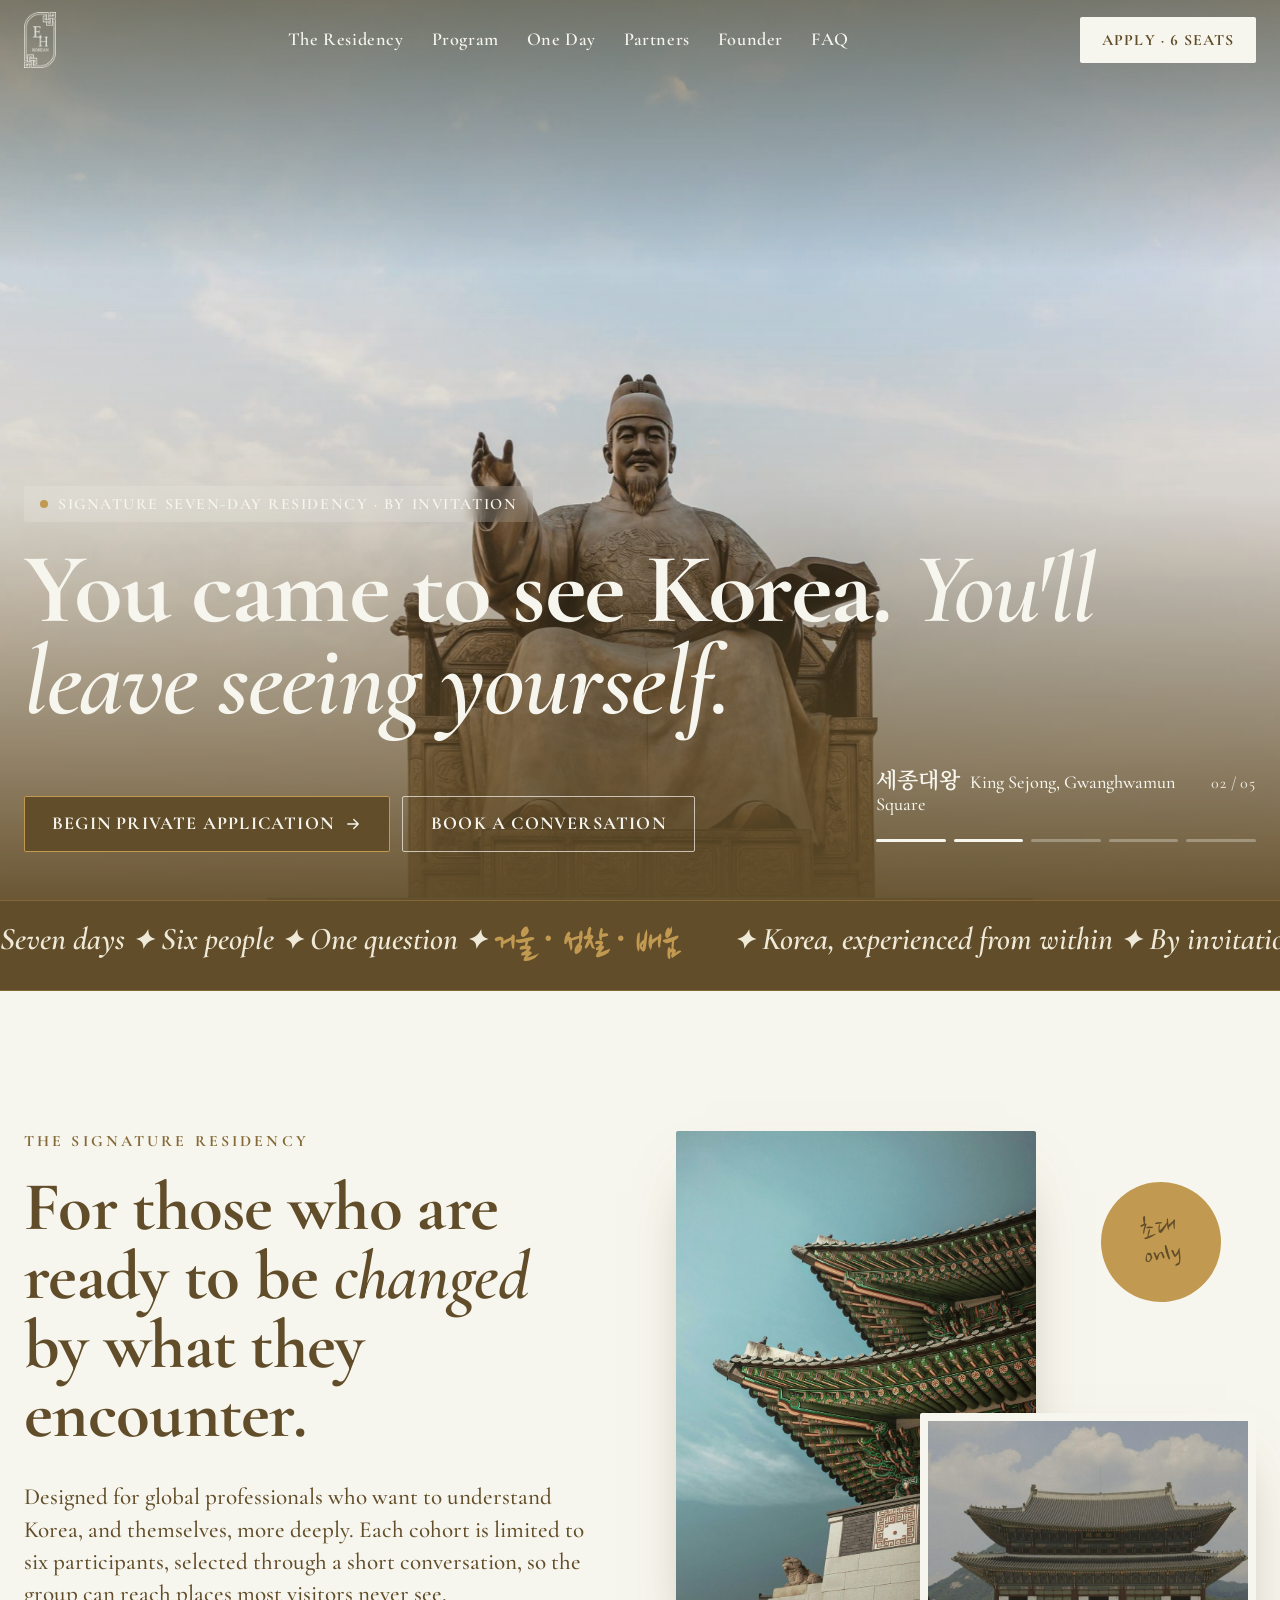
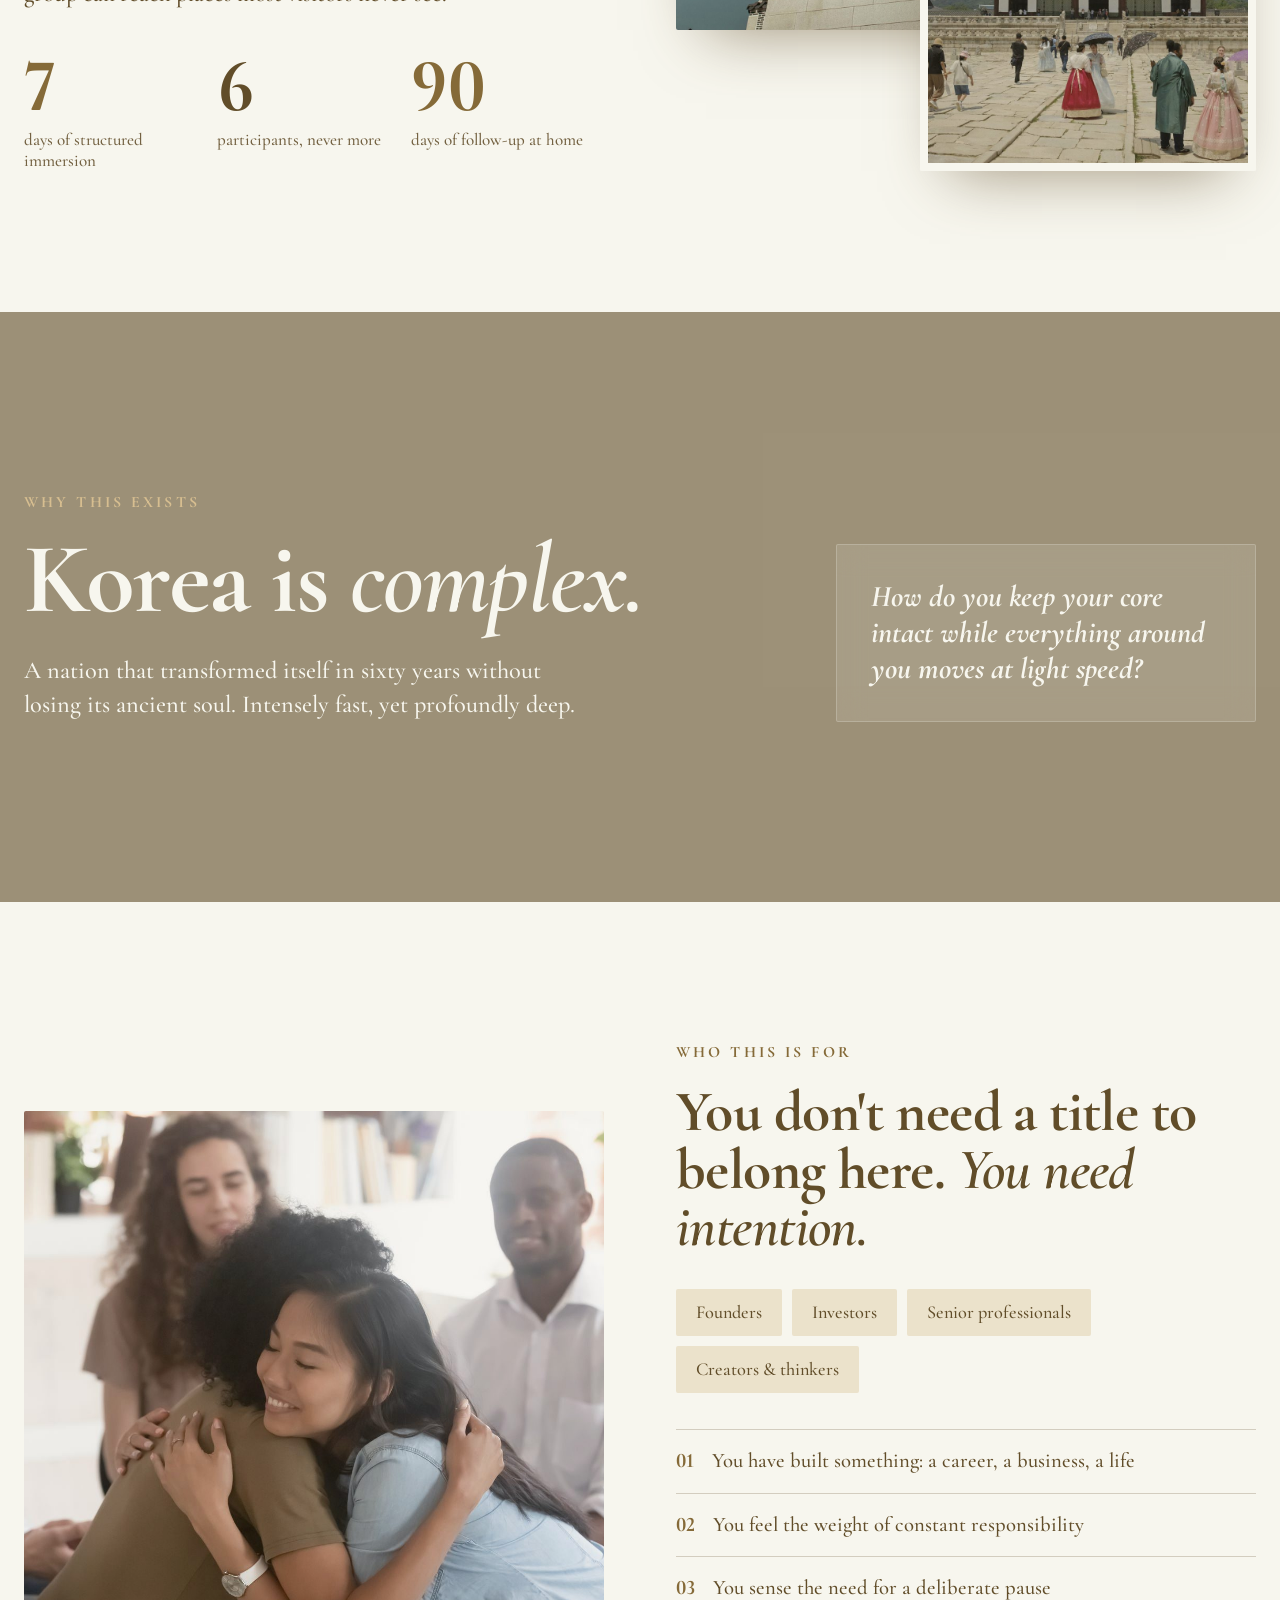
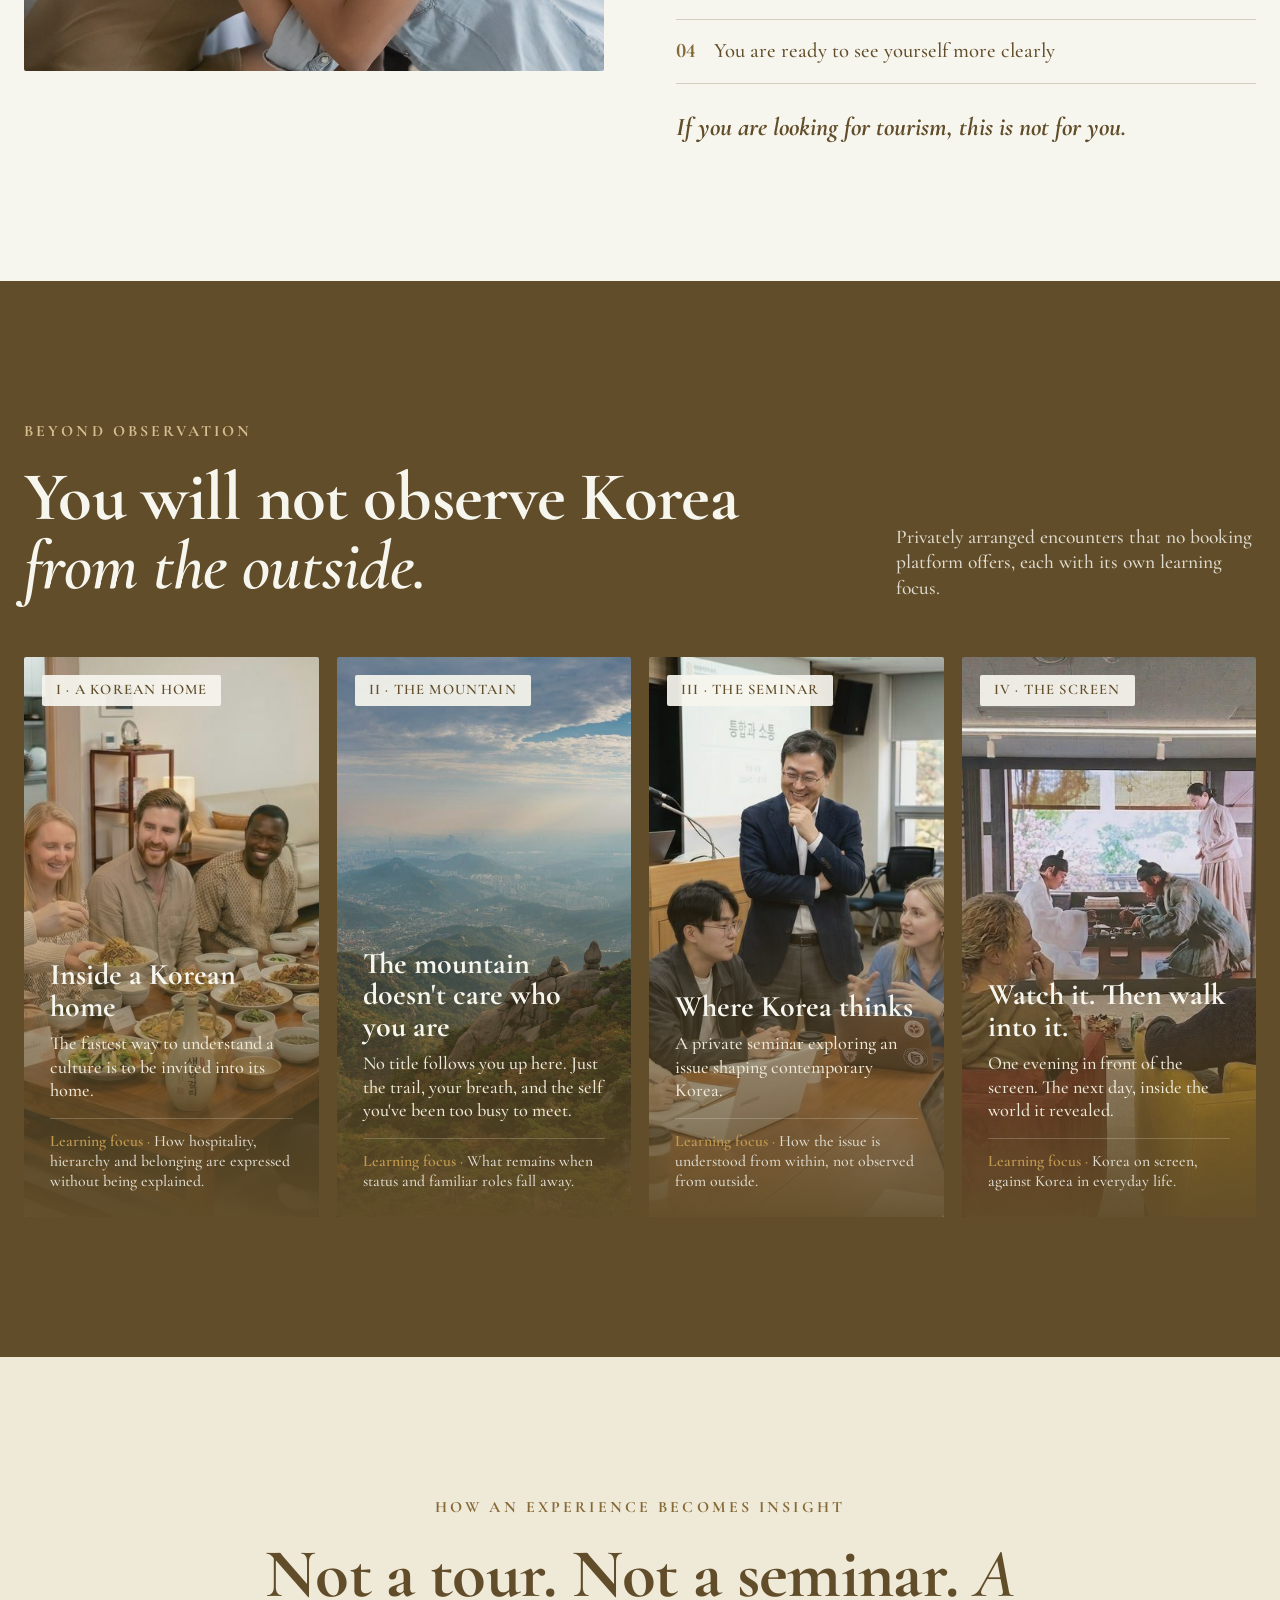
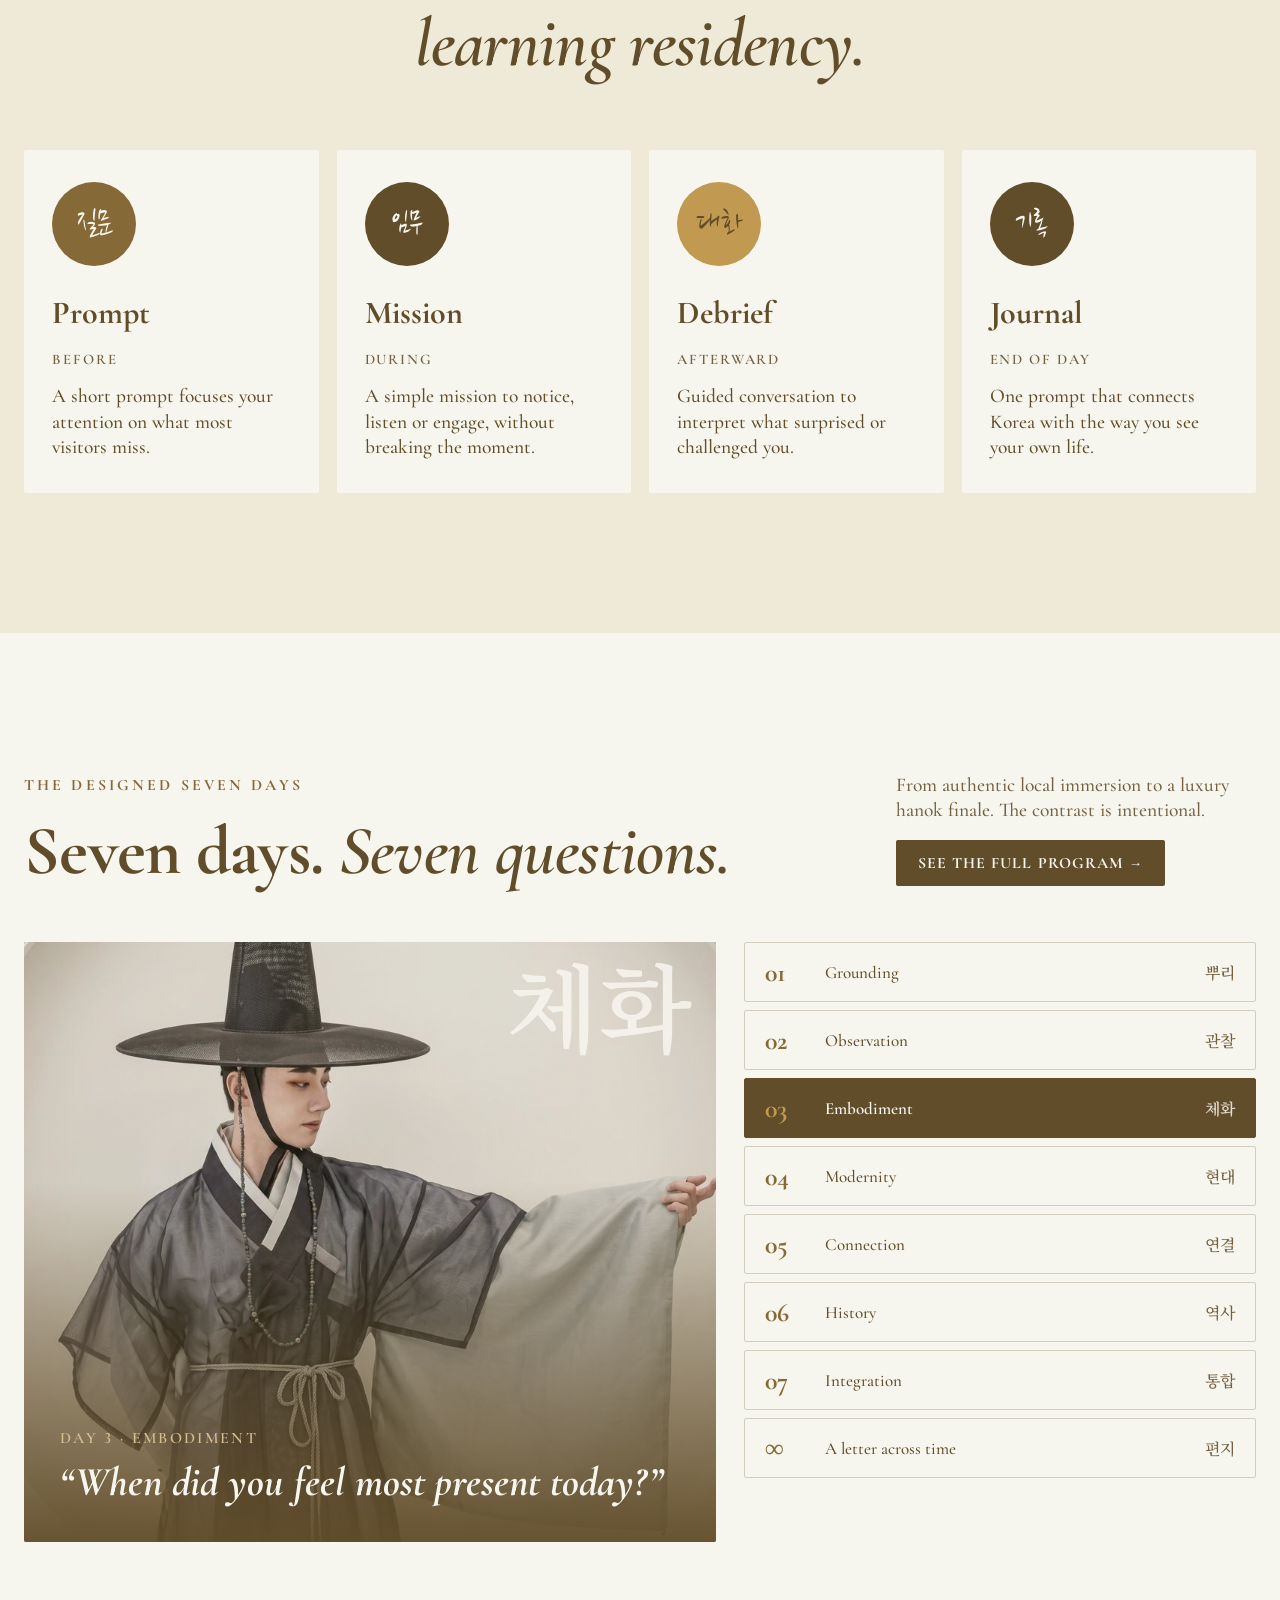
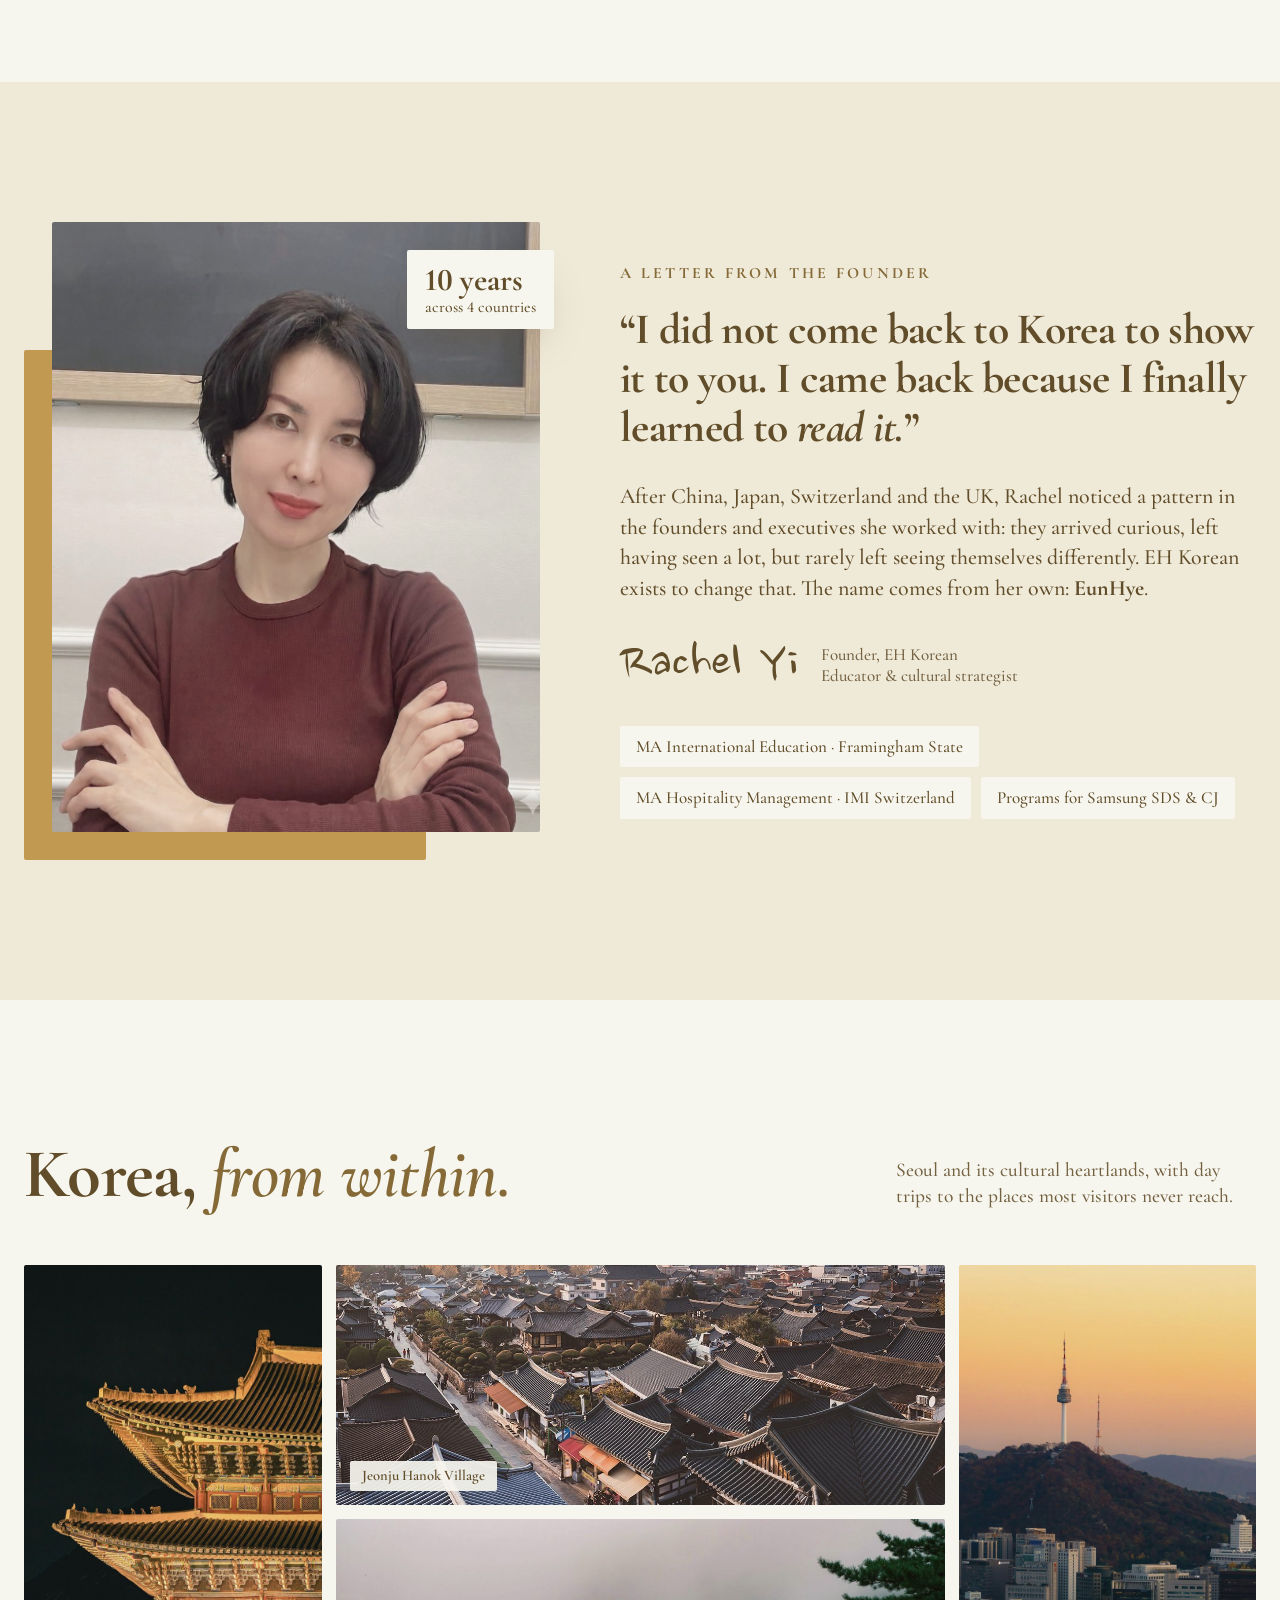
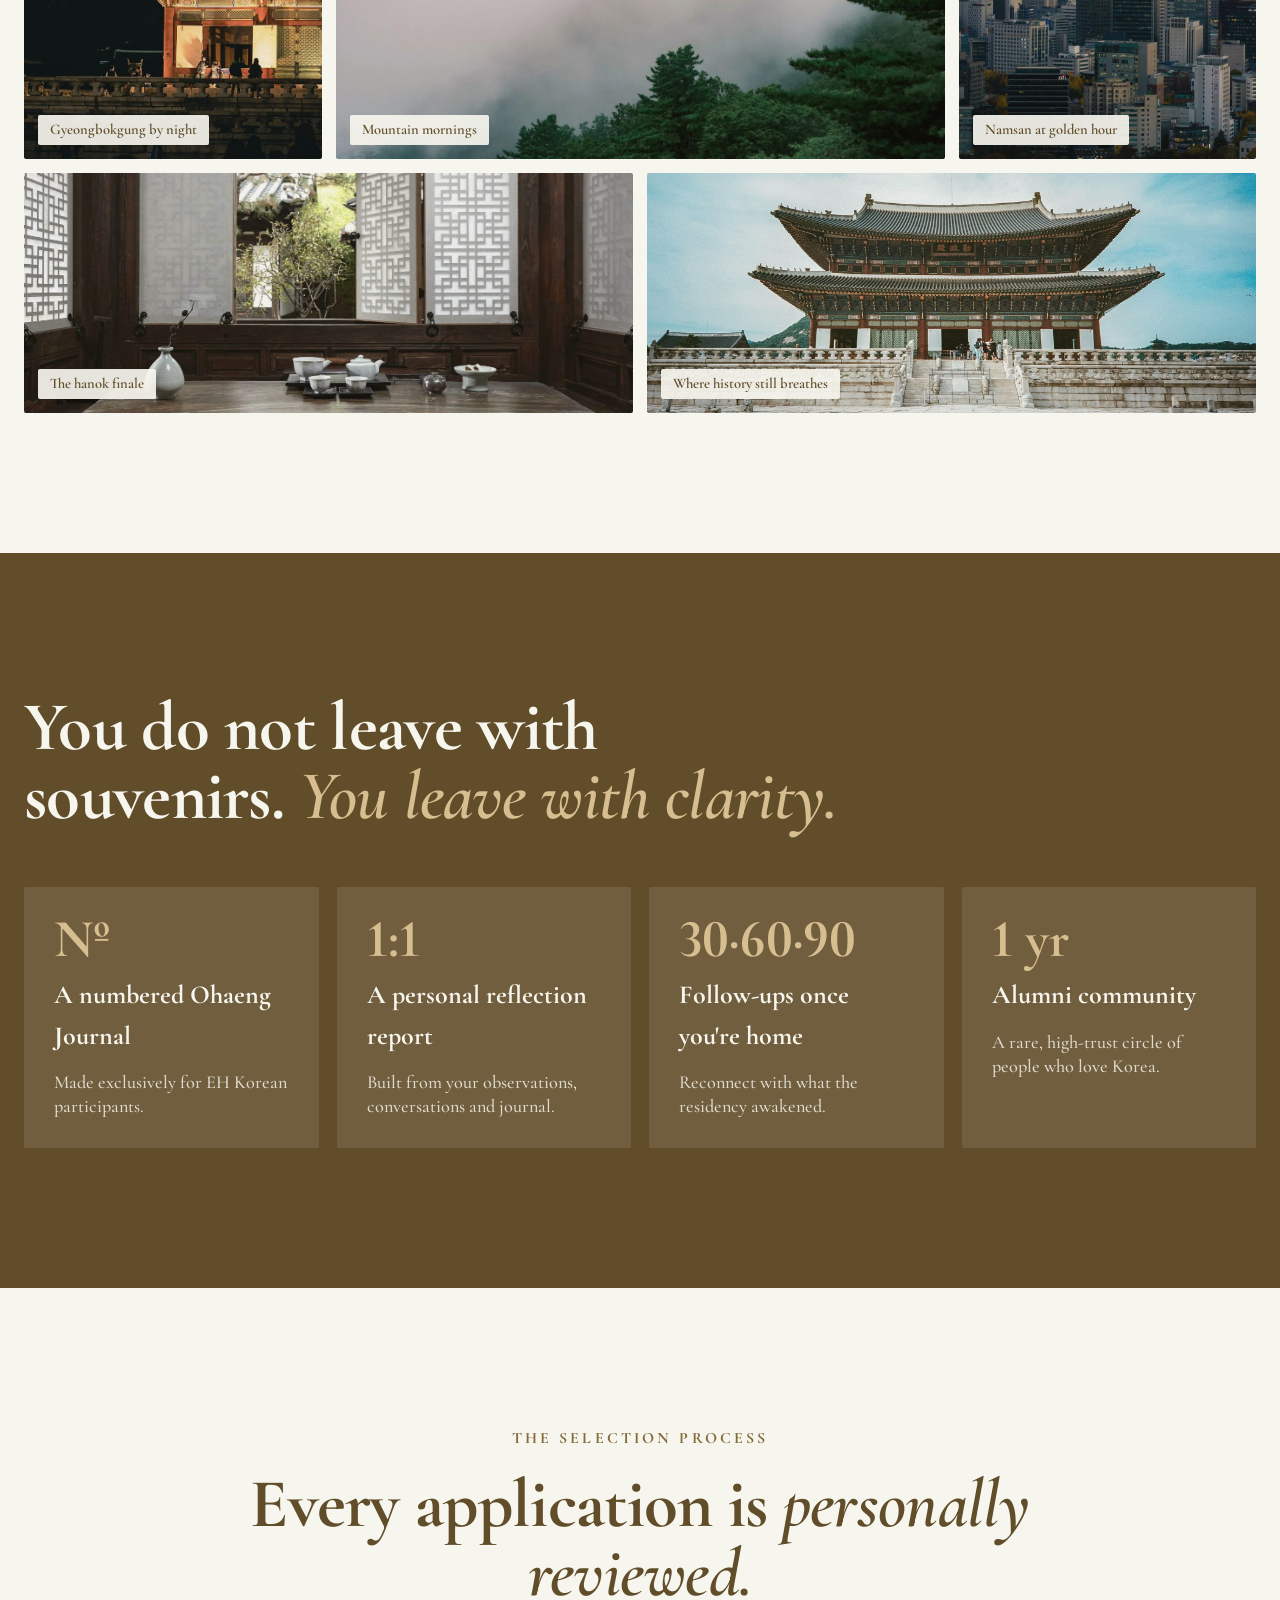
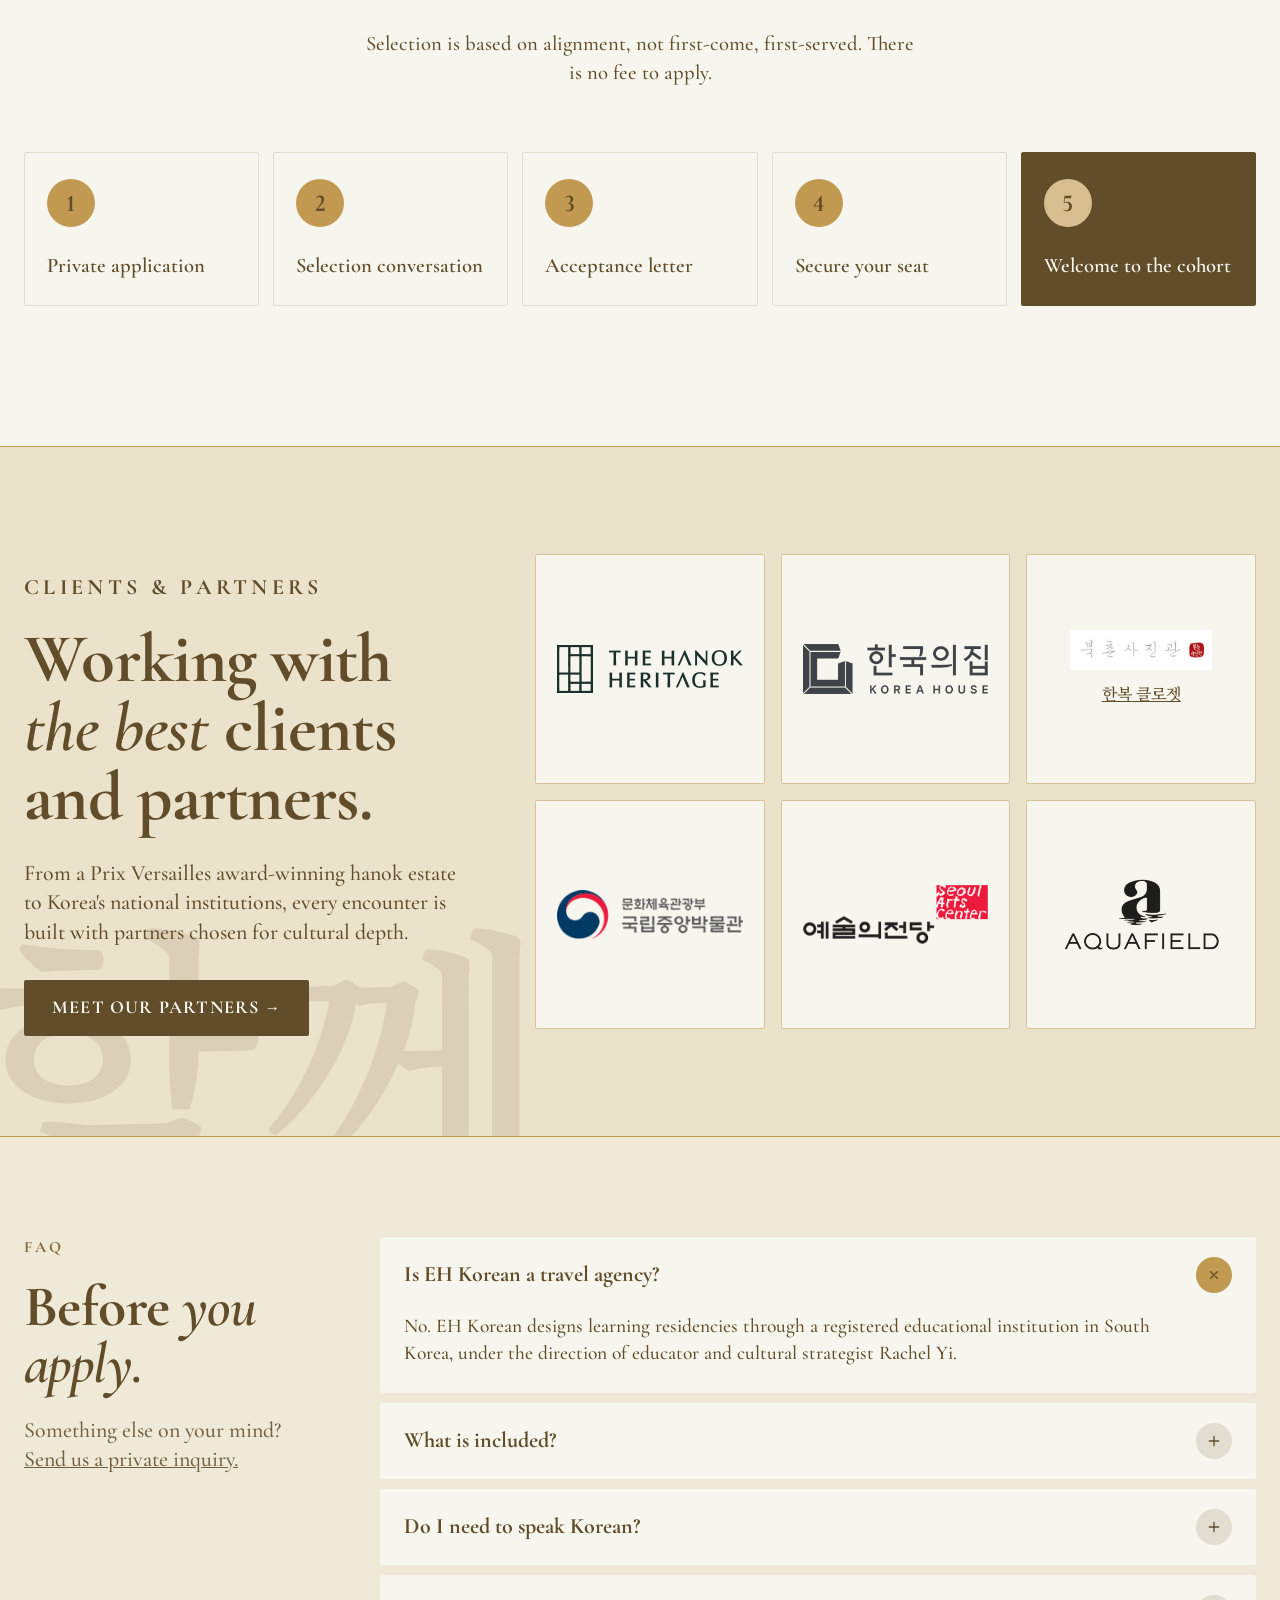
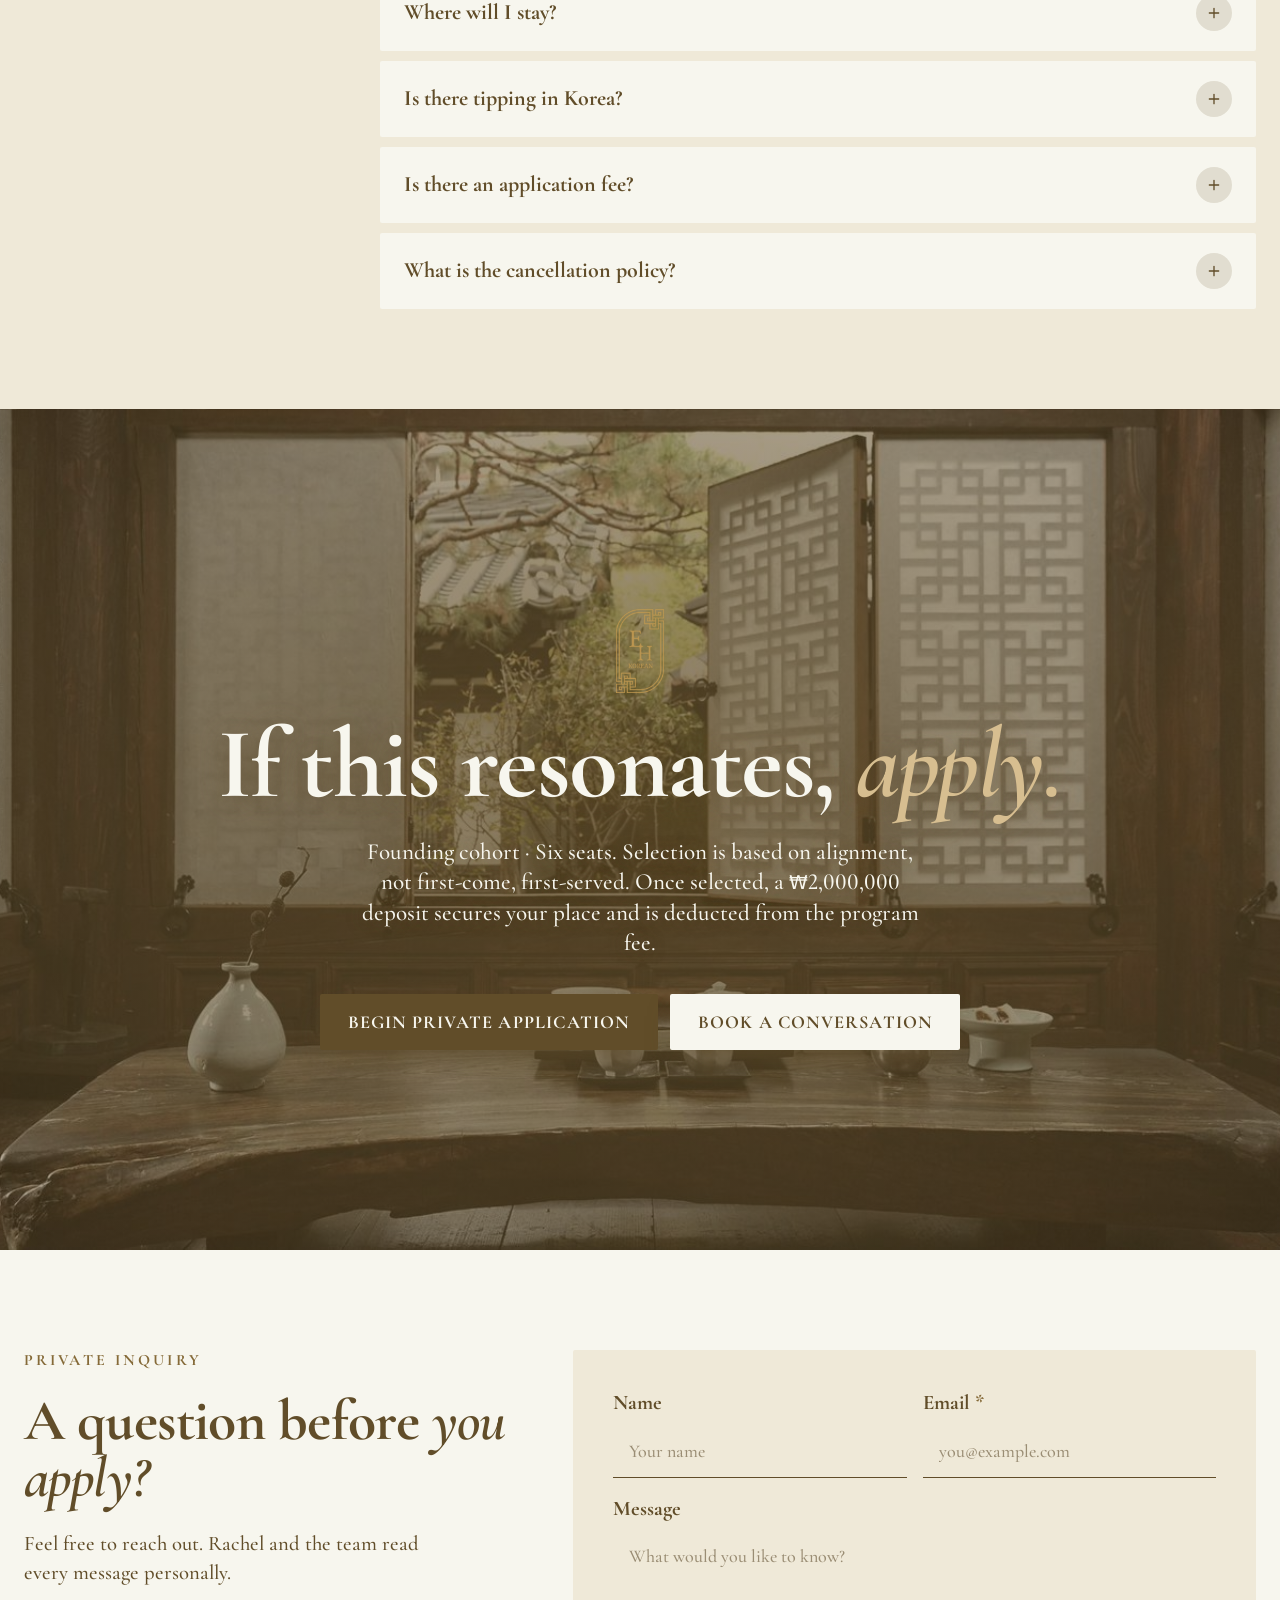
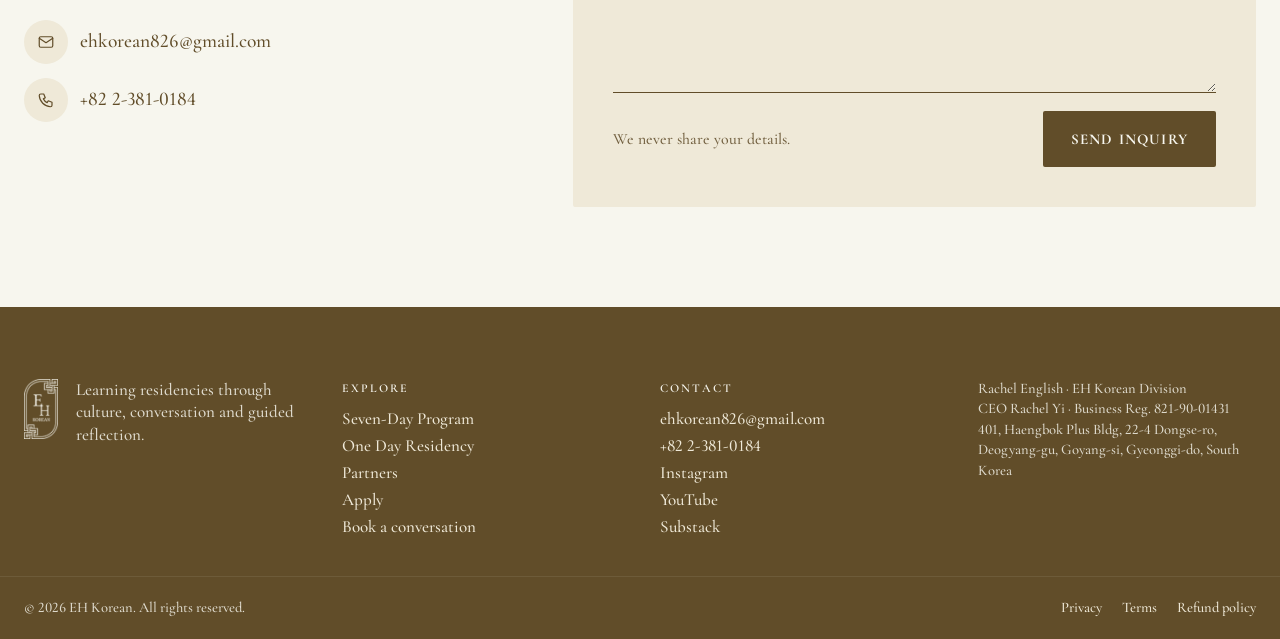
<file: index.html>
<!doctype html>
<html lang="en">
<head>
<meta charset="utf-8">
<meta name="viewport" content="width=device-width, initial-scale=1">
<title>EH Korean | Signature Seven-Day Residency in Korea</title>
<meta name="description" content="A seven-day learning residency in Korea for founders, investors and senior professionals. Six participants, by invitation. You came to see Korea. You'll leave seeing yourself.">
<meta property="og:type" content="website">
<meta property="og:site_name" content="EH Korean">
<meta property="og:title" content="EH Korean: You came to see Korea. You'll leave seeing yourself.">
<meta property="og:description" content="A seven-day learning residency in Korea. Six participants, by invitation.">
<meta property="og:image" content="/images/og-image.jpg?v=2">
<meta name="twitter:card" content="summary_large_image">
<meta name="theme-color" content="#F7F6EE">
<link rel="icon" type="image/png" href="/images/favicon.png?v=2">
<link rel="apple-touch-icon" href="/images/apple-touch-icon.png?v=2">
<link rel="preconnect" href="https://fonts.googleapis.com">
<link rel="preconnect" href="https://fonts.gstatic.com" crossorigin>
<link href="https://fonts.googleapis.com/css2?family=Nanum+Brush+Script&family=Noto+Serif+KR:wght@400;600&display=swap" rel="stylesheet">
<link rel="preload" href="/assets/fonts/cormorant-garamond-latin-700-normal.woff2" as="font" type="font/woff2" crossorigin>
<link rel="stylesheet" href="/assets/css/fonts.css?v=3">
<link rel="stylesheet" href="/assets/css/main.css?v=3">
<link rel="stylesheet" href="/assets/css/home.css?v=3">
</head>
<body>
<a class="skip-link" href="#main">Skip to content</a>

<header class="site-header site-header--overlay">
  <div class="site-header__inner">
    <a class="site-header__logo" href="/" aria-label="EH Korean home">
      <img class="logo-light" src="/images/logo-light.png?v=2" alt="EH Korean">
      <img class="logo-dark" src="/images/logo-dark.png?v=2" alt="EH Korean">
    </a>
    <nav class="site-nav" aria-label="Main">
      <a href="#residency">The Residency</a>
      <a href="/program">Program</a>
      <a href="/one-day">One Day</a>
      <a href="/partners">Partners</a>
      <a href="#founder">Founder</a>
      <a href="#faq">FAQ</a>
    </nav>
    <a class="btn btn--sm site-header__cta" href="/apply">Apply · 6 seats</a>
    <button class="nav-toggle" type="button" aria-label="Menu" aria-expanded="false"><svg width="20" height="20" viewBox="0 0 24 24" fill="none" stroke="currentColor" stroke-width="1.8" stroke-linecap="round" aria-hidden="true"><path d="M4 7h16M4 12h16M4 17h16"/></svg></button>
  </div>
</header>

<main id="main">

<!-- HERO -->
<section class="hero" id="top" aria-label="EH Korean">
  <div class="hero__slide is-on"><img src="/images/hero-hyangwonjeong.jpg?v=2" alt="Hyangwonjeong Pavilion at Gyeongbokgung in autumn" fetchpriority="high"></div>
  <div class="hero__slide"><img src="/images/hero-sejong.jpg?v=2" alt="Statue of King Sejong, Gwanghwamun Square" loading="lazy"></div>
  <div class="hero__slide"><img src="/images/hero-geunjeongjeon.jpg?v=2" alt="Geunjeongjeon Throne Hall, Gyeongbokgung" loading="lazy"></div>
  <div class="hero__slide"><img src="/images/hero-bukhansan.jpg?v=2" alt="Bukhansan at golden hour" loading="lazy"></div>
  <div class="hero__slide"><img src="/images/hero-seoul-night.jpg?v=2" alt="Seoul skyline after dark" loading="lazy"></div>

  <div class="hero__content">
    <div class="wrap">
      <p class="pill in-1"><span class="pill__dot"></span>Signature seven-day residency · By invitation</p>
      <h1 class="display display--xl in-2" style="margin-top:22px">You came to see Korea. <em>You'll leave seeing yourself.</em></h1>
      <div class="hero__bottom in-3">
        <div class="btn-row">
          <a class="btn btn--accent" href="/apply">Begin private application <svg width="18" height="18" viewBox="0 0 24 24" fill="none" stroke="currentColor" stroke-width="1.8" stroke-linecap="round" stroke-linejoin="round" aria-hidden="true"><path d="M5 12h14M13 6l6 6-6 6"/></svg></a>
          <a class="btn btn--ghost-light" href="/book">Book a conversation</a>
        </div>
        <div class="hero__caption-wrap">
          <div class="hero__caption" aria-live="polite">
            <p><span class="kr" data-hero-ko>향원정</span><span data-hero-en>Hyangwonjeong Pavilion, Gyeongbokgung</span></p>
            <p class="hero__count"><span data-hero-n>01</span> / 05</p>
          </div>
          <div class="hero__bars">
            <button class="hero__bar is-on" type="button" aria-label="Slide 1"><span><i></i></span></button>
            <button class="hero__bar" type="button" aria-label="Slide 2"><span><i></i></span></button>
            <button class="hero__bar" type="button" aria-label="Slide 3"><span><i></i></span></button>
            <button class="hero__bar" type="button" aria-label="Slide 4"><span><i></i></span></button>
            <button class="hero__bar" type="button" aria-label="Slide 5"><span><i></i></span></button>
          </div>
        </div>
      </div>
    </div>
  </div>
</section>

<!-- MARQUEE -->
<div class="marquee" aria-hidden="true">
  <div class="marquee__track">
    <span>Seven days ✦ Six people ✦ One question ✦ <span class="brush">거울 · 성찰 · 배움</span> ✦ Korea, experienced from within ✦ By invitation only ✦</span>
    <span>Seven days ✦ Six people ✦ One question ✦ <span class="brush">거울 · 성찰 · 배움</span> ✦ Korea, experienced from within ✦ By invitation only ✦</span>
  </div>
</div>

<!-- INTRO -->
<section class="section" id="residency">
  <div class="wrap split">
    <div class="reveal">
      <p class="eyebrow">The Signature Residency</p>
      <h2 class="display">For those who are ready to be <em class="em-celadon">changed</em> by what they encounter.</h2>
      <p class="lead" style="margin-top:32px;max-width:560px">Designed for global professionals who want to understand Korea, and themselves, more deeply. Each cohort is limited to six participants, selected through a short conversation, so the group can reach places most visitors never see.</p>
      <div class="stats">
        <div><strong style="color:var(--accent)">7</strong><span>days of structured immersion</span></div>
        <div><strong style="color:var(--celadon)">6</strong><span>participants, never more</span></div>
        <div><strong style="color:var(--accent)">90</strong><span>days of follow-up at home</span></div>
      </div>
    </div>
    <div class="collage reveal">
      <div class="collage__a zoom"><img class="cover" src="/images/g-eaves.jpg?v=2" alt="Painted eaves of a palace pavilion" loading="lazy"></div>
      <div class="collage__b zoom"><img class="cover" src="/images/g-hanbok.jpg?v=2" alt="Visitors in hanbok at Gyeongbokgung" loading="lazy"></div>
      <div class="collage__seal" aria-hidden="true">초대<br>only</div>
    </div>
  </div>
</section>

<!-- WHY -->
<section class="parallax">
  <div class="wrap parallax__inner">
    <div class="reveal">
      <p class="eyebrow eyebrow--light">Why this exists</p>
      <h2 class="display display--xl">Korea is <em>complex.</em></h2>
      <p class="lead">A nation that transformed itself in sixty years without losing its ancient soul. Intensely fast, yet profoundly deep.</p>
    </div>
    <p class="glass reveal">How do you keep your core intact while everything around you moves at light speed?</p>
  </div>
</section>

<!-- WHO -->
<section class="section">
  <div class="wrap split">
    <div class="who__img zoom reveal"><img class="cover" src="/images/cohort.jpg?v=2" alt="Participants embracing after a reflection session" loading="lazy"></div>
    <div class="reveal">
      <p class="eyebrow">Who this is for</p>
      <h2 class="display display--md" style="margin-bottom:32px">You don't need a title to belong here. <em class="em-celadon">You need intention.</em></h2>
      <div class="tags">
        <span>Founders</span>
        <span>Investors</span>
        <span>Senior professionals</span>
        <span>Creators &amp; thinkers</span>
      </div>
      <ul class="numlist">
        <li><span>01</span>You have built something: a career, a business, a life</li>
        <li><span>02</span>You feel the weight of constant responsibility</li>
        <li><span>03</span>You sense the need for a deliberate pause</li>
        <li><span>04</span>You are ready to see yourself more clearly</li>
      </ul>
      <p class="quote-line">If you are looking for tourism, this is not for you.</p>
    </div>
  </div>
</section>

<!-- EXPERIENCES -->
<section class="section bg-ink" id="experiences">
  <div class="wrap">
    <div class="section-head reveal">
      <div>
        <p class="eyebrow" style="color:var(--gold-on-dark)">Beyond observation</p>
        <h2 class="display" style="max-width:820px">You will not observe Korea <em>from the outside.</em></h2>
      </div>
      <p class="section-head__aside">Privately arranged encounters that no booking platform offers, each with its own learning focus.</p>
    </div>
    <div class="cards-4">
      <article class="exp-card zoom shade-bottom reveal">
        <img class="cover" src="/images/exp-home.jpg?v=2" alt="Guests sharing a meal on the floor of a Korean home" loading="lazy">
        <span class="exp-card__tag">I · A KOREAN HOME</span>
        <div class="exp-card__body">
          <h3>Inside a Korean home</h3>
          <p>The fastest way to understand a culture is to be invited into its home.</p>
          <p class="focus"><strong>Learning focus ·</strong> How hospitality, hierarchy and belonging are expressed without being explained.</p>
        </div>
      </article>
      <article class="exp-card zoom shade-bottom reveal">
        <img class="cover" src="/images/exp-mountain.jpg?v=2" alt="View over Korean mountain ridges" loading="lazy">
        <span class="exp-card__tag">II · THE MOUNTAIN</span>
        <div class="exp-card__body">
          <h3>The mountain doesn't care who you are</h3>
          <p>No title follows you up here. Just the trail, your breath, and the self you've been too busy to meet.</p>
          <p class="focus"><strong>Learning focus ·</strong> What remains when status and familiar roles fall away.</p>
        </div>
      </article>
      <article class="exp-card zoom shade-bottom reveal">
        <img class="cover" src="/images/exp-think.jpg?v=2" alt="Private seminar around a table" loading="lazy">
        <span class="exp-card__tag">III · THE SEMINAR</span>
        <div class="exp-card__body">
          <h3>Where Korea thinks</h3>
          <p>A private seminar exploring an issue shaping contemporary Korea.</p>
          <p class="focus"><strong>Learning focus ·</strong> How the issue is understood from within, not observed from outside.</p>
        </div>
      </article>
      <article class="exp-card zoom shade-bottom reveal">
        <img class="cover" src="/images/exp-screen.jpg?v=2" alt="Participants watching a Korean drama on a large screen" loading="lazy">
        <span class="exp-card__tag">IV · THE SCREEN</span>
        <div class="exp-card__body">
          <h3>Watch it. Then walk into it.</h3>
          <p>One evening in front of the screen. The next day, inside the world it revealed.</p>
          <p class="focus"><strong>Learning focus ·</strong> Korea on screen, against Korea in everyday life.</p>
        </div>
      </article>
    </div>
  </div>
</section>

<!-- METHOD -->
<section class="section bg-sand">
  <div class="wrap">
    <div class="center-block reveal">
      <p class="eyebrow">How an experience becomes insight</p>
      <h2 class="display">Not a tour. Not a seminar. <em class="em-celadon">A learning residency.</em></h2>
    </div>
    <div class="cards-4 cards-4--tight">
      <div class="method-card reveal"><span class="method-card__seal" style="background:var(--accent);color:var(--bg)">질문</span><h3>Prompt</h3><p class="when">Before</p><p>A short prompt focuses your attention on what most visitors miss.</p></div>
      <div class="method-card reveal"><span class="method-card__seal" style="background:var(--ink);color:var(--bg)">임무</span><h3>Mission</h3><p class="when">During</p><p>A simple mission to notice, listen or engage, without breaking the moment.</p></div>
      <div class="method-card reveal"><span class="method-card__seal" style="background:var(--brand-gold);color:var(--on-gold)">대화</span><h3>Debrief</h3><p class="when">Afterward</p><p>Guided conversation to interpret what surprised or challenged you.</p></div>
      <div class="method-card reveal"><span class="method-card__seal" style="background:var(--deep);color:var(--bg)">기록</span><h3>Journal</h3><p class="when">End of day</p><p>One prompt that connects Korea with the way you see your own life.</p></div>
    </div>
  </div>
</section>

<!-- SEVEN DAYS -->
<section class="section" id="days">
  <div class="wrap">
    <div class="section-head reveal">
      <div>
        <p class="eyebrow">The designed seven days</p>
        <h2 class="display">Seven days. <em class="em-celadon">Seven questions.</em></h2>
      </div>
      <div class="section-head__aside" style="display:flex;flex-direction:column;align-items:flex-start;gap:16px">
        <p>From authentic local immersion to a luxury hanok finale. The contrast is intentional.</p>
        <a class="btn btn--ink btn--sm" href="/program">See the full program →</a>
      </div>
    </div>
    <div class="days">
      <div class="days__visual" data-days-visual>
        <span class="days__kr" aria-hidden="true" data-days-ko></span>
        <div class="days__text">
          <p class="days__meta" data-days-meta></p>
          <p class="days__q" data-days-q></p>
        </div>
      </div>
      <div class="days__list" role="tablist" aria-label="Residency days" data-days-list></div>
    </div>
  </div>
</section>

<!-- FOUNDER -->
<section class="section bg-sand" id="founder">
  <div class="wrap split" style="gap:80px">
    <div class="founder__photo reveal" style="flex:1 1 400px">
      <div class="founder__frame zoom"><img class="cover" src="/images/rachel.jpg?v=2" alt="Rachel Yi, founder of EH Korean" loading="lazy"></div>
      <span class="founder__badge"><strong>10 years</strong>across 4 countries</span>
    </div>
    <div class="reveal" style="flex:1 1 520px">
      <p class="eyebrow">A letter from the founder</p>
      <p class="founder__quote">“I did not come back to Korea to show it to you. I came back because I finally learned to <em class="em-celadon">read it.</em>”</p>
      <p class="lead" style="margin-top:30px;font-size:18px">After China, Japan, Switzerland and the UK, Rachel noticed a pattern in the founders and executives she worked with: they arrived curious, left having seen a lot, but rarely left seeing themselves differently. EH Korean exists to change that. The name comes from her own: <strong>EunHye</strong>.</p>
      <div class="founder__sign">
        <span class="brush">Rachel Yi</span>
        <span class="muted" style="font-size:14px;line-height:1.5">Founder, EH Korean<br>Educator &amp; cultural strategist</span>
      </div>
      <div class="chips">
        <span>MA International Education · Framingham State</span>
        <span>MA Hospitality Management · IMI Switzerland</span>
        <span>Programs for Samsung SDS &amp; CJ</span>
      </div>
    </div>
  </div>
</section>

<!-- GALLERY -->
<section class="section">
  <div class="wrap">
    <div class="section-head reveal">
      <h2 class="display">Korea, <em class="em-accent">from within.</em></h2>
      <p class="section-head__aside">Seoul and its cultural heartlands, with day trips to the places most visitors never reach.</p>
    </div>
    <div class="mosaic">
      <figure class="m1 zoom reveal"><img class="cover" src="/images/g-palace-night.jpg?v=2" alt="Gyeongbokgung Palace at night" loading="lazy"><figcaption>Gyeongbokgung by night</figcaption></figure>
      <figure class="m2 zoom reveal"><img class="cover" src="/images/g-jeonju.jpg?v=2" alt="Rooftops of Jeonju Hanok Village" loading="lazy"><figcaption>Jeonju Hanok Village</figcaption></figure>
      <figure class="m3 zoom reveal"><img class="cover" src="/images/g-namsan.jpg?v=2" alt="Namsan Tower over Seoul at sunset" loading="lazy"><figcaption>Namsan at golden hour</figcaption></figure>
      <figure class="m4 zoom reveal"><img class="cover" src="/images/g-fog.jpg?v=2" alt="Pine forest in mountain fog" loading="lazy"><figcaption>Mountain mornings</figcaption></figure>
      <figure class="m5 zoom reveal"><img class="cover" src="/images/g-hanok-interior.jpg?v=2" alt="Tea table in a hanok facing a garden" loading="lazy"><figcaption>The hanok finale</figcaption></figure>
      <figure class="m6 zoom reveal"><img class="cover" src="/images/hero-geunjeongjeon.jpg?v=2" alt="Geunjeongjeon Hall at Gyeongbokgung" loading="lazy"><figcaption>Where history still breathes</figcaption></figure>
    </div>
  </div>
</section>

<!-- TAKEAWAYS -->
<section class="section bg-celadon">
  <div class="wrap">
    <div class="section-head reveal">
      <h2 class="display" style="max-width:820px">You do not leave with souvenirs. <em class="em-gold">You leave with clarity.</em></h2>
    </div>
    <div class="cards-4 cards-4--tight">
      <div class="take-card reveal"><strong>Nº</strong><h3>A numbered Ohaeng Journal</h3><p>Made exclusively for EH Korean participants.</p></div>
      <div class="take-card reveal"><strong>1:1</strong><h3>A personal reflection report</h3><p>Built from your observations, conversations and journal.</p></div>
      <div class="take-card reveal"><strong>30·60·90</strong><h3>Follow-ups once you're home</h3><p>Reconnect with what the residency awakened.</p></div>
      <div class="take-card reveal"><strong>1 yr</strong><h3>Alumni community</h3><p>A rare, high-trust circle of people who love Korea.</p></div>
    </div>
  </div>
</section>

<!-- SELECTION -->
<section class="section">
  <div class="wrap">
    <div class="center-block reveal" style="margin-bottom:64px">
      <p class="eyebrow">The selection process</p>
      <h2 class="display">Every application is <em class="em-celadon">personally reviewed.</em></h2>
      <p class="lead" style="margin:22px auto 0;font-size:17px;max-width:560px">Selection is based on alignment, not first-come, first-served. There is no fee to apply.</p>
    </div>
    <ol class="steps5">
      <li class="reveal"><b>1</b>Private application</li>
      <li class="reveal"><b>2</b>Selection conversation</li>
      <li class="reveal"><b>3</b>Acceptance letter</li>
      <li class="reveal"><b>4</b>Secure your seat</li>
      <li class="reveal is-last"><b>5</b>Welcome to the cohort</li>
    </ol>
  </div>
</section>

<!-- PARTNERS -->
<section class="section--tight section bg-olive partners-band" id="partners">
  <span class="partners-band__kr" aria-hidden="true">함께</span>
  <div class="wrap">
    <div class="partners-band__text reveal">
      <p class="eyebrow" style="color:var(--on-gold)">Clients &amp; partners</p>
      <h2 class="display">Working with <em>the best</em> clients and partners.</h2>
      <p>From a Prix Versailles award-winning hanok estate to Korea's national institutions, every encounter is built with partners chosen for cultural depth.</p>
      <a class="btn btn--ink" href="/partners" style="margin-top:32px">Meet our partners →</a>
    </div>
    <div class="logo-grid">
      <a class="logo-tile" href="/partners#hanok-heritage"><img src="/images/partner-hanok-heritage.png?v=2" alt="The Hanok Heritage" loading="lazy"></a>
      <a class="logo-tile" href="/partners#korea-house"><img src="/images/partner-korea-house.png?v=2" alt="Korea House" loading="lazy"></a>
      <a class="logo-tile" href="/partners#bukchon"><img src="/images/partner-bukchon.jpg?v=2" alt="Bukchon Photo Studio" style="max-height:40px" loading="lazy"><span>한복 클로젯</span></a>
      <a class="logo-tile" href="/partners#national-museum"><img src="/images/partner-national-museum.png?v=2" alt="National Museum of Korea" style="max-height:56px" loading="lazy"></a>
      <a class="logo-tile" href="/partners#seoul-arts-center"><img src="/images/partner-seoul-arts-center.png?v=2" alt="Seoul Arts Center" loading="lazy"></a>
      <a class="logo-tile" href="/partners#aquafield"><img src="/images/partner-aquafield.png?v=2" alt="Aquafield" style="max-height:72px" loading="lazy"></a>
    </div>
  </div>
</section>

<!-- FAQ -->
<section class="section--tight section bg-sand" id="faq">
  <div class="wrap faq">
    <div class="faq__head reveal">
      <p class="eyebrow">FAQ</p>
      <h2 class="display display--md">Before <em>you apply.</em></h2>
      <p class="muted" style="margin-top:22px;max-width:320px;line-height:1.6">Something else on your mind? <a href="#inquiry">Send us a private inquiry.</a></p>
    </div>
    <div class="faq__list" data-faq>
      <div class="faq-item">
        <button type="button" aria-expanded="true" aria-controls="faq-1"><span>Is EH Korean a travel agency?</span><span class="faq-item__icon" aria-hidden="true"><svg width="16" height="16" viewBox="0 0 24 24" fill="none" stroke="currentColor" stroke-width="2" stroke-linecap="round"><path d="M12 5v14M5 12h14"/></svg></span></button>
        <div class="faq-item__panel" id="faq-1">No. EH Korean designs learning residencies through a registered educational institution in South Korea, under the direction of educator and cultural strategist Rachel Yi.</div>
      </div>
      <div class="faq-item">
        <button type="button" aria-expanded="false" aria-controls="faq-2"><span>What is included?</span><span class="faq-item__icon" aria-hidden="true"><svg width="16" height="16" viewBox="0 0 24 24" fill="none" stroke="currentColor" stroke-width="2" stroke-linecap="round"><path d="M12 5v14M5 12h14"/></svg></span></button>
        <div class="faq-item__panel" id="faq-2" hidden>Privately arranged encounters, the Prompt–Mission–Debrief–Journal process, a dedicated team for six participants, a numbered Ohaeng Journal, a personal reflection report and follow-ups at 30, 60 and 90 days. Accommodation, scheduled meals, private transport, seminars and materials are included.</div>
      </div>
      <div class="faq-item">
        <button type="button" aria-expanded="false" aria-controls="faq-3"><span>Do I need to speak Korean?</span><span class="faq-item__icon" aria-hidden="true"><svg width="16" height="16" viewBox="0 0 24 24" fill="none" stroke="currentColor" stroke-width="2" stroke-linecap="round"><path d="M12 5v14M5 12h14"/></svg></span></button>
        <div class="faq-item__panel" id="faq-3" hidden>No. The program runs in English, so conversational English is required. Knowing some Korean is a lovely plus.</div>
      </div>
      <div class="faq-item">
        <button type="button" aria-expanded="false" aria-controls="faq-4"><span>Where will I stay?</span><span class="faq-item__icon" aria-hidden="true"><svg width="16" height="16" viewBox="0 0 24 24" fill="none" stroke="currentColor" stroke-width="2" stroke-linecap="round"><path d="M12 5v14M5 12h14"/></svg></span></button>
        <div class="faq-item__panel" id="faq-4" hidden>A quiet, comfortable base in Seoul, because the residency is where you actually live. On the final night, a carefully selected luxury hanok estate in the mountains.</div>
      </div>
      <div class="faq-item">
        <button type="button" aria-expanded="false" aria-controls="faq-5"><span>Is there tipping in Korea?</span><span class="faq-item__icon" aria-hidden="true"><svg width="16" height="16" viewBox="0 0 24 24" fill="none" stroke="currentColor" stroke-width="2" stroke-linecap="round"><path d="M12 5v14M5 12h14"/></svg></span></button>
        <div class="faq-item__panel" id="faq-5" hidden>Tipping isn't expected in Korea. Warm words mean the world to our team, and on the final day a guest satisfaction survey lets the most appreciated staff be formally rewarded by EH Korean.</div>
      </div>
      <div class="faq-item">
        <button type="button" aria-expanded="false" aria-controls="faq-6"><span>Is there an application fee?</span><span class="faq-item__icon" aria-hidden="true"><svg width="16" height="16" viewBox="0 0 24 24" fill="none" stroke="currentColor" stroke-width="2" stroke-linecap="round"><path d="M12 5v14M5 12h14"/></svg></span></button>
        <div class="faq-item__panel" id="faq-6" hidden>No. Once selected, a non-refundable deposit of ₩2,000,000 (about USD 1,400) secures your seat and is deducted from the total program fee.</div>
      </div>
      <div class="faq-item">
        <button type="button" aria-expanded="false" aria-controls="faq-7"><span>What is the cancellation policy?</span><span class="faq-item__icon" aria-hidden="true"><svg width="16" height="16" viewBox="0 0 24 24" fill="none" stroke="currentColor" stroke-width="2" stroke-linecap="round"><path d="M12 5v14M5 12h14"/></svg></span></button>
        <div class="faq-item__panel" id="faq-7" hidden>60 days or more before the start: full refund minus the deposit. 45 to 59 days: 50%. Less than 45 days: no refund. Verified emergencies are reviewed individually.</div>
      </div>
    </div>
  </div>
</section>

<!-- FINAL CTA -->
<section class="final-cta" id="apply">
  <div class="final-cta__inner">
    <img src="/images/logo-gold.png?v=2" alt="" loading="lazy">
    <h2 class="display display--xl">If this resonates, <em class="em-peach">apply.</em></h2>
    <p>Founding cohort · Six seats. Selection is based on alignment, not first-come, first-served. Once selected, a ₩2,000,000 deposit secures your place and is deducted from the program fee.</p>
    <div class="btn-row" style="justify-content:center;margin-top:10px">
      <a class="btn btn--accent" href="/apply">Begin private application</a>
      <a class="btn btn--white" href="/book">Book a conversation</a>
    </div>
  </div>
</section>

<!-- PRIVATE INQUIRY -->
<section class="section--tight section" id="inquiry">
  <div class="wrap inquiry">
    <div class="inquiry__text reveal">
      <p class="eyebrow">Private inquiry</p>
      <h2 class="display display--md">A question before <em class="em-celadon">you apply?</em></h2>
      <p class="lead">Feel free to reach out. Rachel and the team read every message personally.</p>
      <div class="contact-links">
        <a href="mailto:ehkorean826@gmail.com"><span aria-hidden="true"><svg width="18" height="18" viewBox="0 0 24 24" fill="none" stroke="currentColor" stroke-width="1.6" stroke-linecap="round" stroke-linejoin="round"><rect x="3" y="5" width="18" height="14" rx="2"/><path d="M3 7l9 6 9-6"/></svg></span>ehkorean826@gmail.com</a>
        <a href="tel:+8223810184"><span aria-hidden="true"><svg width="18" height="18" viewBox="0 0 24 24" fill="none" stroke="currentColor" stroke-width="1.6" stroke-linecap="round" stroke-linejoin="round"><path d="M5 4h4l2 5-2.5 1.5a11 11 0 0 0 5 5L15 13l5 2v4a2 2 0 0 1-2 2A16 16 0 0 1 3 6a2 2 0 0 1 2-2"/></svg></span>+82 2-381-0184</a>
      </div>
    </div>
    <div class="inquiry__card reveal">
      <form data-inquiry novalidate>
        <div class="grid-2">
          <div class="field"><label for="iq-name">Name</label><input class="input" id="iq-name" name="name" type="text" autocomplete="name" placeholder="Your name"></div>
          <div class="field"><label for="iq-email">Email <span class="req">*</span></label><input class="input" id="iq-email" name="email" type="email" autocomplete="email" placeholder="you@example.com" required></div>
        </div>
        <div class="field"><label for="iq-msg">Message</label><textarea class="input" id="iq-msg" name="message" rows="6" placeholder="What would you like to know?"></textarea></div>
        <div class="inquiry__foot">
          <p class="muted" style="font-size:13px" data-form-note>We never share your details.</p>
          <button class="btn btn--ink" type="submit">Send inquiry</button>
        </div>
      </form>
      <div class="success" data-inquiry-success hidden>
        <span class="success__icon"><svg width="30" height="30" viewBox="0 0 24 24" fill="none" stroke="currentColor" stroke-width="2" stroke-linecap="round" stroke-linejoin="round" aria-hidden="true"><path d="M5 12l5 5L19 7"/></svg></span>
        <h2>Thank you.</h2>
        <p class="muted">Your message has been sent. We usually reply within two days.</p>
      </div>
    </div>
  </div>
</section>

</main>

<footer class="site-footer">
  <div class="wrap site-footer__grid">
    <div class="site-footer__brand"><img src="/images/logo-light.png?v=2" alt="EH Korean" loading="lazy"><p>Learning residencies through culture, conversation and guided reflection.</p></div>
    <div>
      <h3>Explore</h3>
      <ul><li><a href="/program">Seven-Day Program</a></li><li><a href="/one-day">One Day Residency</a></li><li><a href="/partners">Partners</a></li><li><a href="/apply">Apply</a></li><li><a href="/book">Book a conversation</a></li></ul>
    </div>
    <div>
      <h3>Contact</h3>
      <ul><li><a href="mailto:ehkorean826@gmail.com">ehkorean826@gmail.com</a></li><li><a href="tel:+8223810184">+82 2-381-0184</a></li><li><a href="https://www.instagram.com/ehkorean826/" rel="noopener">Instagram</a></li><li><a href="https://www.youtube.com/@EunhyeYi-y2c" rel="noopener">YouTube</a></li><li><a href="https://substack.com/@ehkorean" rel="noopener">Substack</a></li></ul>
    </div>
    <p class="site-footer__legal">Rachel English · EH Korean Division<br>CEO Rachel Yi · Business Reg. 821-90-01431<br>401, Haengbok Plus Bldg, 22-4 Dongse-ro, Deogyang-gu, Goyang-si, Gyeonggi-do, South Korea</p>
  </div>
  <div class="wrap site-footer__bottom">
    <span>© <span data-year>2026</span> EH Korean. All rights reserved.</span>
    <nav aria-label="Legal"><a href="#">Privacy</a><a href="#">Terms</a><a href="#">Refund policy</a></nav>
  </div>
</footer>

<script src="/assets/js/config.js?v=3"></script>
<script src="/assets/js/main.js?v=3"></script>
<script src="/assets/js/home.js?v=3"></script>
</body>
</html>
</file>
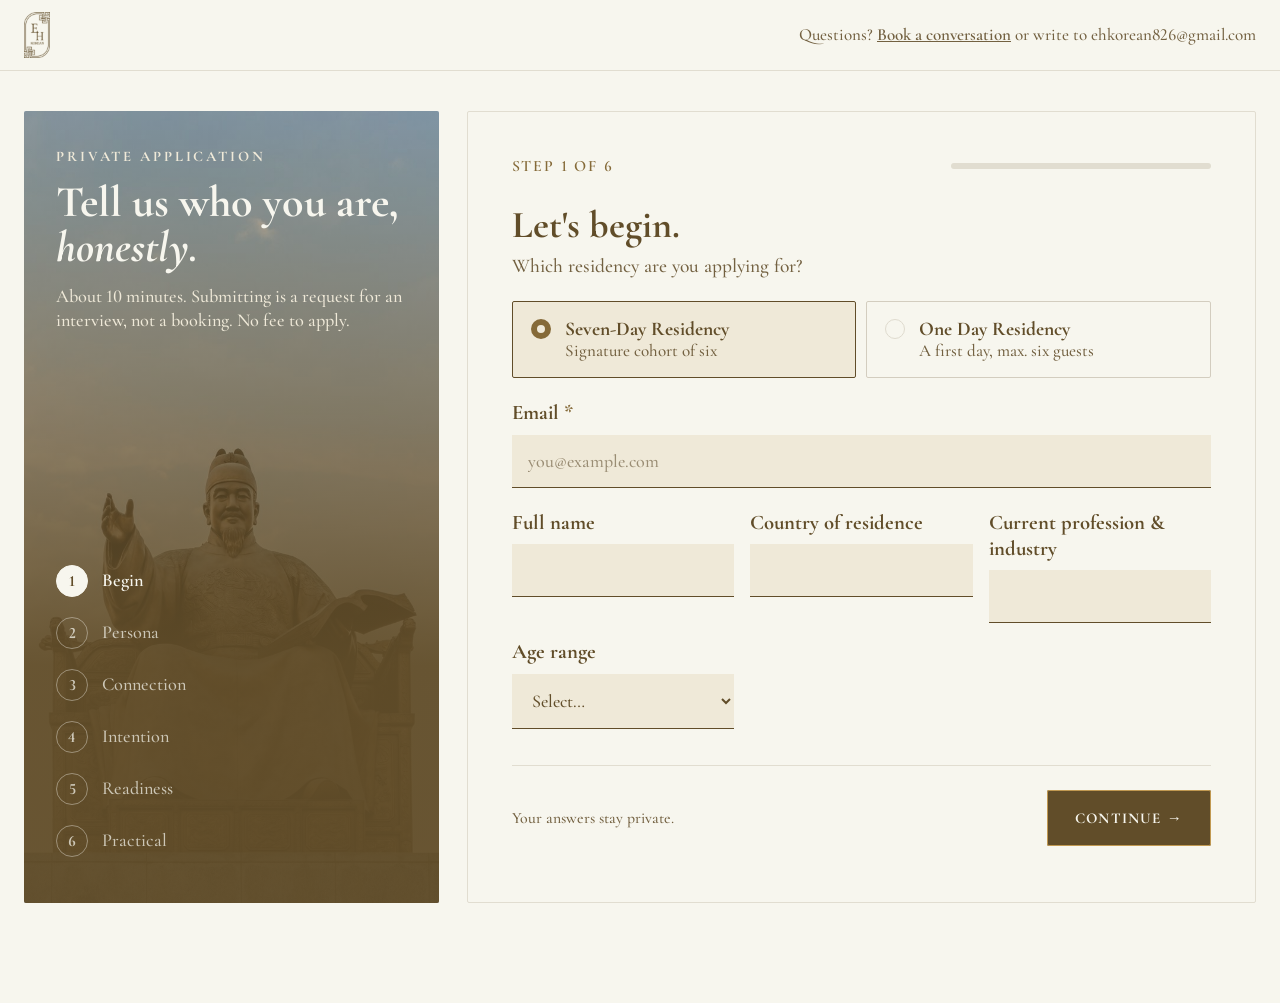
<file: apply.html>
<!doctype html>
<html lang="en">
<head>
<meta charset="utf-8">
<meta name="viewport" content="width=device-width, initial-scale=1">
<title>Private Application | EH Korean</title>
<meta name="description" content="Apply for the EH Korean Seven-Day Residency or One Day Residency. Every application is personally reviewed. No fee to apply.">
<meta property="og:title" content="Private Application | EH Korean">
<meta property="og:image" content="/images/og-image.jpg?v=2">
<meta name="robots" content="noindex">
<meta name="theme-color" content="#F7F6EE">
<link rel="icon" type="image/png" href="/images/favicon.png?v=2">
<link rel="apple-touch-icon" href="/images/apple-touch-icon.png?v=2">
<link rel="preconnect" href="https://fonts.googleapis.com">
<link rel="preconnect" href="https://fonts.gstatic.com" crossorigin>
<link href="https://fonts.googleapis.com/css2?family=Nanum+Brush+Script&family=Noto+Serif+KR:wght@400;600&display=swap" rel="stylesheet">
<link rel="preload" href="/assets/fonts/cormorant-garamond-latin-700-normal.woff2" as="font" type="font/woff2" crossorigin>
<link rel="stylesheet" href="/assets/css/fonts.css?v=3">
<link rel="stylesheet" href="/assets/css/main.css?v=3">
<link rel="stylesheet" href="/assets/css/pages.css?v=3">
</head>
<body>
<a class="skip-link" href="#main">Skip to content</a>

<header class="site-header">
  <div class="site-header__inner">
    <a class="site-header__logo" href="/" aria-label="EH Korean home"><img class="logo-dark" src="/images/logo-dark.png?v=2" alt="EH Korean"></a>
    <p class="muted" style="font-size:14px">Questions? <a href="/book" style="font-weight:600">Book a conversation</a><span class="hide-sm"> or write to ehkorean826@gmail.com</span></p>
  </div>
</header>

<main id="main" class="wrap flow">

  <aside class="flow__aside">
    <img class="cover" src="/images/hero-sejong.jpg?v=2" alt="Statue of King Sejong, Gwanghwamun" style="object-position:center 30%">
    <div class="flow__aside-inner">
      <div>
        <p class="eyebrow eyebrow--light" style="margin-bottom:14px;font-size:12px">Private application</p>
        <h1>Tell us who you are, <em>honestly.</em></h1>
        <p style="margin-top:14px">About 10 minutes. Submitting is a request for an interview, not a booking. No fee to apply.</p>
      </div>
      <ol class="steps-nav" aria-label="Application steps" data-steps-nav>
        <li><b>1</b>Begin</li>
        <li><b>2</b>Persona</li>
        <li><b>3</b>Connection</li>
        <li><b>4</b>Intention</li>
        <li><b>5</b>Readiness</li>
        <li><b>6</b>Practical</li>
      </ol>
    </div>
  </aside>

  <div class="flow__main">
    <div class="progress-head" data-progress-head>
      <p data-progress-label>Step 1 of 6</p>
      <div class="progress" role="progressbar" aria-valuemin="0" aria-valuemax="100" aria-valuenow="0" data-progress><i></i></div>
    </div>

    <form data-apply novalidate>

      <!-- Step 1 -->
      <section class="pane" data-step>
        <h2>Let's begin.</h2>
        <p>Which residency are you applying for?</p>
        <div class="options options--2">
          <label class="option"><input type="radio" name="program" value="Seven-Day Residency" checked><span><span><strong>Seven-Day Residency</strong><small>Signature cohort of six</small></span></span></label>
          <label class="option"><input type="radio" name="program" value="One Day Residency"><span><span><strong>One Day Residency</strong><small>A first day, max. six guests</small></span></span></label>
        </div>
        <div class="field"><label for="a-email">Email <span class="req">*</span></label><input class="input" id="a-email" name="email" type="email" autocomplete="email" placeholder="you@example.com" required></div>
        <div class="grid-2">
          <div class="field"><label for="a-name">Full name</label><input class="input" id="a-name" name="full_name" type="text" autocomplete="name"></div>
          <div class="field"><label for="a-country">Country of residence</label><input class="input" id="a-country" name="country" type="text" autocomplete="country-name"></div>
          <div class="field"><label for="a-job">Current profession &amp; industry</label><input class="input" id="a-job" name="profession" type="text" autocomplete="organization-title"></div>
          <div class="field"><label for="a-age">Age range</label><select class="input" id="a-age" name="age_range"><option value="">Select…</option><option>28–35</option><option>36–45</option><option>46–55</option><option>56–65</option><option>66–75+</option></select></div>
        </div>
      </section>

      <!-- Step 2 -->
      <section class="pane" data-step hidden>
        <h2>Persona &amp; communication</h2>
        <p>This helps us shape a cohesive environment for all six participants.</p>
        <fieldset class="field">
          <legend class="q-label" style="margin-bottom:10px">English proficiency</legend>
          <div class="options">
            <label class="option"><input type="radio" name="english" value="Comfortable in deep conversations and group discussions"><span>I am comfortable in deep conversations and group discussions in English</span></label>
            <label class="option"><input type="radio" name="english" value="Effective, may need occasional support"><span>I communicate effectively, though I may need occasional support</span></label>
            <label class="option"><input type="radio" name="english" value="Spontaneous speaking may be challenging"><span>Spontaneous speaking in English may be challenging for me</span></label>
          </div>
        </fieldset>
        <fieldset class="field">
          <legend class="q-label">Korean proficiency</legend>
          <p class="muted" style="font-size:14px;line-height:1.5;margin-bottom:6px">Korea Decoded sessions are practical and experience-driven, not level-based classes. Every level is welcome.</p>
          <div class="options">
            <label class="option"><input type="radio" name="korean" value="No prior experience"><span>No prior experience with Korean</span></label>
            <label class="option"><input type="radio" name="korean" value="Basic words"><span>Basic words and simple expressions</span></label>
            <label class="option"><input type="radio" name="korean" value="Simple sentences"><span>Simple sentences in daily situations</span></label>
            <label class="option"><input type="radio" name="korean" value="Basic conversations"><span>Basic conversations in Korean</span></label>
            <label class="option"><input type="radio" name="korean" value="Comfortable"><span>Comfortable communicating in Korean</span></label>
          </div>
        </fieldset>
      </section>

      <!-- Step 3 -->
      <section class="pane" data-step hidden>
        <h2>Connection &amp; style</h2>
        <p>The quality of the journey depends on the alignment of our values.</p>
        <div class="field"><label class="q-label" for="a-draw">What draws you to Korea at this stage of your life?</label><textarea class="input" id="a-draw" name="why_korea" rows="4" placeholder="The specific pull or curiosity calling you to Korea right now…"></textarea></div>
        <fieldset class="field">
          <legend class="q-label" style="margin-bottom:10px">Have you visited Korea before?</legend>
          <div class="options options--3">
            <label class="option"><input type="radio" name="visited" value="Yes"><span>Yes</span></label>
            <label class="option"><input type="radio" name="visited" value="No"><span>No</span></label>
            <label class="option"><input type="radio" name="visited" value="Other"><span>Other</span></label>
          </div>
        </fieldset>
        <fieldset class="field">
          <legend class="q-label" style="margin-bottom:10px">When experiencing a new culture, you naturally prefer…</legend>
          <div class="options">
            <label class="option"><input type="radio" name="style" value="A: Fully guided & group-oriented"><span><span><strong>Fully guided &amp; group-oriented</strong><small>A designed program and shared group reflection</small></span></span></label>
            <label class="option"><input type="radio" name="style" value="B: Independent exploration"><span><span><strong>Independent exploration</strong><small>Free exploration at my own pace, minimal structure</small></span></span></label>
            <label class="option"><input type="radio" name="style" value="C: Structured with personal flexibility"><span><span><strong>Structured with personal flexibility</strong><small>A well-designed program with some personal time</small></span></span></label>
          </div>
        </fieldset>
      </section>

      <!-- Step 4 -->
      <section class="pane" data-step hidden>
        <h2>Intention &amp; depth</h2>
        <p>We value authenticity over a polished answer.</p>
        <div class="field"><label class="q-label" for="a-change">What change or realization are you currently seeking in your life or work?</label><textarea class="input" id="a-change" name="seeking" rows="4"></textarea></div>
        <div class="field"><label class="q-label" for="a-fit">Why are you a strong fit for a cohort of six?</label><textarea class="input" id="a-fit" name="fit" rows="4" placeholder="What perspective or energy would you bring to the group?"></textarea></div>
        <div class="field"><label class="q-label" for="a-remember">How would you like this chapter of your life to be remembered?</label><textarea class="input" id="a-remember" name="remembered" rows="3" placeholder="The one sentence you'd want it to represent…"></textarea></div>
      </section>

      <!-- Step 5 -->
      <section class="pane" data-step hidden>
        <h2>Readiness &amp; commitment</h2>
        <p>The final step to ensure a seamless experience.</p>
        <div class="info-box">The Seven-Day Residency investment is approximately <strong>₩15,000,000–₩20,000,000</strong> (VAT included), about USD 10,000–14,000.</div>
        <fieldset class="field">
          <legend class="q-label" style="margin-bottom:10px">Financial readiness</legend>
          <div class="options">
            <label class="option"><input type="radio" name="financial" value="Ready to commit"><span>I understand the nature of this experience and I am ready to commit</span></label>
            <label class="option"><input type="radio" name="financial" value="Interested, needs consideration"><span>I am interested but would need further consideration</span></label>
            <label class="option"><input type="radio" name="financial" value="Not within current plans"><span>This is not within my current plans</span></label>
          </div>
        </fieldset>
        <fieldset class="field">
          <legend class="q-label" style="margin-bottom:10px">If selected, when could you realistically participate?</legend>
          <div class="options options--3">
            <label class="option"><input type="radio" name="timing" value="Within 1–2 months"><span>Within 1–2 months</span></label>
            <label class="option"><input type="radio" name="timing" value="Within 3–6 months"><span>Within 3–6 months</span></label>
            <label class="option"><input type="radio" name="timing" value="Not sure yet"><span>Not sure yet</span></label>
          </div>
        </fieldset>
        <fieldset class="field">
          <legend class="q-label" style="margin-bottom:10px">If selected, could you confirm and register within 7 days?</legend>
          <div class="options options--3">
            <label class="option"><input type="radio" name="decision_7_days" value="Yes"><span>Yes</span></label>
            <label class="option"><input type="radio" name="decision_7_days" value="No"><span>No</span></label>
          </div>
        </fieldset>
      </section>

      <!-- Step 6 -->
      <section class="pane" data-step hidden>
        <h2>Practical details</h2>
        <p>So everyone is comfortable from the first hour.</p>
        <fieldset class="field">
          <legend class="q-label" style="margin-bottom:10px">Will you be attending alone?</legend>
          <div class="options options--2">
            <label class="option"><input type="radio" name="attending" value="Alone"><span>Yes, I will attend alone</span></label>
            <label class="option"><input type="radio" name="attending" value="With a partner or friend"><span>With a partner or friend</span></label>
          </div>
        </fieldset>
        <div class="field"><label class="q-label" for="a-health">Health, dietary or physical considerations</label><textarea class="input" id="a-health" name="health_dietary" rows="3" placeholder="The more details, the better we can prepare."></textarea></div>
        <div class="field"><label class="q-label" for="a-final">Any final thoughts or questions for our team?</label><textarea class="input" id="a-final" name="final_thoughts" rows="3"></textarea></div>
      </section>

      <div class="flow-nav" data-nav>
        <button class="btn btn--ghost" type="button" data-back hidden>← Back</button>
        <span class="muted" style="font-size:13px" data-hint>Your answers stay private.</span>
        <button class="btn btn--accent" type="button" data-next>Continue →</button>
      </div>
      <p class="form-error" data-error role="alert" style="margin-top:12px"></p>
    </form>

    <div class="success" data-done hidden style="min-height:520px">
      <span class="brush" style="font-size:72px;line-height:1;color:var(--accent)">감사합니다</span>
      <h2>Your application is in.</h2>
      <p class="lead" style="max-width:480px;font-size:17px">Every application is personally reviewed. If there is strong alignment, we'll invite you to a short selection conversation.</p>
      <div class="btn-row" style="justify-content:center;margin-top:10px">
        <a class="btn btn--ink" href="/book">Book your conversation now</a>
        <a class="btn btn--ghost" href="/">Back to home</a>
      </div>
    </div>
  </div>
</main>

<script src="/assets/js/config.js?v=3"></script>
<script src="/assets/js/main.js?v=3"></script>
<script src="/assets/js/apply.js?v=3"></script>
</body>
</html>
</file>
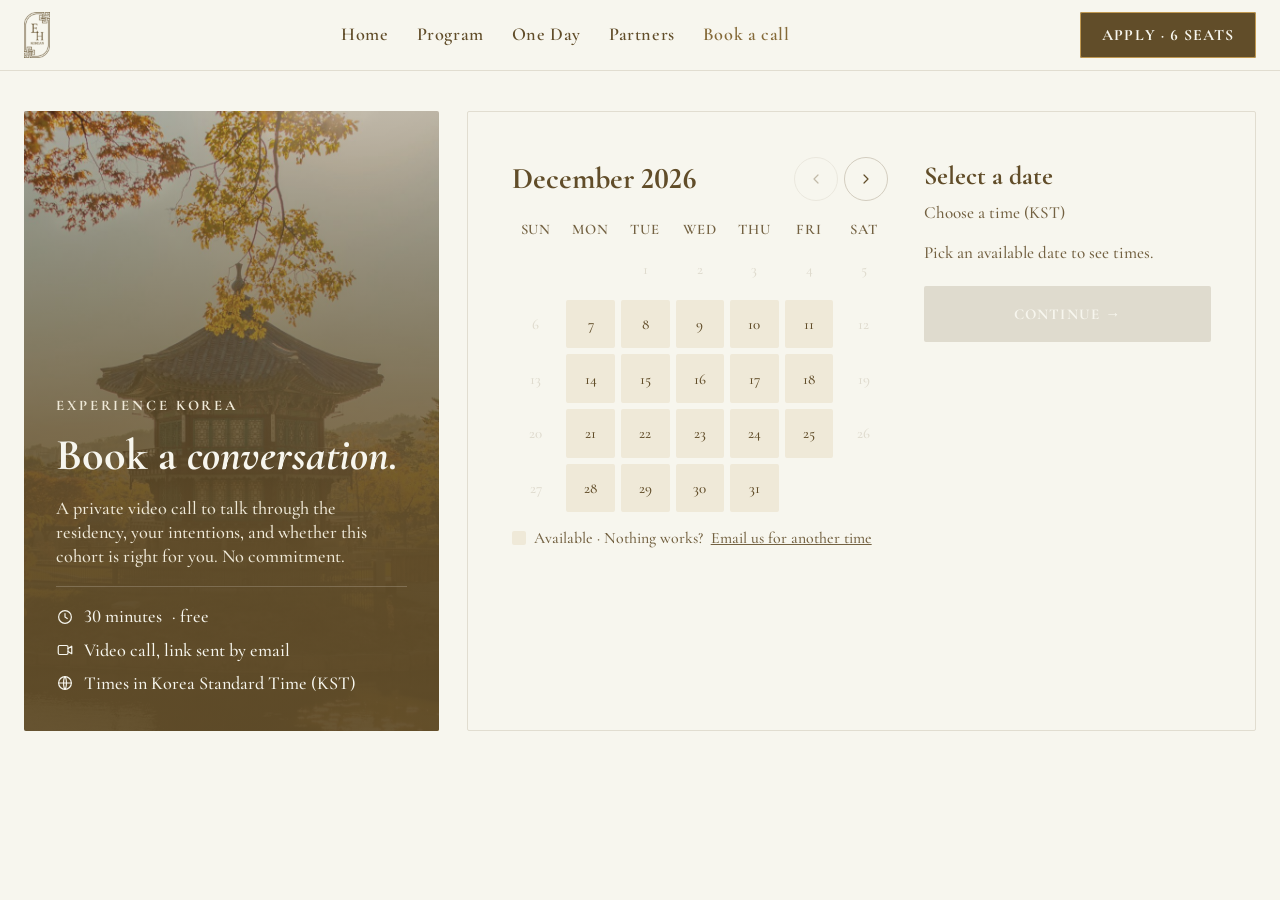
<file: book.html>
<!doctype html>
<html lang="en">
<head>
<meta charset="utf-8">
<meta name="viewport" content="width=device-width, initial-scale=1">
<title>Book a Conversation | EH Korean</title>
<meta name="description" content="Book a private video conversation with EH Korean to talk through the residency, your intentions, and whether this cohort is right for you.">
<meta property="og:title" content="Book a Conversation | EH Korean">
<meta property="og:image" content="/images/og-image.jpg?v=2">
<meta name="theme-color" content="#F7F6EE">
<link rel="icon" type="image/png" href="/images/favicon.png?v=2">
<link rel="apple-touch-icon" href="/images/apple-touch-icon.png?v=2">
<link rel="preconnect" href="https://fonts.googleapis.com">
<link rel="preconnect" href="https://fonts.gstatic.com" crossorigin>
<link href="https://fonts.googleapis.com/css2?family=Nanum+Brush+Script&family=Noto+Serif+KR:wght@400;600&display=swap" rel="stylesheet">
<link rel="preload" href="/assets/fonts/cormorant-garamond-latin-700-normal.woff2" as="font" type="font/woff2" crossorigin>
<link rel="stylesheet" href="/assets/css/fonts.css?v=3">
<link rel="stylesheet" href="/assets/css/main.css?v=3">
<link rel="stylesheet" href="/assets/css/pages.css?v=3">
</head>
<body>
<a class="skip-link" href="#main">Skip to content</a>

<header class="site-header">
  <div class="site-header__inner">
    <a class="site-header__logo" href="/" aria-label="EH Korean home"><img class="logo-dark" src="/images/logo-dark.png?v=2" alt="EH Korean"></a>
    <nav class="site-nav" aria-label="Main">
      <a href="/">Home</a>
      <a href="/program">Program</a>
      <a href="/one-day">One Day</a>
      <a href="/partners">Partners</a>
      <a href="/book" aria-current="page">Book a call</a>
    </nav>
    <a class="btn btn--sm btn--accent site-header__cta" href="/apply">Apply · 6 seats</a>
    <button class="nav-toggle" type="button" aria-label="Menu" aria-expanded="false"><svg width="20" height="20" viewBox="0 0 24 24" fill="none" stroke="currentColor" stroke-width="1.8" stroke-linecap="round" aria-hidden="true"><path d="M4 7h16M4 12h16M4 17h16"/></svg></button>
  </div>
</header>

<main id="main" class="wrap flow">

  <aside class="flow__aside">
    <img class="cover" src="/images/hero-hyangwonjeong.jpg?v=2" alt="Hyangwonjeong Pavilion in autumn">
    <div class="flow__aside-inner" style="justify-content:flex-end;gap:18px">
      <p class="eyebrow eyebrow--light" style="margin:0;font-size:12px">Experience Korea</p>
      <h1>Book a <em>conversation.</em></h1>
      <p>A private video call to talk through the residency, your intentions, and whether this cohort is right for you. No commitment.</p>
      <div class="aside-facts">
        <span><svg width="18" height="18" viewBox="0 0 24 24" fill="none" stroke="currentColor" stroke-width="1.6" stroke-linecap="round" stroke-linejoin="round" aria-hidden="true"><circle cx="12" cy="12" r="8.5"/><path d="M12 7.5V12l3 2"/></svg><span data-duration>30 minutes</span> · free</span>
        <span><svg width="18" height="18" viewBox="0 0 24 24" fill="none" stroke="currentColor" stroke-width="1.6" stroke-linecap="round" stroke-linejoin="round" aria-hidden="true"><rect x="3" y="6" width="13" height="12" rx="2"/><path d="M16 10l5-3v10l-5-3"/></svg>Video call, link sent by email</span>
        <span><svg width="18" height="18" viewBox="0 0 24 24" fill="none" stroke="currentColor" stroke-width="1.6" stroke-linecap="round" stroke-linejoin="round" aria-hidden="true"><circle cx="12" cy="12" r="8.5"/><path d="M3.5 12h17M12 3.5c2.5 2.6 2.5 14.4 0 17M12 3.5c-2.5 2.6-2.5 14.4 0 17"/></svg>Times in Korea Standard Time (KST)</span>
      </div>
    </div>
  </aside>

  <div class="flow__main">

    <!-- Pick date & time -->
    <div class="book-grid" data-pick>
      <div>
        <div class="cal-head">
          <h2 data-month-label></h2>
          <div class="cal-nav">
            <button type="button" aria-label="Previous month" data-prev><svg width="16" height="16" viewBox="0 0 24 24" fill="none" stroke="currentColor" stroke-width="1.8" stroke-linecap="round" stroke-linejoin="round" aria-hidden="true"><path d="M15 6l-6 6 6 6"/></svg></button>
            <button type="button" aria-label="Next month" data-nextm><svg width="16" height="16" viewBox="0 0 24 24" fill="none" stroke="currentColor" stroke-width="1.8" stroke-linecap="round" stroke-linejoin="round" aria-hidden="true"><path d="M9 6l6 6-6 6"/></svg></button>
          </div>
        </div>
        <div class="cal-dow" aria-hidden="true"><span>SUN</span><span>MON</span><span>TUE</span><span>WED</span><span>THU</span><span>FRI</span><span>SAT</span></div>
        <div class="cal-grid" data-cal></div>
        <p class="cal-legend"><i></i>Available · Nothing works? <a href="mailto:ehkorean826@gmail.com?subject=Conversation%20request">Email us for another time</a></p>
      </div>
      <div>
        <h3 style="font-family:var(--font-display);font-weight:700;font-size:26px" data-date-label>Select a date</h3>
        <p class="muted" style="font-size:14px;margin:6px 0 18px">Choose a time (KST)</p>
        <div class="slots" data-slots><p class="slots-empty">Pick an available date to see times.</p></div>
        <button class="btn btn--ink" type="button" style="width:100%;margin-top:22px" data-continue disabled>Continue →</button>
      </div>
    </div>

    <!-- Details -->
    <form class="pane" data-details hidden novalidate>
      <div class="booking-summary">
        <span style="font-size:15px" data-summary></span>
        <button class="btn btn--ghost btn--sm" type="button" style="min-height:40px" data-change>Change</button>
      </div>
      <h2>Almost there.</h2>
      <div class="grid-2">
        <div class="field"><label for="b-name">Name</label><input class="input" id="b-name" name="name" type="text" autocomplete="name"></div>
        <div class="field"><label for="b-email">Email <span class="req">*</span></label><input class="input" id="b-email" name="email" type="email" autocomplete="email" required></div>
      </div>
      <div class="field"><label for="b-msg">Anything you'd like us to know beforehand?</label><textarea class="input" id="b-msg" name="message" rows="5"></textarea></div>
      <input type="hidden" name="slot" data-slot-input>
      <p class="form-error" data-error role="alert"></p>
      <button class="btn btn--accent" type="submit" style="align-self:flex-end">Confirm booking</button>
    </form>

    <!-- Done -->
    <div class="success" data-booked hidden style="min-height:520px">
      <span class="success__icon"><svg width="34" height="34" viewBox="0 0 24 24" fill="none" stroke="currentColor" stroke-width="2" stroke-linecap="round" stroke-linejoin="round" aria-hidden="true"><path d="M5 12l5 5L19 7"/></svg></span>
      <h2>See you soon.</h2>
      <p class="lead" style="font-size:17px" data-booked-text></p>
      <a class="btn btn--ink" href="/apply" style="margin-top:10px">Start your application in the meantime</a>
    </div>
  </div>
</main>

<script src="/assets/js/config.js?v=3"></script>
<script src="/assets/js/main.js?v=3"></script>
<script src="/assets/js/book.js?v=3"></script>
</body>
</html>
</file>
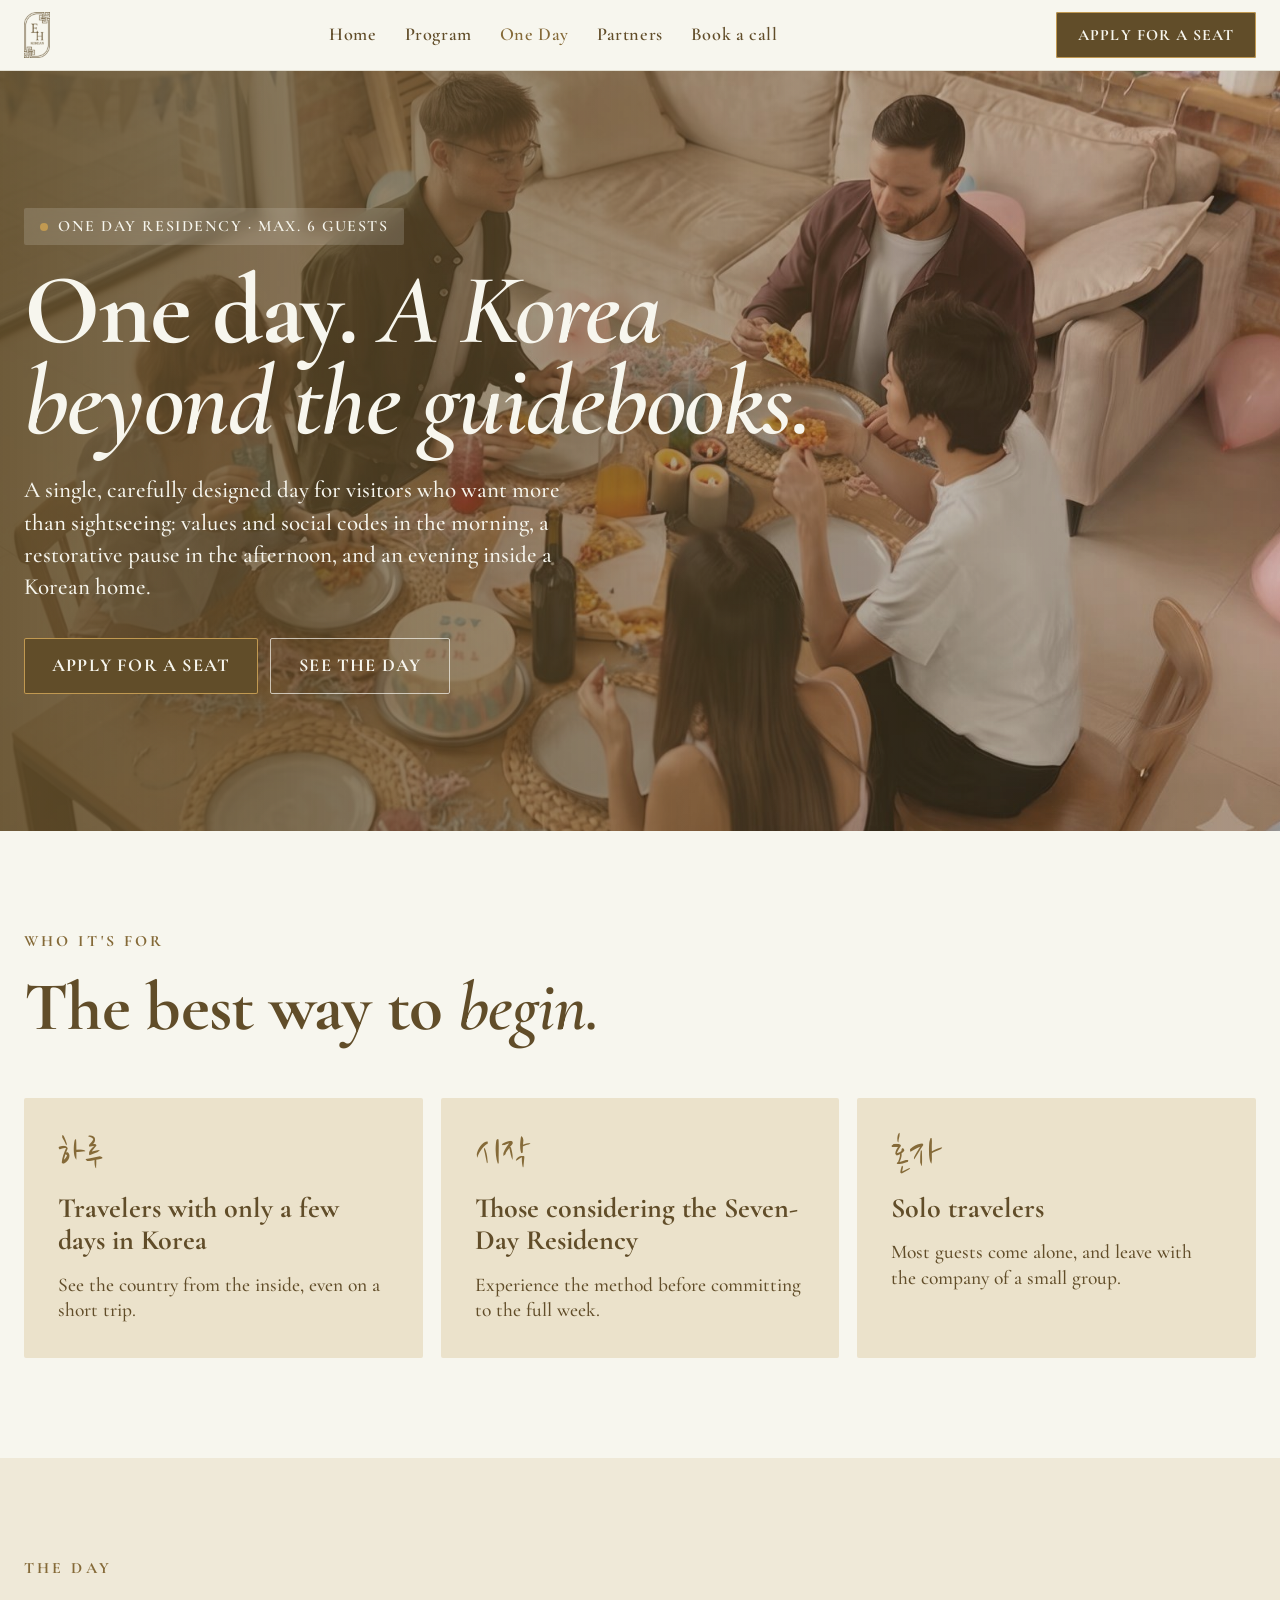
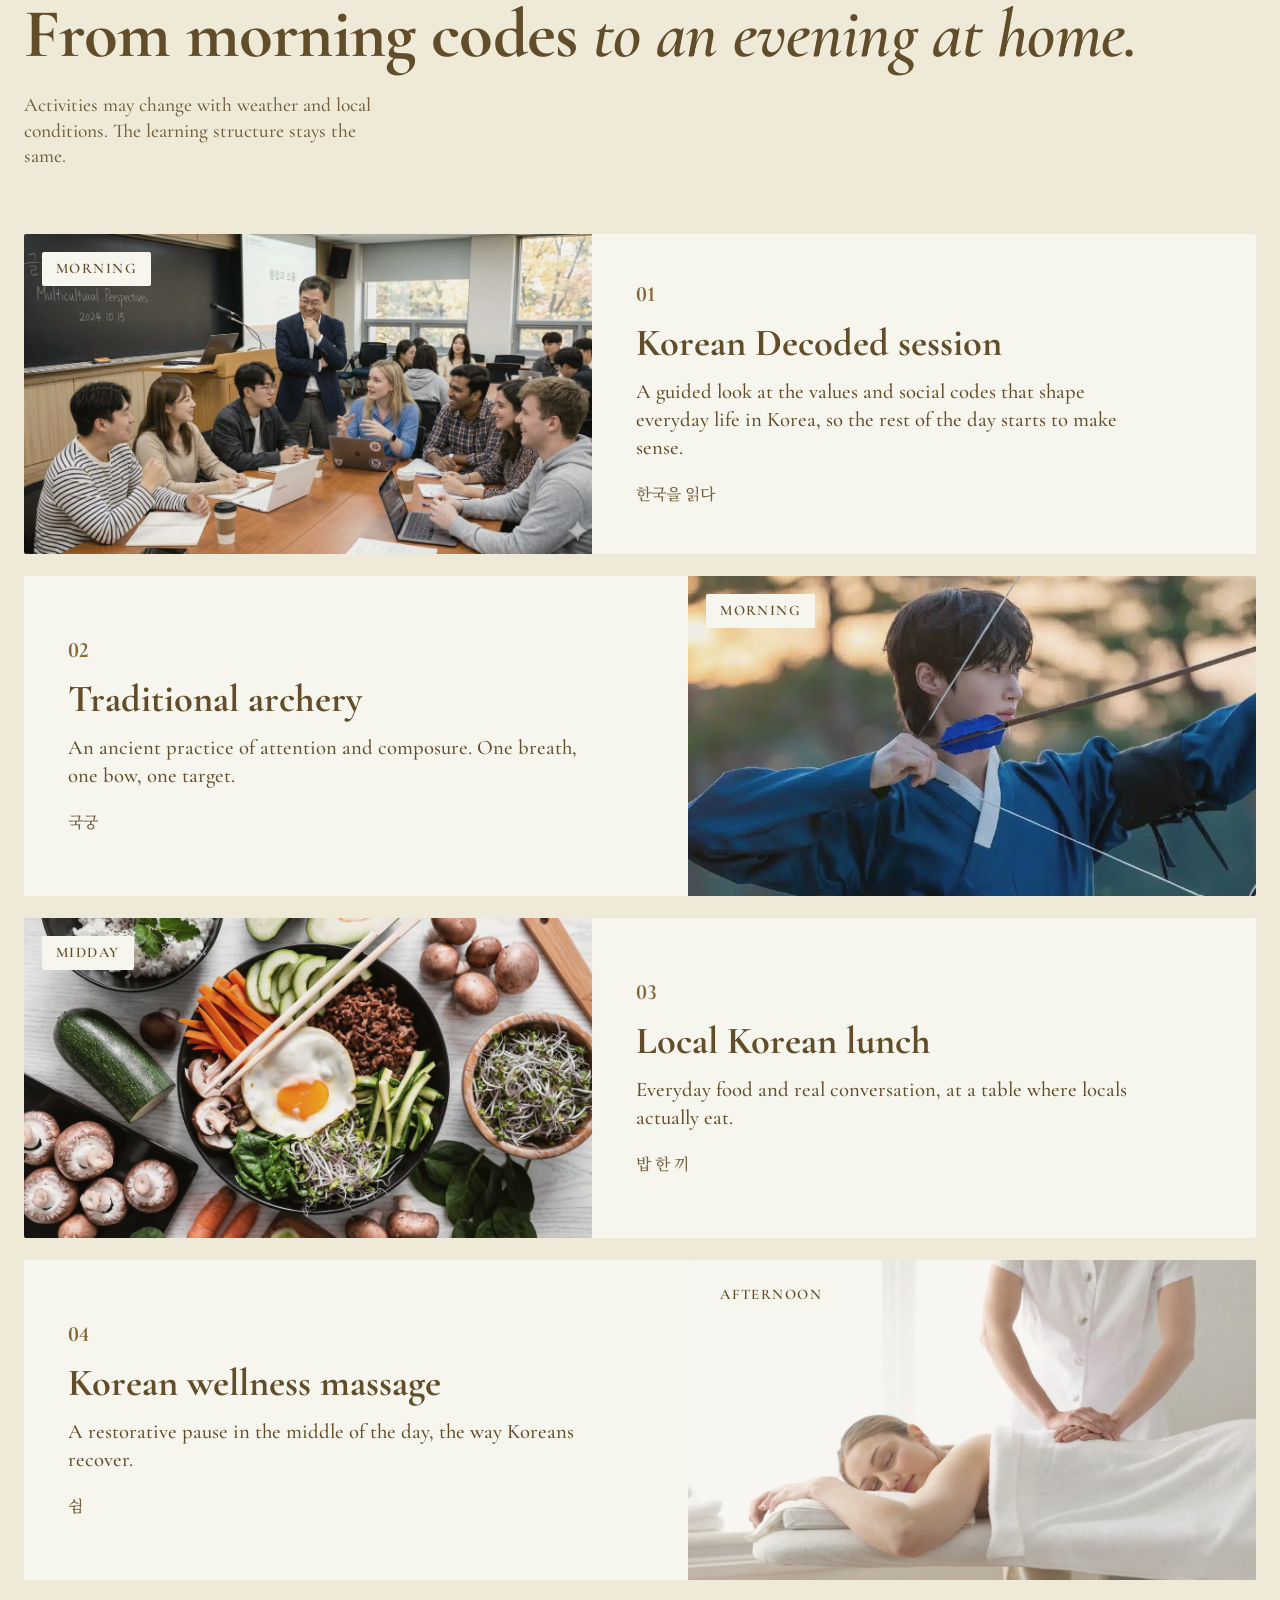
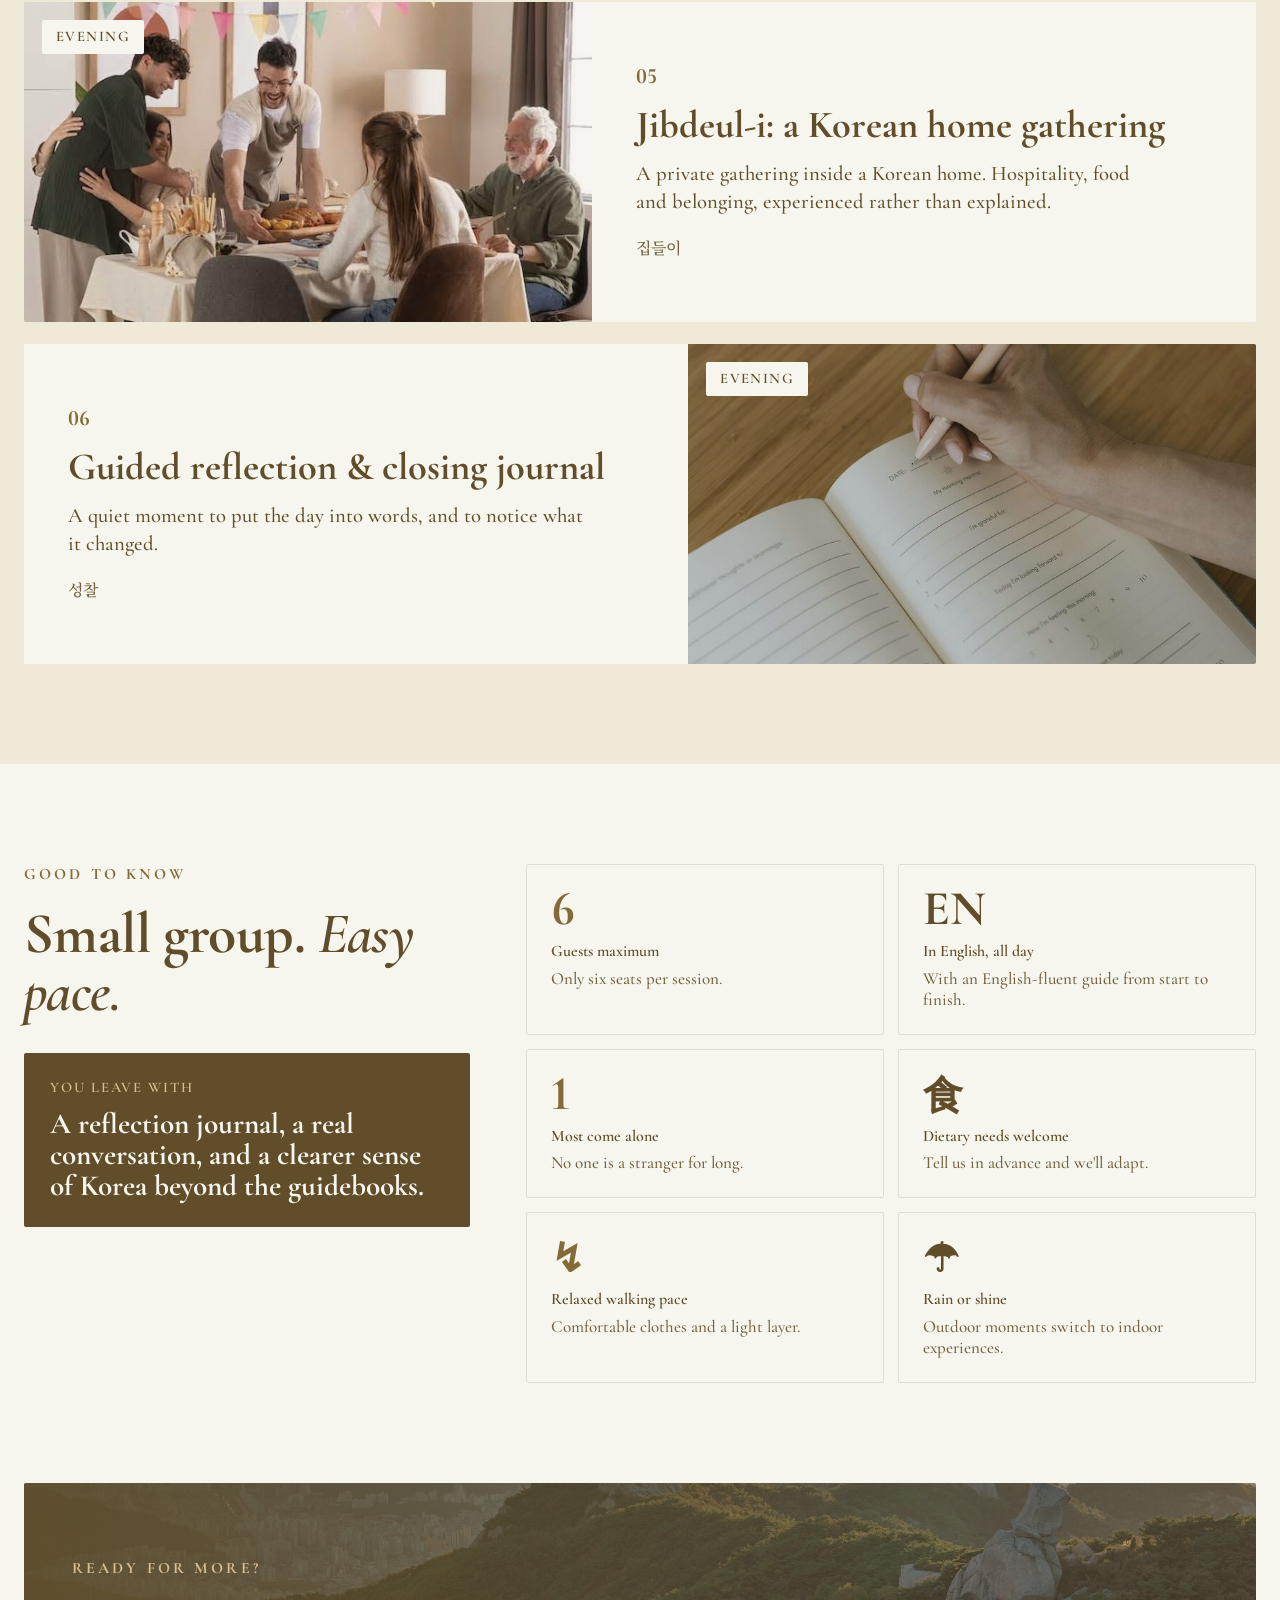
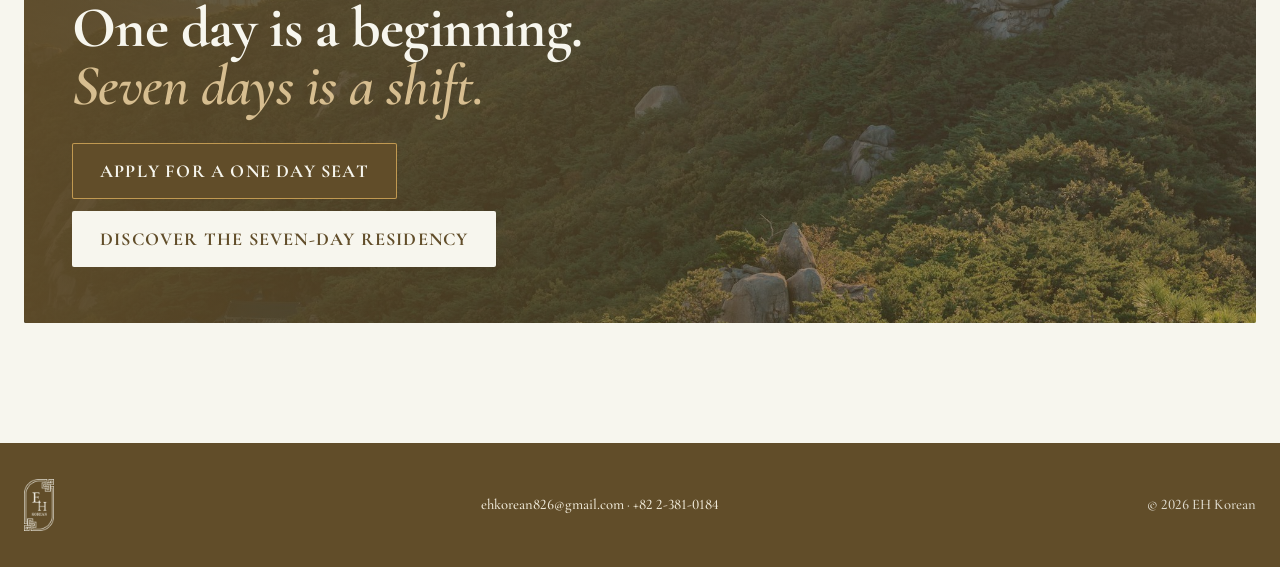
<file: one-day.html>
<!doctype html>
<html lang="en">
<head>
<meta charset="utf-8">
<meta name="viewport" content="width=device-width, initial-scale=1">
<title>One Day Residency | EH Korean</title>
<meta name="description" content="A single, carefully designed day in Korea: Korean social codes, traditional archery, a local lunch, a wellness pause and an evening inside a Korean home. Max. six guests, in English.">
<meta property="og:title" content="One Day Residency | EH Korean">
<meta property="og:image" content="/images/og-image.jpg?v=2">
<meta name="theme-color" content="#F7F6EE">
<link rel="icon" type="image/png" href="/images/favicon.png?v=2">
<link rel="apple-touch-icon" href="/images/apple-touch-icon.png?v=2">
<link rel="preconnect" href="https://fonts.googleapis.com">
<link rel="preconnect" href="https://fonts.gstatic.com" crossorigin>
<link href="https://fonts.googleapis.com/css2?family=Nanum+Brush+Script&family=Noto+Serif+KR:wght@400;600&display=swap" rel="stylesheet">
<link rel="preload" href="/assets/fonts/cormorant-garamond-latin-700-normal.woff2" as="font" type="font/woff2" crossorigin>
<link rel="stylesheet" href="/assets/css/fonts.css?v=3">
<link rel="stylesheet" href="/assets/css/main.css?v=3">
<link rel="stylesheet" href="/assets/css/pages.css?v=3">
</head>
<body>
<a class="skip-link" href="#main">Skip to content</a>

<header class="site-header">
  <div class="site-header__inner">
    <a class="site-header__logo" href="/" aria-label="EH Korean home"><img class="logo-dark" src="/images/logo-dark.png?v=2" alt="EH Korean"></a>
    <nav class="site-nav" aria-label="Main">
      <a href="/">Home</a>
      <a href="/program">Program</a>
      <a href="/one-day" aria-current="page">One Day</a>
      <a href="/partners">Partners</a>
      <a href="/book">Book a call</a>
    </nav>
    <a class="btn btn--sm btn--accent site-header__cta" href="/apply?program=one-day">Apply for a seat</a>
    <button class="nav-toggle" type="button" aria-label="Menu" aria-expanded="false"><svg width="20" height="20" viewBox="0 0 24 24" fill="none" stroke="currentColor" stroke-width="1.8" stroke-linecap="round" aria-hidden="true"><path d="M4 7h16M4 12h16M4 17h16"/></svg></button>
  </div>
</header>

<main id="main">

<section class="oneday-hero">
  <img class="cover" src="/images/od-hero.jpg?v=2" alt="Guests sharing dinner in a Korean home" fetchpriority="high">
  <div class="oneday-hero__content">
    <div class="wrap" style="width:100%">
      <p class="pill in-1"><span class="pill__dot"></span>One Day Residency · Max. 6 guests</p>
      <h1 class="display display--xl in-1">One day. <em>A Korea beyond the guidebooks.</em></h1>
      <p class="lead in-2">A single, carefully designed day for visitors who want more than sightseeing: values and social codes in the morning, a restorative pause in the afternoon, and an evening inside a Korean home.</p>
      <div class="btn-row in-3" style="margin-top:34px">
        <a class="btn btn--accent" href="/apply?program=one-day">Apply for a seat</a>
        <a class="btn btn--ghost-light" href="#the-day">See the day</a>
      </div>
    </div>
  </div>
</section>

<section class="section--tight section">
  <div class="wrap">
    <div class="reveal" style="max-width:820px;margin-bottom:56px">
      <p class="eyebrow">Who it's for</p>
      <h2 class="display">The best way to <em class="em-celadon">begin.</em></h2>
    </div>
    <div style="display:grid;grid-template-columns:repeat(auto-fit,minmax(280px,1fr));gap:18px">
      <div class="for-card reveal"><span class="brush">하루</span><h3>Travelers with only a few days in Korea</h3><p>See the country from the inside, even on a short trip.</p></div>
      <div class="for-card reveal"><span class="brush">시작</span><h3>Those considering the Seven-Day Residency</h3><p>Experience the method before committing to the full week.</p></div>
      <div class="for-card reveal"><span class="brush">혼자</span><h3>Solo travelers</h3><p>Most guests come alone, and leave with the company of a small group.</p></div>
    </div>
  </div>
</section>

<section class="section--tight section bg-sand" id="the-day">
  <div class="wrap">
    <div class="section-head reveal" style="margin-bottom:64px">
      <div>
        <p class="eyebrow">The day</p>
        <h2 class="display">From morning codes <em class="em-celadon">to an evening at home.</em></h2>
      </div>
      <p class="section-head__aside">Activities may change with weather and local conditions. The learning structure stays the same.</p>
    </div>
    <div class="timeline">
      <article class="step-card reveal">
        <div class="step-card__media zoom"><img class="cover" src="/images/exp-think.jpg?v=2" alt="Guided session around a table" loading="lazy"><span class="step-card__when">Morning</span></div>
        <div class="step-card__body"><p class="step-card__n">01</p><h3>Korean Decoded session</h3><p class="body">A guided look at the values and social codes that shape everyday life in Korea, so the rest of the day starts to make sense.</p><p class="kr">한국을 읽다</p></div>
      </article>
      <article class="step-card reveal">
        <div class="step-card__media zoom"><img class="cover" src="/images/od-decoded.jpg?v=2" alt="Traditional Korean archery" style="object-position:center 30%" loading="lazy"><span class="step-card__when">Morning</span></div>
        <div class="step-card__body"><p class="step-card__n">02</p><h3>Traditional archery</h3><p class="body">An ancient practice of attention and composure. One breath, one bow, one target.</p><p class="kr">국궁</p></div>
      </article>
      <article class="step-card reveal">
        <div class="step-card__media zoom"><img class="cover" src="/images/od-lunch.jpg?v=2" alt="Bibimbap and Korean side dishes" loading="lazy"><span class="step-card__when">Midday</span></div>
        <div class="step-card__body"><p class="step-card__n">03</p><h3>Local Korean lunch</h3><p class="body">Everyday food and real conversation, at a table where locals actually eat.</p><p class="kr">밥 한 끼</p></div>
      </article>
      <article class="step-card reveal">
        <div class="step-card__media zoom"><img class="cover" src="/images/od-massage.jpg?v=2" alt="Korean wellness massage" loading="lazy"><span class="step-card__when">Afternoon</span></div>
        <div class="step-card__body"><p class="step-card__n">04</p><h3>Korean wellness massage</h3><p class="body">A restorative pause in the middle of the day, the way Koreans recover.</p><p class="kr">쉼</p></div>
      </article>
      <article class="step-card reveal">
        <div class="step-card__media zoom"><img class="cover" src="/images/od-home.jpg?v=2" alt="A gathering around a table in a Korean home" loading="lazy"><span class="step-card__when">Evening</span></div>
        <div class="step-card__body"><p class="step-card__n">05</p><h3>Jibdeul-i: a Korean home gathering</h3><p class="body">A private gathering inside a Korean home. Hospitality, food and belonging, experienced rather than explained.</p><p class="kr">집들이</p></div>
      </article>
      <article class="step-card reveal">
        <div class="step-card__media zoom"><img class="cover" src="/images/od-reflect.jpg?v=2" alt="Writing in a reflection journal" style="object-position:center 40%" loading="lazy"><span class="step-card__when">Evening</span></div>
        <div class="step-card__body"><p class="step-card__n">06</p><h3>Guided reflection &amp; closing journal</h3><p class="body">A quiet moment to put the day into words, and to notice what it changed.</p><p class="kr">성찰</p></div>
      </article>
    </div>
  </div>
</section>

<section class="section--tight section">
  <div class="wrap facts">
    <div class="facts__head reveal">
      <p class="eyebrow">Good to know</p>
      <h2 class="display display--md">Small group. <em class="em-celadon">Easy pace.</em></h2>
      <div class="takeaway-box"><p>You leave with</p><p>A reflection journal, a real conversation, and a clearer sense of Korea beyond the guidebooks.</p></div>
    </div>
    <div class="facts__grid">
      <div class="fact reveal"><strong style="color:var(--accent)">6</strong><h3>Guests maximum</h3><p>Only six seats per session.</p></div>
      <div class="fact reveal"><strong style="color:var(--celadon)">EN</strong><h3>In English, all day</h3><p>With an English-fluent guide from start to finish.</p></div>
      <div class="fact reveal"><strong style="color:var(--accent)">1</strong><h3>Most come alone</h3><p>No one is a stranger for long.</p></div>
      <div class="fact reveal"><strong style="color:var(--navy)">食</strong><h3>Dietary needs welcome</h3><p>Tell us in advance and we'll adapt.</p></div>
      <div class="fact reveal"><strong style="color:var(--accent)">↯</strong><h3>Relaxed walking pace</h3><p>Comfortable clothes and a light layer.</p></div>
      <div class="fact reveal"><strong style="color:var(--celadon)">☂</strong><h3>Rain or shine</h3><p>Outdoor moments switch to indoor experiences.</p></div>
    </div>
  </div>
</section>

<section class="wrap" style="padding-bottom:120px">
  <div class="photo-cta reveal">
    <img class="cover" src="/images/hero-bukhansan.jpg?v=2" alt="Bukhansan at golden hour" loading="lazy">
    <div class="photo-cta__body">
      <p class="eyebrow eyebrow--light">Ready for more?</p>
      <h2 class="display display--md">One day is a beginning. <em class="em-peach">Seven days is a shift.</em></h2>
      <div class="btn-row" style="margin-top:28px">
        <a class="btn btn--accent" href="/apply?program=one-day">Apply for a One Day seat</a>
        <a class="btn btn--white" href="/program">Discover the Seven-Day Residency</a>
      </div>
    </div>
  </div>
</section>

</main>

<footer class="site-footer">
  <div class="wrap site-footer__bottom" style="padding-top:36px;padding-bottom:36px;align-items:center;border-top:0">
    <img src="/images/logo-light.png?v=2" alt="EH Korean" style="height:52px;width:auto" loading="lazy">
    <span><a href="mailto:ehkorean826@gmail.com">ehkorean826@gmail.com</a> · <a href="tel:+8223810184">+82 2-381-0184</a></span>
    <span>© <span data-year>2026</span> EH Korean</span>
  </div>
</footer>

<script src="/assets/js/config.js?v=3"></script>
<script src="/assets/js/main.js?v=3"></script>
</body>
</html>
</file>
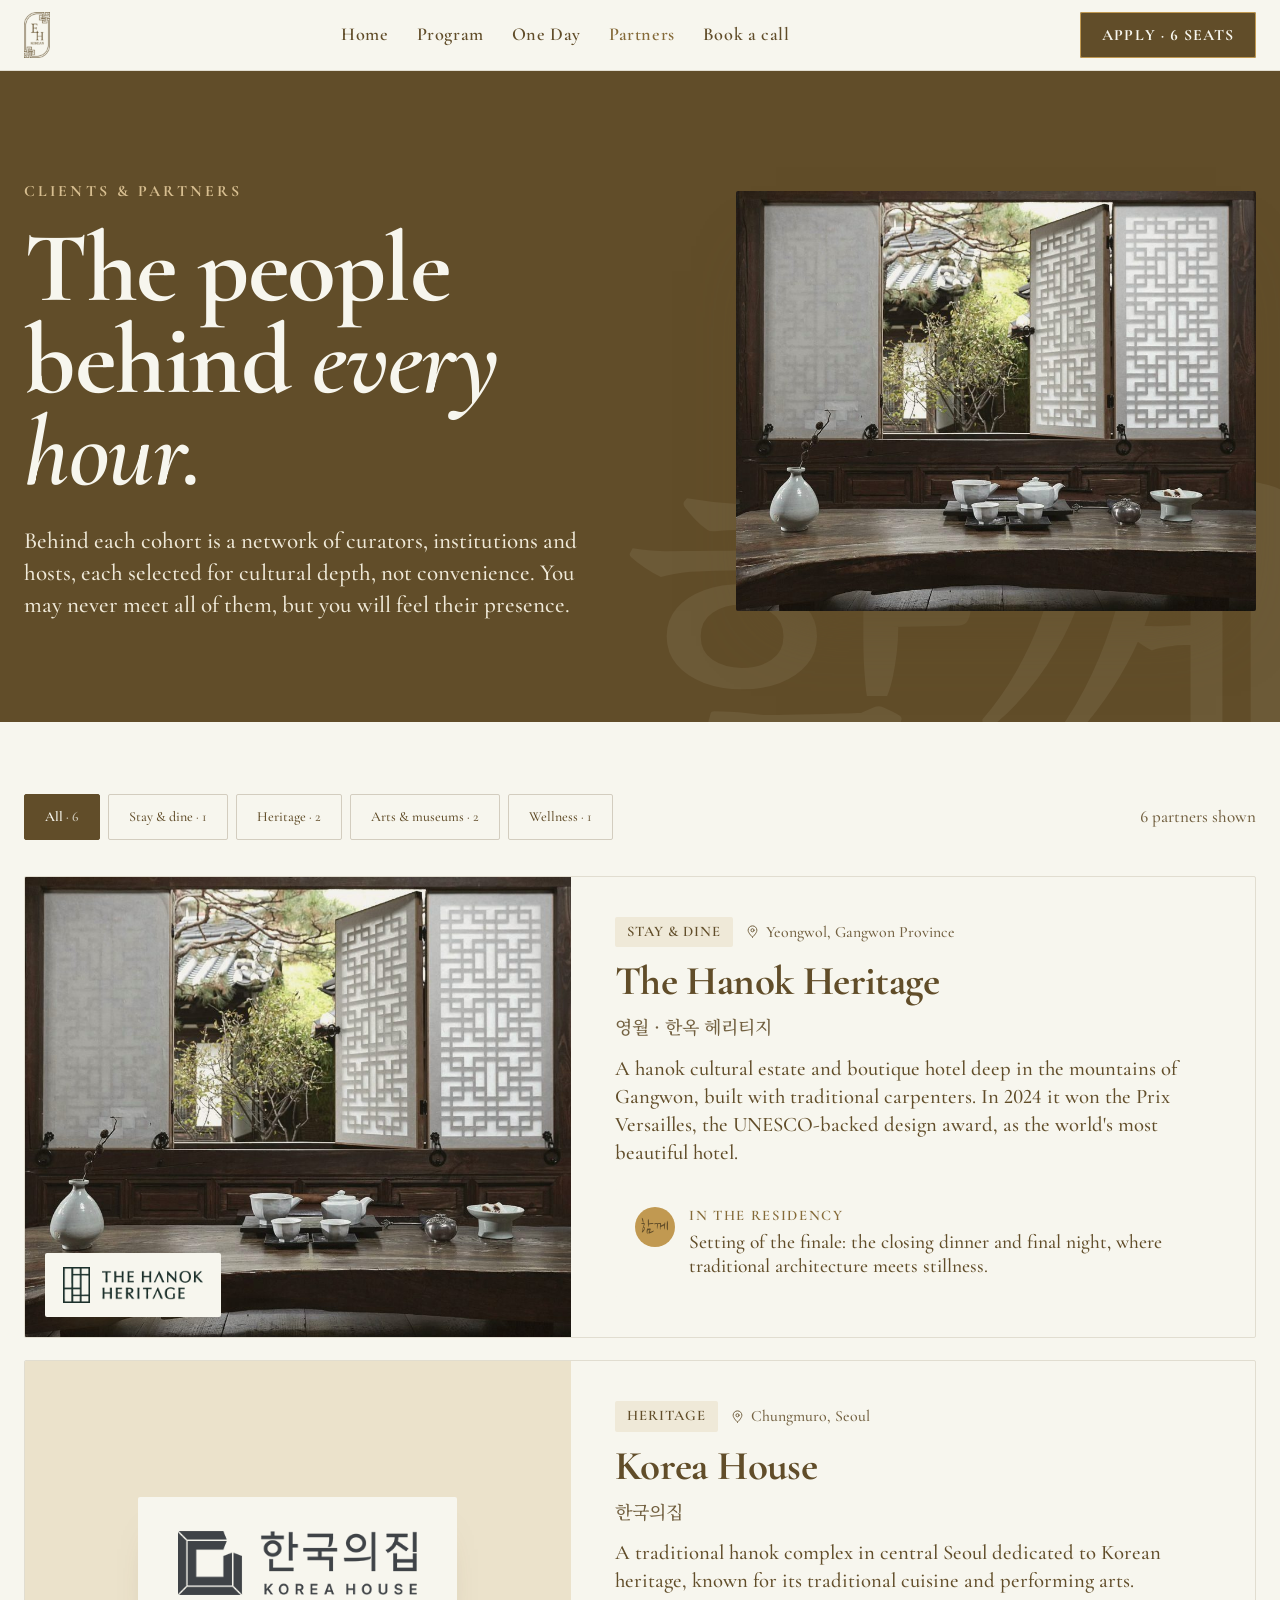
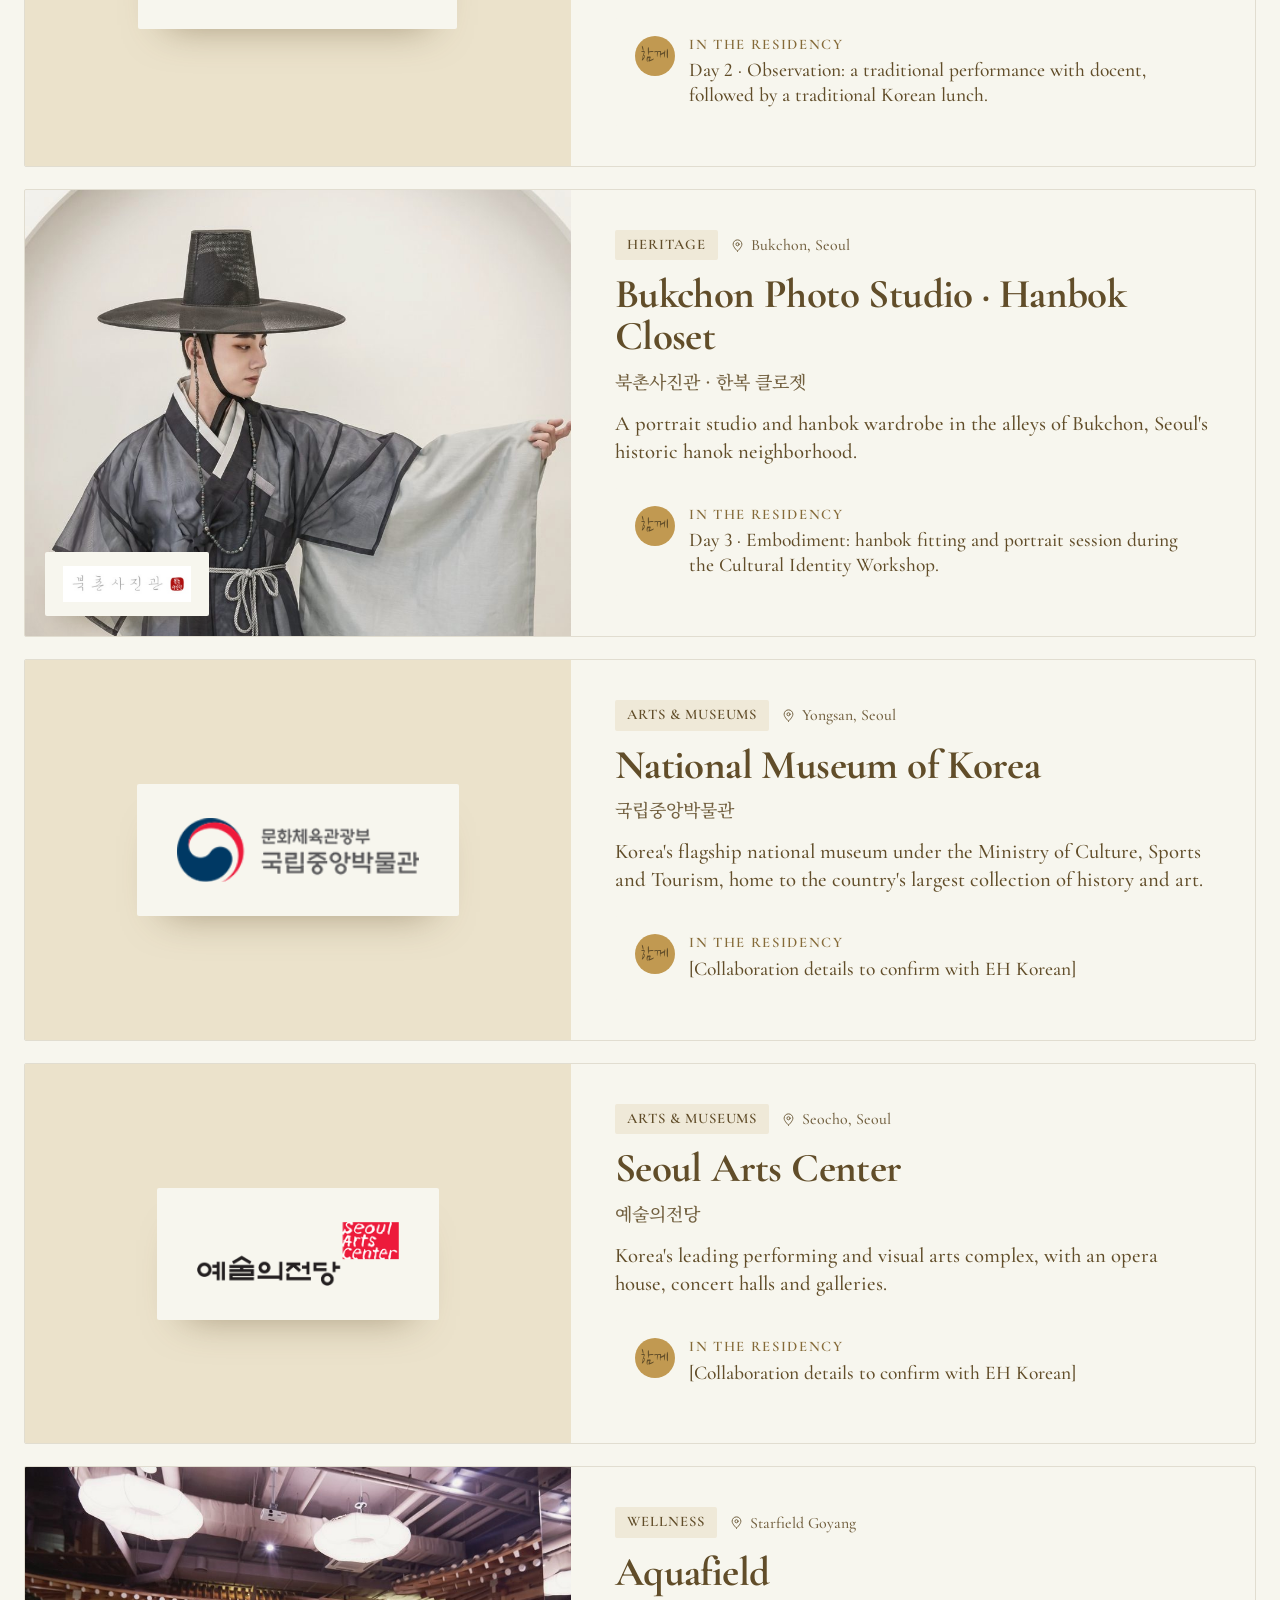
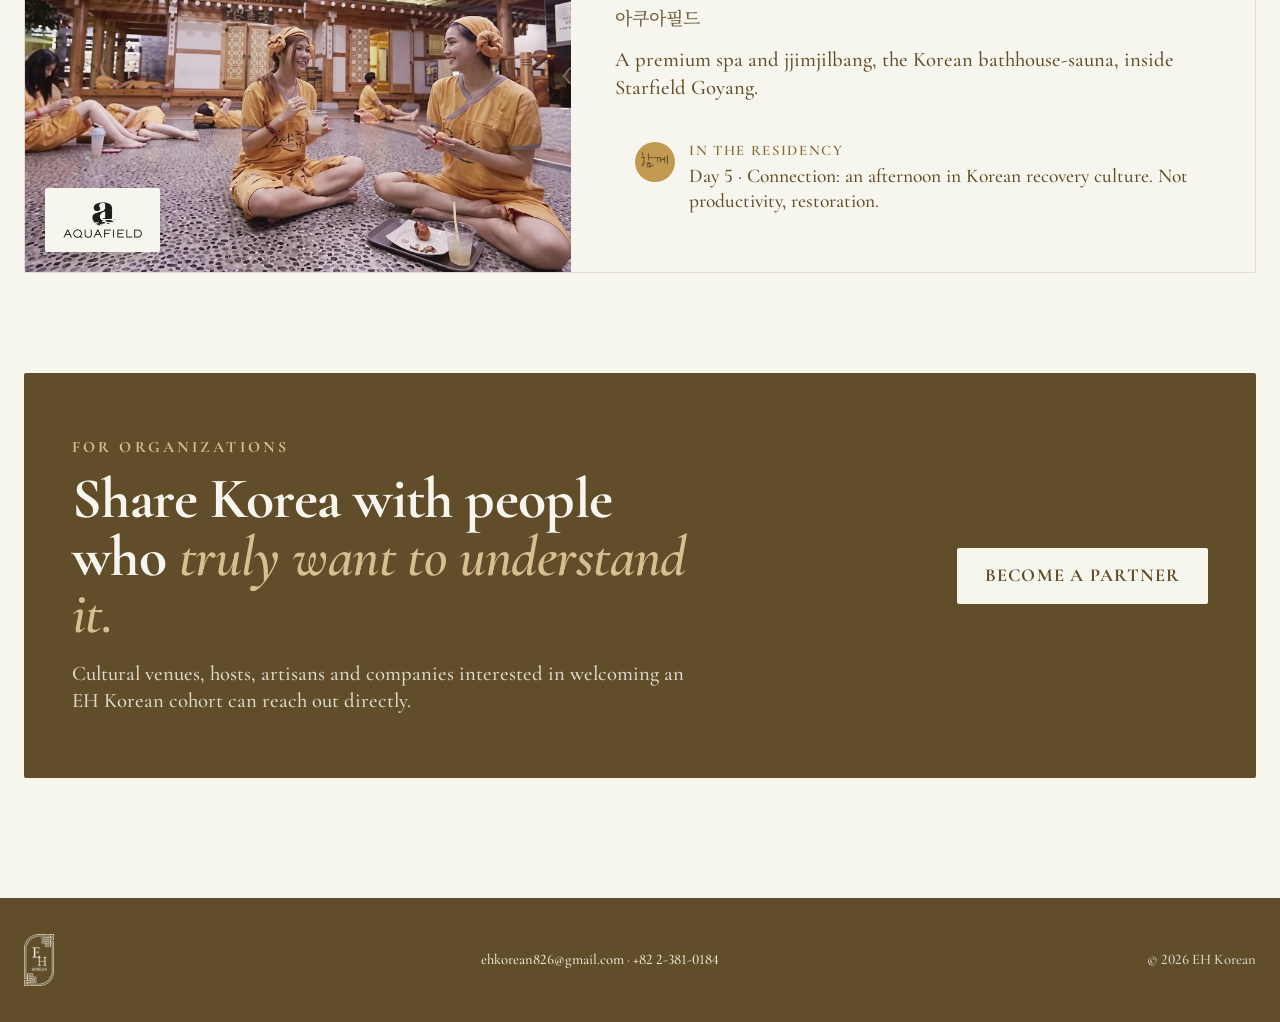
<file: partners.html>
<!doctype html>
<html lang="en">
<head>
<meta charset="utf-8">
<meta name="viewport" content="width=device-width, initial-scale=1">
<title>Clients &amp; Partners | EH Korean</title>
<meta name="description" content="The partners behind every EH Korean residency: The Hanok Heritage, Korea House, Bukchon Photo Studio · Hanbok Closet, National Museum of Korea, Seoul Arts Center and Aquafield.">
<meta property="og:title" content="Clients &amp; Partners | EH Korean">
<meta property="og:image" content="/images/og-image.jpg?v=2">
<meta name="theme-color" content="#F7F6EE">
<link rel="icon" type="image/png" href="/images/favicon.png?v=2">
<link rel="apple-touch-icon" href="/images/apple-touch-icon.png?v=2">
<link rel="preconnect" href="https://fonts.googleapis.com">
<link rel="preconnect" href="https://fonts.gstatic.com" crossorigin>
<link href="https://fonts.googleapis.com/css2?family=Nanum+Brush+Script&family=Noto+Serif+KR:wght@400;600&display=swap" rel="stylesheet">
<link rel="preload" href="/assets/fonts/cormorant-garamond-latin-700-normal.woff2" as="font" type="font/woff2" crossorigin>
<link rel="stylesheet" href="/assets/css/fonts.css?v=3">
<link rel="stylesheet" href="/assets/css/main.css?v=3">
<link rel="stylesheet" href="/assets/css/pages.css?v=3">
</head>
<body>
<a class="skip-link" href="#main">Skip to content</a>

<header class="site-header">
  <div class="site-header__inner">
    <a class="site-header__logo" href="/" aria-label="EH Korean home"><img class="logo-dark" src="/images/logo-dark.png?v=2" alt="EH Korean"></a>
    <nav class="site-nav" aria-label="Main">
      <a href="/">Home</a>
      <a href="/program">Program</a>
      <a href="/one-day">One Day</a>
      <a href="/partners" aria-current="page">Partners</a>
      <a href="/book">Book a call</a>
    </nav>
    <a class="btn btn--sm btn--accent site-header__cta" href="/apply">Apply · 6 seats</a>
    <button class="nav-toggle" type="button" aria-label="Menu" aria-expanded="false"><svg width="20" height="20" viewBox="0 0 24 24" fill="none" stroke="currentColor" stroke-width="1.8" stroke-linecap="round" aria-hidden="true"><path d="M4 7h16M4 12h16M4 17h16"/></svg></button>
  </div>
</header>

<main id="main">

<section class="partners-hero">
  <span class="partners-hero__kr" aria-hidden="true">함께</span>
  <div class="wrap">
    <div class="partners-hero__text">
      <p class="eyebrow in-1" style="color:var(--gold-on-dark)">Clients &amp; partners</p>
      <h1 class="display display--xl in-2">The people behind <em>every hour.</em></h1>
      <p class="lead in-3">Behind each cohort is a network of curators, institutions and hosts, each selected for cultural depth, not convenience. You may never meet all of them, but you will feel their presence.</p>
    </div>
    <div class="partners-hero__img zoom in-3"><img class="cover" src="/images/g-hanok-interior.jpg?v=2" alt="Tea table in a hanok facing a garden" fetchpriority="high"></div>
  </div>
</section>

<section class="wrap" style="padding-top:72px;padding-bottom:40px">
  <div class="filter-bar">
    <div class="filters" role="group" aria-label="Filter partners">
      <button class="filter" type="button" data-filter="all" aria-pressed="true">All <span>· 6</span></button>
      <button class="filter" type="button" data-filter="stay" aria-pressed="false">Stay &amp; dine <span>· 1</span></button>
      <button class="filter" type="button" data-filter="heritage" aria-pressed="false">Heritage <span>· 2</span></button>
      <button class="filter" type="button" data-filter="arts" aria-pressed="false">Arts &amp; museums <span>· 2</span></button>
      <button class="filter" type="button" data-filter="wellness" aria-pressed="false">Wellness <span>· 1</span></button>
    </div>
    <p class="muted" style="font-size:14px" aria-live="polite"><span data-count>6</span> partners shown</p>
  </div>

  <div class="partner-list">
    <article class="partner reveal" id="hanok-heritage" data-cat="stay">
      <div class="partner__media zoom">
        <img class="cover" src="/images/g-hanok-interior.jpg?v=2" alt="Hanok interior with a tea table" loading="lazy">
        <div class="partner__logo-badge"><img src="/images/partner-hanok-heritage.png?v=2" alt="The Hanok Heritage logo" loading="lazy"></div>
      </div>
      <div class="partner__body">
        <div class="partner__meta"><span class="partner__cat">Stay &amp; dine</span><span class="partner__where"><svg width="15" height="15" viewBox="0 0 24 24" fill="none" stroke="currentColor" stroke-width="1.6" stroke-linecap="round" stroke-linejoin="round" aria-hidden="true"><path d="M12 21s-7-6.2-7-11a7 7 0 0 1 14 0c0 4.8-7 11-7 11z"/><circle cx="12" cy="10" r="2.5"/></svg>Yeongwol, Gangwon Province</span></div>
        <h2>The Hanok Heritage</h2>
        <p class="partner__ko">영월 · 한옥 헤리티지</p>
        <p class="partner__about">A hanok cultural estate and boutique hotel deep in the mountains of Gangwon, built with traditional carpenters. In 2024 it won the Prix Versailles, the UNESCO-backed design award, as the world's most beautiful hotel.</p>
        <div class="partner__role"><span aria-hidden="true">함께</span><div><p>In the residency</p><p>Setting of the finale: the closing dinner and final night, where traditional architecture meets stillness.</p></div></div>
      </div>
    </article>

    <article class="partner reveal" id="korea-house" data-cat="heritage">
      <div class="partner__media">
        <div class="partner__logo-center"><div><img src="/images/partner-korea-house.png?v=2" alt="Korea House logo" loading="lazy"></div></div>
      </div>
      <div class="partner__body">
        <div class="partner__meta"><span class="partner__cat">Heritage</span><span class="partner__where"><svg width="15" height="15" viewBox="0 0 24 24" fill="none" stroke="currentColor" stroke-width="1.6" stroke-linecap="round" stroke-linejoin="round" aria-hidden="true"><path d="M12 21s-7-6.2-7-11a7 7 0 0 1 14 0c0 4.8-7 11-7 11z"/><circle cx="12" cy="10" r="2.5"/></svg>Chungmuro, Seoul</span></div>
        <h2>Korea House</h2>
        <p class="partner__ko">한국의집</p>
        <p class="partner__about">A traditional hanok complex in central Seoul dedicated to Korean heritage, known for its traditional cuisine and performing arts.</p>
        <div class="partner__role"><span aria-hidden="true">함께</span><div><p>In the residency</p><p>Day 2 · Observation: a traditional performance with docent, followed by a traditional Korean lunch.</p></div></div>
      </div>
    </article>

    <article class="partner reveal" id="bukchon" data-cat="heritage">
      <div class="partner__media zoom">
        <img class="cover" src="/images/day3.jpg?v=2" alt="Participant wearing a traditional hanbok and gat" style="object-position:center 25%" loading="lazy">
        <div class="partner__logo-badge"><img src="/images/partner-bukchon.jpg?v=2" alt="Bukchon Photo Studio logo" loading="lazy"></div>
      </div>
      <div class="partner__body">
        <div class="partner__meta"><span class="partner__cat">Heritage</span><span class="partner__where"><svg width="15" height="15" viewBox="0 0 24 24" fill="none" stroke="currentColor" stroke-width="1.6" stroke-linecap="round" stroke-linejoin="round" aria-hidden="true"><path d="M12 21s-7-6.2-7-11a7 7 0 0 1 14 0c0 4.8-7 11-7 11z"/><circle cx="12" cy="10" r="2.5"/></svg>Bukchon, Seoul</span></div>
        <h2>Bukchon Photo Studio · Hanbok Closet</h2>
        <p class="partner__ko">북촌사진관 · 한복 클로젯</p>
        <p class="partner__about">A portrait studio and hanbok wardrobe in the alleys of Bukchon, Seoul's historic hanok neighborhood.</p>
        <div class="partner__role"><span aria-hidden="true">함께</span><div><p>In the residency</p><p>Day 3 · Embodiment: hanbok fitting and portrait session during the Cultural Identity Workshop.</p></div></div>
      </div>
    </article>

    <article class="partner reveal" id="national-museum" data-cat="arts">
      <div class="partner__media">
        <div class="partner__logo-center"><div><img src="/images/partner-national-museum.png?v=2" alt="National Museum of Korea logo" loading="lazy"></div></div>
      </div>
      <div class="partner__body">
        <div class="partner__meta"><span class="partner__cat">Arts &amp; museums</span><span class="partner__where"><svg width="15" height="15" viewBox="0 0 24 24" fill="none" stroke="currentColor" stroke-width="1.6" stroke-linecap="round" stroke-linejoin="round" aria-hidden="true"><path d="M12 21s-7-6.2-7-11a7 7 0 0 1 14 0c0 4.8-7 11-7 11z"/><circle cx="12" cy="10" r="2.5"/></svg>Yongsan, Seoul</span></div>
        <h2>National Museum of Korea</h2>
        <p class="partner__ko">국립중앙박물관</p>
        <p class="partner__about">Korea's flagship national museum under the Ministry of Culture, Sports and Tourism, home to the country's largest collection of history and art.</p>
        <div class="partner__role"><span aria-hidden="true">함께</span><div><p>In the residency</p><p>[Collaboration details to confirm with EH Korean]</p></div></div>
      </div>
    </article>

    <article class="partner reveal" id="seoul-arts-center" data-cat="arts">
      <div class="partner__media">
        <div class="partner__logo-center"><div><img src="/images/partner-seoul-arts-center.png?v=2" alt="Seoul Arts Center logo" loading="lazy"></div></div>
      </div>
      <div class="partner__body">
        <div class="partner__meta"><span class="partner__cat">Arts &amp; museums</span><span class="partner__where"><svg width="15" height="15" viewBox="0 0 24 24" fill="none" stroke="currentColor" stroke-width="1.6" stroke-linecap="round" stroke-linejoin="round" aria-hidden="true"><path d="M12 21s-7-6.2-7-11a7 7 0 0 1 14 0c0 4.8-7 11-7 11z"/><circle cx="12" cy="10" r="2.5"/></svg>Seocho, Seoul</span></div>
        <h2>Seoul Arts Center</h2>
        <p class="partner__ko">예술의전당</p>
        <p class="partner__about">Korea's leading performing and visual arts complex, with an opera house, concert halls and galleries.</p>
        <div class="partner__role"><span aria-hidden="true">함께</span><div><p>In the residency</p><p>[Collaboration details to confirm with EH Korean]</p></div></div>
      </div>
    </article>

    <article class="partner reveal" id="aquafield" data-cat="wellness">
      <div class="partner__media zoom">
        <img class="cover" src="/images/day5.jpg?v=2" alt="Guests relaxing in a Korean jjimjilbang" loading="lazy">
        <div class="partner__logo-badge"><img src="/images/partner-aquafield.png?v=2" alt="Aquafield logo" loading="lazy"></div>
      </div>
      <div class="partner__body">
        <div class="partner__meta"><span class="partner__cat">Wellness</span><span class="partner__where"><svg width="15" height="15" viewBox="0 0 24 24" fill="none" stroke="currentColor" stroke-width="1.6" stroke-linecap="round" stroke-linejoin="round" aria-hidden="true"><path d="M12 21s-7-6.2-7-11a7 7 0 0 1 14 0c0 4.8-7 11-7 11z"/><circle cx="12" cy="10" r="2.5"/></svg>Starfield Goyang</span></div>
        <h2>Aquafield</h2>
        <p class="partner__ko">아쿠아필드</p>
        <p class="partner__about">A premium spa and jjimjilbang, the Korean bathhouse-sauna, inside Starfield Goyang.</p>
        <div class="partner__role"><span aria-hidden="true">함께</span><div><p>In the residency</p><p>Day 5 · Connection: an afternoon in Korean recovery culture. Not productivity, restoration.</p></div></div>
      </div>
    </article>
  </div>
</section>

<section class="wrap" style="padding-top:60px;padding-bottom:120px">
  <div class="cta-banner bg-ink">
    <div style="max-width:640px">
      <p class="eyebrow eyebrow--light" style="margin-bottom:14px">For organizations</p>
      <h2 class="display display--md">Share Korea with people who <em class="em-peach">truly want to understand it.</em></h2>
      <p style="margin-top:16px;font-size:17px;line-height:1.6;color:var(--on-dark-soft)">Cultural venues, hosts, artisans and companies interested in welcoming an EH Korean cohort can reach out directly.</p>
    </div>
    <a class="btn btn--white" href="mailto:ehkorean826@gmail.com?subject=Partnership%20with%20EH%20Korean">Become a partner</a>
  </div>
</section>

</main>

<footer class="site-footer">
  <div class="wrap site-footer__bottom" style="padding-top:36px;padding-bottom:36px;align-items:center;border-top:0">
    <img src="/images/logo-light.png?v=2" alt="EH Korean" style="height:52px;width:auto" loading="lazy">
    <span><a href="mailto:ehkorean826@gmail.com">ehkorean826@gmail.com</a> · <a href="tel:+8223810184">+82 2-381-0184</a></span>
    <span>© <span data-year>2026</span> EH Korean</span>
  </div>
</footer>

<script src="/assets/js/config.js?v=3"></script>
<script src="/assets/js/main.js?v=3"></script>
<script>
(function () {
  var buttons = document.querySelectorAll('[data-filter]');
  var cards = document.querySelectorAll('.partner');
  var count = document.querySelector('[data-count]');
  buttons.forEach(function (b) {
    b.addEventListener('click', function () {
      var f = b.getAttribute('data-filter');
      var n = 0;
      buttons.forEach(function (o) { o.setAttribute('aria-pressed', o === b ? 'true' : 'false'); });
      cards.forEach(function (c) {
        var show = f === 'all' || c.getAttribute('data-cat') === f;
        c.classList.toggle('is-hidden', !show);
        if (show) { n++; c.classList.add('is-visible'); }
      });
      count.textContent = n;
    });
  });
})();
</script>
</body>
</html>
</file>
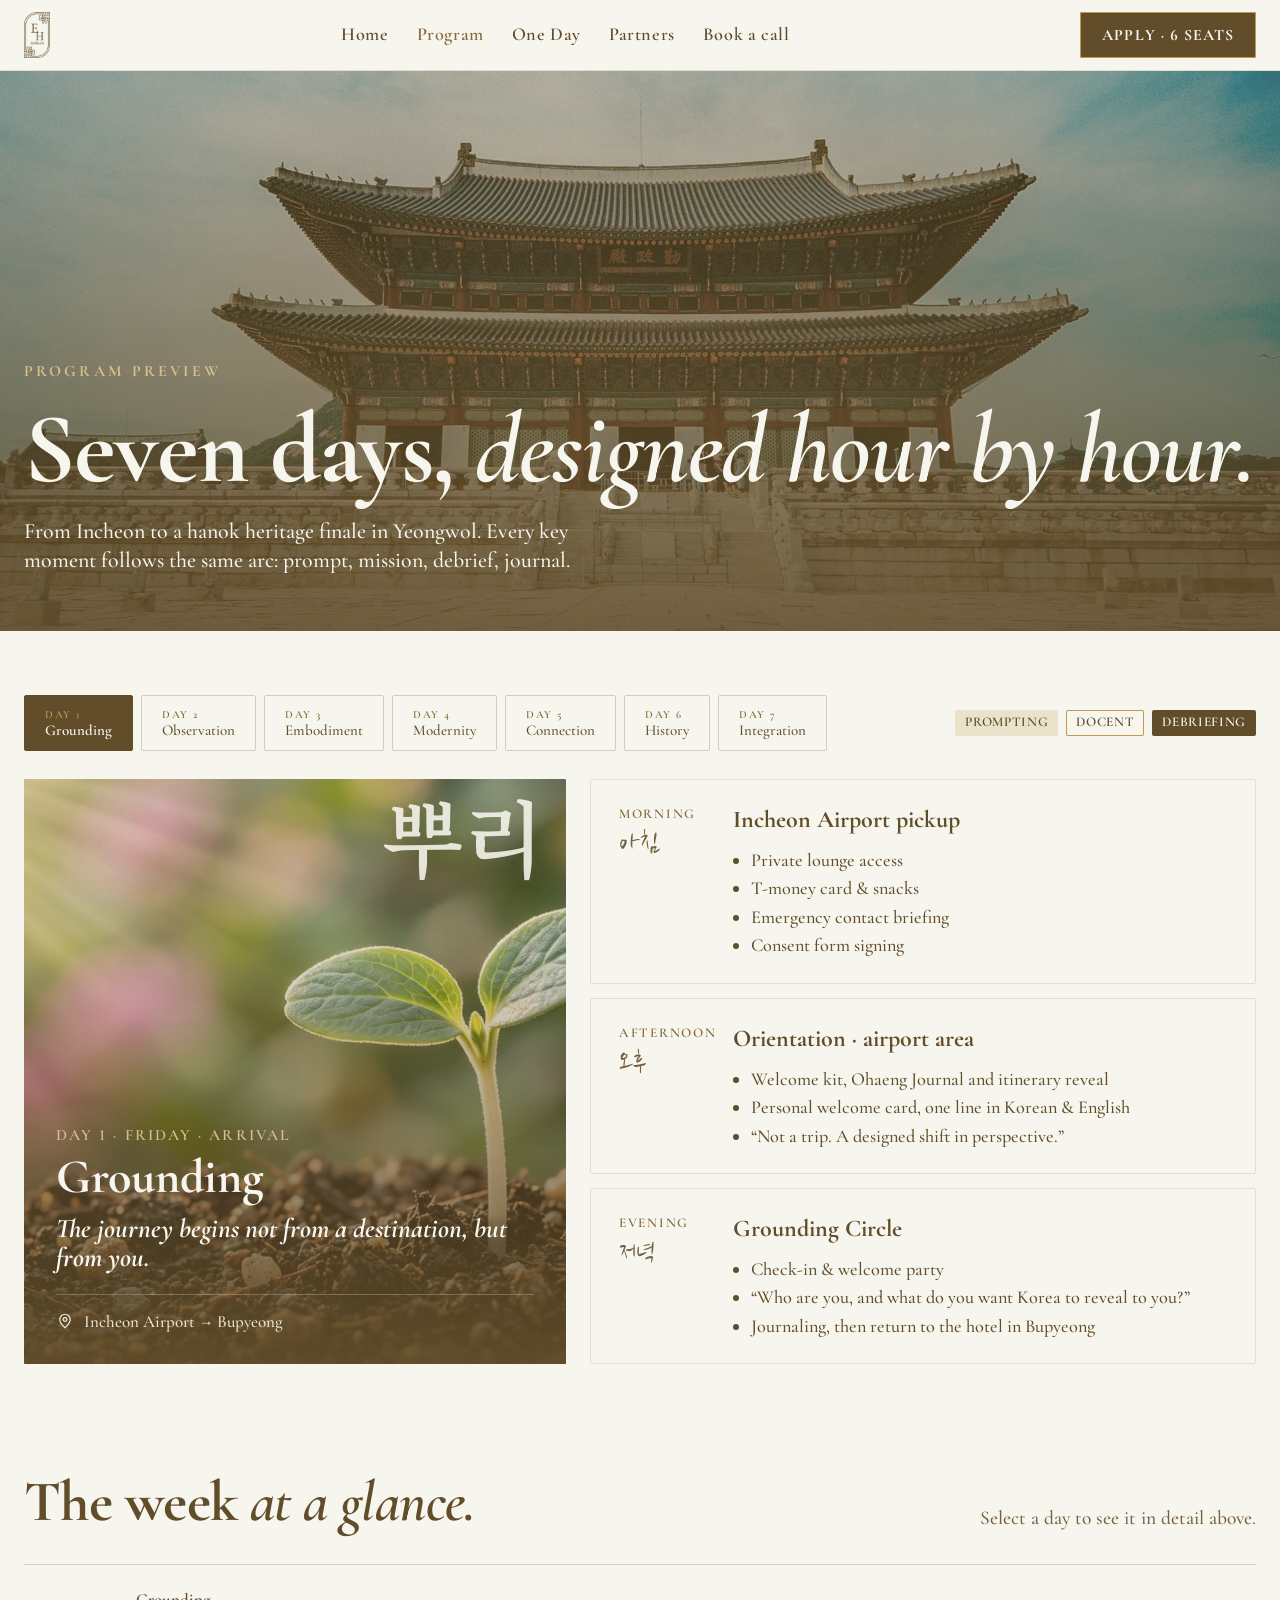
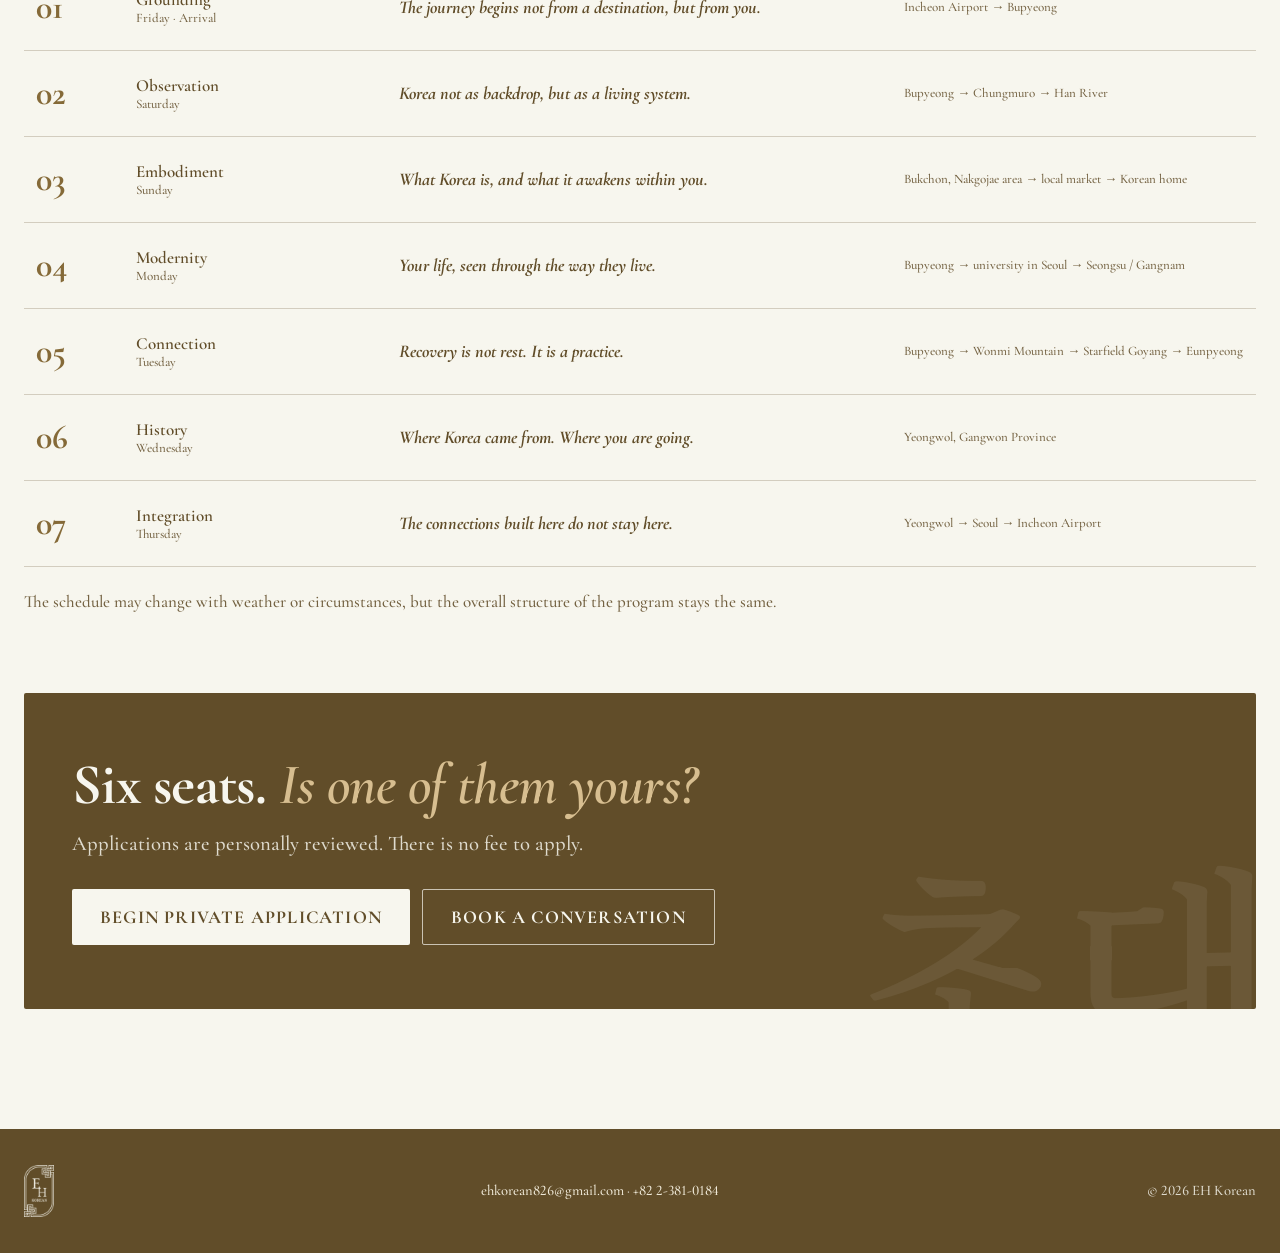
<file: program.html>
<!doctype html>
<html lang="en">
<head>
<meta charset="utf-8">
<meta name="viewport" content="width=device-width, initial-scale=1">
<title>The Seven-Day Program | EH Korean</title>
<meta name="description" content="Day-by-day program of the EH Korean Signature Residency: from Incheon to a hanok heritage finale in Yeongwol. Prompt, mission, debrief, journal.">
<meta property="og:title" content="The Seven-Day Program | EH Korean">
<meta property="og:image" content="/images/og-image.jpg?v=2">
<meta name="theme-color" content="#F7F6EE">
<link rel="icon" type="image/png" href="/images/favicon.png?v=2">
<link rel="apple-touch-icon" href="/images/apple-touch-icon.png?v=2">
<link rel="preconnect" href="https://fonts.googleapis.com">
<link rel="preconnect" href="https://fonts.gstatic.com" crossorigin>
<link href="https://fonts.googleapis.com/css2?family=Nanum+Brush+Script&family=Noto+Serif+KR:wght@400;600&display=swap" rel="stylesheet">
<link rel="preload" href="/assets/fonts/cormorant-garamond-latin-700-normal.woff2" as="font" type="font/woff2" crossorigin>
<link rel="stylesheet" href="/assets/css/fonts.css?v=3">
<link rel="stylesheet" href="/assets/css/main.css?v=3">
<link rel="stylesheet" href="/assets/css/pages.css?v=3">
</head>
<body>
<a class="skip-link" href="#main">Skip to content</a>

<header class="site-header">
  <div class="site-header__inner">
    <a class="site-header__logo" href="/" aria-label="EH Korean home"><img class="logo-dark" src="/images/logo-dark.png?v=2" alt="EH Korean"></a>
    <nav class="site-nav" aria-label="Main">
      <a href="/">Home</a>
      <a href="/program" aria-current="page">Program</a>
      <a href="/one-day">One Day</a>
      <a href="/partners">Partners</a>
      <a href="/book">Book a call</a>
    </nav>
    <a class="btn btn--sm btn--accent site-header__cta" href="/apply">Apply · 6 seats</a>
    <button class="nav-toggle" type="button" aria-label="Menu" aria-expanded="false"><svg width="20" height="20" viewBox="0 0 24 24" fill="none" stroke="currentColor" stroke-width="1.8" stroke-linecap="round" aria-hidden="true"><path d="M4 7h16M4 12h16M4 17h16"/></svg></button>
  </div>
</header>

<main id="main">

<section class="page-hero">
  <img class="cover" src="/images/hero-geunjeongjeon.jpg?v=2" alt="Geunjeongjeon Hall, Gyeongbokgung" fetchpriority="high">
  <div class="page-hero__content">
    <div class="wrap">
      <p class="eyebrow eyebrow--light in-1">Program preview</p>
      <h1 class="display display--xl in-2">Seven days, <em>designed hour by hour.</em></h1>
      <p class="in-3">From Incheon to a hanok heritage finale in Yeongwol. Every key moment follows the same arc: prompt, mission, debrief, journal.</p>
    </div>
  </div>
</section>

<section class="wrap" style="padding-top:64px">
  <div class="program-bar">
    <div class="program-tabs" role="tablist" aria-label="Program days" data-tabs></div>
    <div class="legend" aria-label="Legend"><span class="tg tg-Prompting">Prompting</span><span class="tg tg-Docent">Docent</span><span class="tg tg-Debriefing">Debriefing</span></div>
  </div>
  <div class="program-day" id="program-day" role="tabpanel">
    <div class="program-day__visual" data-visual>
      <span class="program-day__kr" aria-hidden="true" data-ko></span>
      <div class="program-day__text">
        <p class="program-day__meta" data-meta></p>
        <p class="program-day__theme" data-theme></p>
        <p class="program-day__line" data-line></p>
        <p class="program-day__route"><svg width="18" height="18" viewBox="0 0 24 24" fill="none" stroke="currentColor" stroke-width="1.6" stroke-linecap="round" stroke-linejoin="round" aria-hidden="true"><path d="M12 21s-7-6.2-7-11a7 7 0 0 1 14 0c0 4.8-7 11-7 11z"/><circle cx="12" cy="10" r="2.5"/></svg><span data-route></span></p>
      </div>
    </div>
    <div class="program-day__blocks" data-blocks aria-live="polite"></div>
  </div>
</section>

<section class="wrap" style="padding-top:110px;padding-bottom:40px">
  <div class="section-head" style="margin-bottom:32px">
    <h2 class="display display--md">The week <em class="em-celadon">at a glance.</em></h2>
    <p class="section-head__aside">Select a day to see it in detail above.</p>
  </div>
  <div class="glance" data-glance></div>
  <p class="muted" style="margin-top:24px;font-size:14px">The schedule may change with weather or circumstances, but the overall structure of the program stays the same.</p>
</section>

<section class="wrap" style="padding-top:40px;padding-bottom:120px">
  <div class="cta-banner bg-celadon">
    <span class="cta-banner__kr" aria-hidden="true">초대</span>
    <div style="max-width:640px">
      <h2 class="display display--md">Six seats. <em class="em-gold">Is one of them yours?</em></h2>
      <p style="margin-top:16px;font-size:17px;line-height:1.6;color:var(--on-dark-soft)">Applications are personally reviewed. There is no fee to apply.</p>
    </div>
    <div class="btn-row">
      <a class="btn btn--white" href="/apply">Begin private application</a>
      <a class="btn btn--ghost-light" href="/book">Book a conversation</a>
    </div>
  </div>
</section>

</main>

<footer class="site-footer">
  <div class="wrap site-footer__bottom" style="padding-top:36px;padding-bottom:36px;align-items:center;border-top:0">
    <img src="/images/logo-light.png?v=2" alt="EH Korean" style="height:52px;width:auto" loading="lazy">
    <span><a href="mailto:ehkorean826@gmail.com">ehkorean826@gmail.com</a> · <a href="tel:+8223810184">+82 2-381-0184</a></span>
    <span>© <span data-year>2026</span> EH Korean</span>
  </div>
</footer>

<script src="/assets/js/config.js?v=3"></script>
<script src="/assets/js/main.js?v=3"></script>
<script src="/assets/js/program.js?v=3"></script>
</body>
</html>
</file>
<file: assets/css/fonts.css>
/* Cormorant Garamond (SIL Open Font License), self-hosted from @fontsource/cormorant-garamond */
@font-face {
  font-family: 'Cormorant Garamond';
  font-style: normal;
  font-display: swap;
  font-weight: 500;
  src: url(/assets/fonts/cormorant-garamond-latin-ext-500-normal.woff2) format('woff2');
  unicode-range: U+0100-02BA,U+02BD-02C5,U+02C7-02CC,U+02CE-02D7,U+02DD-02FF,U+0304,U+0308,U+0329,U+1D00-1DBF,U+1E00-1E9F,U+1EF2-1EFF,U+2020,U+20A0-20AB,U+20AD-20C0,U+2113,U+2C60-2C7F,U+A720-A7FF;
}
@font-face {
  font-family: 'Cormorant Garamond';
  font-style: normal;
  font-display: swap;
  font-weight: 500;
  src: url(/assets/fonts/cormorant-garamond-latin-500-normal.woff2) format('woff2');
  unicode-range: U+0000-00FF,U+0131,U+0152-0153,U+02BB-02BC,U+02C6,U+02DA,U+02DC,U+0304,U+0308,U+0329,U+2000-206F,U+20AC,U+2122,U+2191,U+2193,U+2212,U+2215,U+FEFF,U+FFFD;
}
@font-face {
  font-family: 'Cormorant Garamond';
  font-style: italic;
  font-display: swap;
  font-weight: 500;
  src: url(/assets/fonts/cormorant-garamond-latin-ext-500-italic.woff2) format('woff2');
  unicode-range: U+0100-02BA,U+02BD-02C5,U+02C7-02CC,U+02CE-02D7,U+02DD-02FF,U+0304,U+0308,U+0329,U+1D00-1DBF,U+1E00-1E9F,U+1EF2-1EFF,U+2020,U+20A0-20AB,U+20AD-20C0,U+2113,U+2C60-2C7F,U+A720-A7FF;
}
@font-face {
  font-family: 'Cormorant Garamond';
  font-style: italic;
  font-display: swap;
  font-weight: 500;
  src: url(/assets/fonts/cormorant-garamond-latin-500-italic.woff2) format('woff2');
  unicode-range: U+0000-00FF,U+0131,U+0152-0153,U+02BB-02BC,U+02C6,U+02DA,U+02DC,U+0304,U+0308,U+0329,U+2000-206F,U+20AC,U+2122,U+2191,U+2193,U+2212,U+2215,U+FEFF,U+FFFD;
}
@font-face {
  font-family: 'Cormorant Garamond';
  font-style: normal;
  font-display: swap;
  font-weight: 600;
  src: url(/assets/fonts/cormorant-garamond-latin-ext-600-normal.woff2) format('woff2');
  unicode-range: U+0100-02BA,U+02BD-02C5,U+02C7-02CC,U+02CE-02D7,U+02DD-02FF,U+0304,U+0308,U+0329,U+1D00-1DBF,U+1E00-1E9F,U+1EF2-1EFF,U+2020,U+20A0-20AB,U+20AD-20C0,U+2113,U+2C60-2C7F,U+A720-A7FF;
}
@font-face {
  font-family: 'Cormorant Garamond';
  font-style: normal;
  font-display: swap;
  font-weight: 600;
  src: url(/assets/fonts/cormorant-garamond-latin-600-normal.woff2) format('woff2');
  unicode-range: U+0000-00FF,U+0131,U+0152-0153,U+02BB-02BC,U+02C6,U+02DA,U+02DC,U+0304,U+0308,U+0329,U+2000-206F,U+20AC,U+2122,U+2191,U+2193,U+2212,U+2215,U+FEFF,U+FFFD;
}
@font-face {
  font-family: 'Cormorant Garamond';
  font-style: italic;
  font-display: swap;
  font-weight: 600;
  src: url(/assets/fonts/cormorant-garamond-latin-ext-600-italic.woff2) format('woff2');
  unicode-range: U+0100-02BA,U+02BD-02C5,U+02C7-02CC,U+02CE-02D7,U+02DD-02FF,U+0304,U+0308,U+0329,U+1D00-1DBF,U+1E00-1E9F,U+1EF2-1EFF,U+2020,U+20A0-20AB,U+20AD-20C0,U+2113,U+2C60-2C7F,U+A720-A7FF;
}
@font-face {
  font-family: 'Cormorant Garamond';
  font-style: italic;
  font-display: swap;
  font-weight: 600;
  src: url(/assets/fonts/cormorant-garamond-latin-600-italic.woff2) format('woff2');
  unicode-range: U+0000-00FF,U+0131,U+0152-0153,U+02BB-02BC,U+02C6,U+02DA,U+02DC,U+0304,U+0308,U+0329,U+2000-206F,U+20AC,U+2122,U+2191,U+2193,U+2212,U+2215,U+FEFF,U+FFFD;
}
@font-face {
  font-family: 'Cormorant Garamond';
  font-style: normal;
  font-display: swap;
  font-weight: 700;
  src: url(/assets/fonts/cormorant-garamond-latin-ext-700-normal.woff2) format('woff2');
  unicode-range: U+0100-02BA,U+02BD-02C5,U+02C7-02CC,U+02CE-02D7,U+02DD-02FF,U+0304,U+0308,U+0329,U+1D00-1DBF,U+1E00-1E9F,U+1EF2-1EFF,U+2020,U+20A0-20AB,U+20AD-20C0,U+2113,U+2C60-2C7F,U+A720-A7FF;
}
@font-face {
  font-family: 'Cormorant Garamond';
  font-style: normal;
  font-display: swap;
  font-weight: 700;
  src: url(/assets/fonts/cormorant-garamond-latin-700-normal.woff2) format('woff2');
  unicode-range: U+0000-00FF,U+0131,U+0152-0153,U+02BB-02BC,U+02C6,U+02DA,U+02DC,U+0304,U+0308,U+0329,U+2000-206F,U+20AC,U+2122,U+2191,U+2193,U+2212,U+2215,U+FEFF,U+FFFD;
}
@font-face {
  font-family: 'Cormorant Garamond';
  font-style: italic;
  font-display: swap;
  font-weight: 700;
  src: url(/assets/fonts/cormorant-garamond-latin-ext-700-italic.woff2) format('woff2');
  unicode-range: U+0100-02BA,U+02BD-02C5,U+02C7-02CC,U+02CE-02D7,U+02DD-02FF,U+0304,U+0308,U+0329,U+1D00-1DBF,U+1E00-1E9F,U+1EF2-1EFF,U+2020,U+20A0-20AB,U+20AD-20C0,U+2113,U+2C60-2C7F,U+A720-A7FF;
}
@font-face {
  font-family: 'Cormorant Garamond';
  font-style: italic;
  font-display: swap;
  font-weight: 700;
  src: url(/assets/fonts/cormorant-garamond-latin-700-italic.woff2) format('woff2');
  unicode-range: U+0000-00FF,U+0131,U+0152-0153,U+02BB-02BC,U+02C6,U+02DA,U+02DC,U+0304,U+0308,U+0329,U+2000-206F,U+20AC,U+2122,U+2191,U+2193,U+2212,U+2215,U+FEFF,U+FFFD;
}
</file>
<file: assets/css/main.css>
/* =========================================================
   EH Korean: main stylesheet
   ========================================================= */

:root {
  /* EH Korean visual identity: three colours only.
     Every other shade below is a mix or an opacity of these three. */
  --bg: #F7F6EE;
  --brand-gold: #C19951;
  --ink: #614D29;

  --bg-2: color-mix(in srgb, var(--brand-gold) 14%, var(--bg));
  --tint: color-mix(in srgb, var(--brand-gold) 22%, var(--bg));
  --surface: var(--bg);
  --body: var(--ink);
  --muted: color-mix(in srgb, var(--ink) 88%, var(--bg));
  --line: color-mix(in srgb, var(--ink) 24%, var(--bg));
  --line-soft: color-mix(in srgb, var(--ink) 15%, var(--bg));
  --brand-gold-hover: color-mix(in srgb, var(--brand-gold) 82%, var(--bg));
  --accent: color-mix(in srgb, var(--brand-gold) 38%, var(--ink));   /* gold tone for small text, ~#83683A, AA on cream */
  --deep: var(--ink);
  --on-gold: var(--ink);
  --on-dark: var(--bg);
  --on-dark-soft: color-mix(in srgb, var(--bg) 84%, var(--ink));
  --gold-on-dark: color-mix(in srgb, var(--brand-gold) 60%, var(--bg));
  --placeholder: color-mix(in srgb, var(--ink) 62%, var(--bg));
  --celadon: var(--ink);
  --gold: var(--ink);
  --navy: var(--ink);
  --olive: var(--brand-gold);
  --peach: var(--gold-on-dark);

  --font-display: "Cormorant Garamond", "Cormorant", Georgia, serif;
  --font-body: "Cormorant Garamond", "Cormorant", Georgia, serif;
  --font-brush: "Nanum Brush Script", cursive;
  --font-kr: "Noto Serif KR", serif;

  --wrap: 1320px;
  --gutter: 24px;
  --radius: 24px;
  --ease: cubic-bezier(.2, .7, .2, 1);
}

*, *::before, *::after { box-sizing: border-box; }
html { scroll-behavior: smooth; -webkit-text-size-adjust: 100%; }
body {
  margin: 0;
  background: var(--bg);
  color: var(--ink);
  font-family: var(--font-body);
  font-size: 18px;
  font-weight: 500;
  line-height: 1.55;
  font-size-adjust: 0.47;   /* Cormorant has a small x-height: keep running text readable */
  -webkit-font-smoothing: antialiased;
  overflow-x: hidden;
}
img { max-width: 100%; display: block; }
a { color: inherit; }
a:hover { color: var(--accent); }
button { font-family: inherit; }
h1, h2, h3, p, ul, ol, figure { margin: 0; }
:focus-visible { outline: 2px solid var(--accent); outline-offset: 3px; border-radius: 2px; }

.skip-link {
  position: absolute; left: -999px; top: 8px; z-index: 100;
  padding: 10px 16px; background: var(--ink); color: var(--bg); border-radius: 2px;
}
.skip-link:focus { left: 8px; }

.wrap { max-width: var(--wrap); margin: 0 auto; padding-left: var(--gutter); padding-right: var(--gutter); }
.section { padding-top: 140px; padding-bottom: 140px; }
.section--tight { padding-top: 100px; padding-bottom: 100px; }
@media (max-width: 760px) {
  .section { padding-top: 88px; padding-bottom: 88px; }
  .section--tight { padding-top: 72px; padding-bottom: 72px; }
}

.bg-cream { background: var(--bg); }
.bg-sand { background: var(--bg-2); }
.bg-ink { background: var(--deep); color: #F7F6EE; }
.bg-celadon { background: var(--celadon); color: var(--bg); }
.bg-olive { background: var(--tint); color: var(--ink); border-top: 1px solid var(--brand-gold); border-bottom: 1px solid var(--brand-gold); }

/* ---------- Type ---------- */
.eyebrow {
  margin-bottom: 22px;
  font-size: 13px; font-weight: 600; letter-spacing: .2em; text-transform: uppercase;
  color: var(--accent);
}
.eyebrow--light { color: var(--peach); }
.display {
  font-family: var(--font-display); font-weight: 700;
  font-size: clamp(44px, 5.4vw, 84px); line-height: 1; letter-spacing: -.01em;
}
.display--xl { font-size: clamp(54px, 7.8vw, 132px); line-height: .92; letter-spacing: -.015em; }
.display--md { font-size: clamp(38px, 4.5vw, 68px); }
.display em { font-style: italic; font-weight: 600; }
.em-celadon { color: var(--celadon); }
.em-accent { color: var(--accent); }
.em-peach { color: var(--gold-on-dark); }
.em-gold { color: var(--gold-on-dark); }
.lead { font-size: 19px; line-height: 1.7; color: var(--body); }
.muted { color: var(--muted); }
.kr { font-family: var(--font-kr); font-size-adjust: none; white-space: nowrap; }
.brush { font-family: var(--font-brush); font-size-adjust: none; white-space: nowrap; }

.section-head {
  display: flex; flex-wrap: wrap; justify-content: space-between; align-items: flex-end;
  gap: 24px; margin-bottom: 56px;
}
.section-head__aside { max-width: 360px; font-size: 16px; line-height: 1.6; color: var(--muted); }
.bg-ink .section-head__aside { color: var(--on-dark-soft); }
.center { text-align: center; }
.center-block { max-width: 860px; margin: 0 auto 72px; text-align: center; }

/* ---------- Buttons ---------- */
.btn {
  display: inline-flex; align-items: center; justify-content: center; gap: 10px;
  min-height: 56px; padding: 0 28px; border-radius: 2px; border: 0;
  font-size: 16px; font-weight: 600; text-decoration: none; cursor: pointer;
  transition: transform .25s var(--ease), box-shadow .25s, background .25s, color .25s;
}
.btn:hover { transform: translateY(-2px); }
.btn--sm { min-height: 46px; padding: 0 22px; font-size: 14px; }
/* Primary: brown with a gold edge; turns gold on hover (gold text backgrounds stay large/decorative for contrast) */
.btn--accent { background: var(--ink); color: var(--bg); box-shadow: inset 0 0 0 1px var(--brand-gold); }
.btn--accent:hover { background: var(--brand-gold); color: var(--ink); }
.btn--ink { background: var(--ink); color: var(--bg); }
.btn--ink:hover { color: var(--ink); background: var(--brand-gold); }
.btn--white { background: var(--bg); color: var(--ink); }
.btn--white:hover { color: var(--ink); background: var(--brand-gold); }
.btn--ghost-light { border: 1.5px solid rgba(247,246,238,0.7); color: var(--bg); background: transparent; font-weight: 500; }
.btn--ghost-light:hover { color: var(--bg); background: rgba(247,246,238,0.12); }
.btn--ghost { border: 1px solid var(--line); background: var(--bg); color: var(--ink); font-weight: 500; }
.btn--ghost:hover { color: var(--ink); border-color: var(--ink); }
.btn:disabled { background: var(--on-dark-soft); cursor: not-allowed; transform: none; }
.btn-row { display: flex; flex-wrap: wrap; gap: 12px; }

.pill {
  display: inline-flex; align-items: center; gap: 10px;
  padding: 8px 16px; border-radius: 2px;
  background: rgba(247,246,238,0.16); backdrop-filter: blur(8px); -webkit-backdrop-filter: blur(8px);
  font-size: 13px; font-weight: 600; letter-spacing: .12em; text-transform: uppercase; color: var(--bg);
}
.pill__dot { width: 8px; height: 8px; border-radius: 50%; background: var(--brand-gold); }

/* ---------- Header ---------- */
.site-header {
  position: sticky; top: 0; z-index: 50;
  background: rgba(247,246,238,0.92);
  backdrop-filter: blur(12px); -webkit-backdrop-filter: blur(12px);
  border-bottom: 1px solid var(--line-soft);
  transition: background .35s, border-color .35s, color .35s;
}
.site-header__inner {
  max-width: var(--wrap); margin: 0 auto; padding: 12px var(--gutter);
  display: flex; align-items: center; justify-content: space-between; gap: 24px;
}
.site-header__logo img { height: 46px; width: auto; }
.site-header__logo .logo-light { display: none; }
.site-nav { display: flex; align-items: center; gap: 28px; font-size: 14px; font-weight: 500; }
.site-nav a { text-decoration: none; }
.site-nav a[aria-current="page"] { color: var(--accent); }
.site-header__cta { flex: none; }
.nav-toggle {
  display: none; width: 46px; height: 46px; border-radius: 50%; border: 1px solid var(--line);
  background: var(--bg); color: var(--ink); cursor: pointer; align-items: center; justify-content: center;
}

/* Overlay variant (home hero) */
.site-header--overlay {
  position: fixed; left: 0; right: 0;
  background: transparent; border-bottom-color: transparent; color: var(--bg);
  backdrop-filter: none; -webkit-backdrop-filter: none;
}
.site-header--overlay .site-header__logo img { height: 56px; }
.site-header--overlay .logo-dark { display: none; }
.site-header--overlay .logo-light { display: block; }
.site-header--overlay .site-nav a { color: var(--bg); }
.site-header--overlay .site-nav a:hover { color: var(--peach); }
.site-header--overlay .site-header__cta { background: var(--bg); color: var(--ink); }
.site-header--overlay.is-scrolled {
  background: rgba(247,246,238,0.94); border-bottom-color: var(--line-soft); color: var(--ink);
  backdrop-filter: blur(12px); -webkit-backdrop-filter: blur(12px);
}
.site-header--overlay.is-scrolled .site-header__logo img { height: 46px; }
.site-header--overlay.is-scrolled .logo-dark { display: block; }
.site-header--overlay.is-scrolled .logo-light { display: none; }
.site-header--overlay.is-scrolled .site-nav a { color: var(--ink); }
.site-header--overlay.is-scrolled .site-header__cta { background: var(--ink); color: var(--bg); }

@media (max-width: 960px) {
  .nav-toggle { display: inline-flex; }
  .site-nav {
    position: absolute; top: 100%; left: 0; right: 0;
    flex-direction: column; align-items: stretch; gap: 0;
    background: var(--bg); border-bottom: 1px solid var(--line-soft);
    padding: 8px var(--gutter) 20px;
    display: none;
  }
  .site-nav a, .site-header--overlay .site-nav a { color: var(--ink); padding: 14px 0; border-bottom: 1px solid var(--line-soft); font-size: 17px; }
  .site-header.is-open .site-nav { display: flex; }
  .site-header--overlay.is-open { background: var(--bg); color: var(--ink); }
  .site-header--overlay.is-open .logo-dark { display: block; }
  .site-header--overlay.is-open .logo-light { display: none; }
  .site-header__cta { display: none; }
}

/* ---------- Footer ---------- */
.site-footer { background: var(--deep); color: var(--on-dark-soft); }
.site-footer__grid {
  padding-top: 72px; padding-bottom: 36px;
  display: grid; grid-template-columns: repeat(auto-fit, minmax(220px, 1fr)); gap: 40px;
}
.site-footer__brand { display: flex; gap: 18px; align-items: flex-start; font-size: 14px; line-height: 1.6; }
.site-footer__brand img { height: 60px; width: auto; flex: none; }
.site-footer h3 { margin-bottom: 8px; font-size: 12px; font-weight: 600; letter-spacing: .18em; text-transform: uppercase; color: #F7F6EE; font-family: var(--font-body); }
.site-footer ul { list-style: none; padding: 0; display: flex; flex-direction: column; gap: 2px; font-size: 14px; line-height: 1.8; }
.site-footer a { color: var(--bg-2); text-decoration: none; }
.site-footer a:hover { color: var(--peach); }
.site-footer__legal { font-size: 12px; line-height: 1.7; color: var(--on-dark-soft); }
.site-footer__bottom {
  border-top: 1px solid rgba(247,246,238,0.08);
  padding-top: 22px; padding-bottom: 22px;
  display: flex; flex-wrap: wrap; justify-content: space-between; gap: 12px; font-size: 12px; color: var(--on-dark-soft);
}
.site-footer__bottom nav { display: flex; gap: 20px; }

/* ---------- Media helpers ---------- */
.cover { width: 100%; height: 100%; object-fit: cover; }
.zoom { overflow: hidden; }
.zoom img { transition: transform 1.4s var(--ease); }
.zoom:hover img { transform: scale(1.06); }
.shade-bottom::after {
  content: ""; position: absolute; inset: 0; pointer-events: none;
  background: linear-gradient(180deg, rgba(97,77,41,0) 35%, rgba(97,77,41,0.95) 100%);
}

/* ---------- Animations ---------- */
@keyframes rise { from { opacity: 0; transform: translateY(28px); } to { opacity: 1; transform: none; } }
@keyframes ken { from { transform: scale(1.02); } to { transform: scale(1.14); } }
@keyframes bar { from { width: 0; } to { width: 100%; } }
@keyframes marquee { from { transform: translateX(0); } to { transform: translateX(-50%); } }
.in-1 { animation: rise 1.2s .2s var(--ease) both; }
.in-2 { animation: rise 1.2s .45s var(--ease) both; }
.in-3 { animation: rise 1.2s .7s var(--ease) both; }

/* Scroll reveal: JS adds .is-visible; without JS everything stays visible */
.js .reveal { opacity: 0; transform: translateY(28px); transition: opacity .9s var(--ease), transform .9s var(--ease); }
.js .reveal.is-visible { opacity: 1; transform: none; }

@media (prefers-reduced-motion: reduce) {
  *, *::before, *::after { animation-duration: .001ms !important; animation-iteration-count: 1 !important; transition-duration: .001ms !important; }
  .js .reveal { opacity: 1; transform: none; }
}

/* ---------- Forms ---------- */
.field { display: flex; flex-direction: column; gap: 8px; }
.field label, .field legend { font-size: 14px; font-weight: 600; }
.field .req { color: var(--accent); }
.input {
  width: 100%; padding: 15px 16px; border-radius: 2px; border: 1px solid var(--line);
  background: var(--bg); font: 16px var(--font-body); color: var(--ink);
}
.input:focus { outline: 2px solid var(--accent); outline-offset: 1px; border-color: transparent; }
textarea.input { resize: vertical; }
.grid-2 { display: grid; grid-template-columns: repeat(auto-fit, minmax(220px, 1fr)); gap: 16px; }
fieldset { margin: 0; padding: 0; border: 0; min-width: 0; }

.success {
  display: flex; flex-direction: column; align-items: center; justify-content: center;
  text-align: center; gap: 14px; min-height: 360px;
}
.success__icon {
  width: 76px; height: 76px; border-radius: 50%; background: var(--brand-gold); color: var(--on-gold);
  display: flex; align-items: center; justify-content: center;
}
.success h2 { font-family: var(--font-display); font-weight: 700; font-size: 44px; }
[hidden] { display: none !important; }

/* ---------- Page hero (inner pages) ---------- */
.page-hero { position: relative; overflow: hidden; color: var(--bg); height: 560px; }
.page-hero > img { position: absolute; inset: 0; }
.page-hero::after { content: ""; position: absolute; inset: 0; background: linear-gradient(180deg, rgba(97,77,41,0.35) 0%, rgba(97,77,41,0.88) 100%); }
.page-hero__content { position: absolute; left: 0; right: 0; bottom: 0; z-index: 1; padding-bottom: 56px; }
.page-hero__content p:not(.eyebrow) { margin-top: 22px; font-size: 18px; line-height: 1.6; max-width: 620px; color: #F7F6EE; }

/* ---------- CTA banner ---------- */
.cta-banner {
  position: relative; overflow: hidden; border-radius: 2px; padding: 64px 48px;
  display: flex; flex-wrap: wrap; gap: 32px; align-items: center; justify-content: space-between;
}
.cta-banner__kr {
  position: absolute; right: -20px; bottom: -60px; font-family: var(--font-kr); font-weight: 600;
  font-size: 220px; line-height: 1; color: rgba(247,246,238,0.07); pointer-events: none; font-size-adjust: none; white-space: nowrap; }
.cta-banner > div { position: relative; }
@media (max-width: 600px) { .cta-banner { padding: 44px 26px; } }

@media (max-width: 600px) { .hide-sm { display: none; } }


/* ---------- Brand: Cormorant Garamond everywhere, editorial details ---------- */
h1, h2, h3, .display, .brush, .kr, [lang="ko"], .founder__quote, .days__q, .program-day__theme, .glass { font-size-adjust: none; }
.eyebrow { font-weight: 700; letter-spacing: .24em; }
.btn { font-weight: 700; letter-spacing: .08em; text-transform: uppercase; font-size: 15px; }
.btn--sm { font-size: 13px; }
.site-nav { font-size: 15px; font-weight: 600; letter-spacing: .04em; }
.input {
  border: 0; border-bottom: 1px solid var(--ink); border-radius: 0;
  background: var(--bg-2); font: 500 18px var(--font-body); color: var(--ink);
}
.input::placeholder { color: var(--placeholder); }
.input:focus { outline: none; border-bottom: 2px solid var(--brand-gold); background: var(--bg-2); }
.field label, .field legend { font-size: 17px; font-weight: 700; }
body { font-variant-numeric: lining-nums; }
</file>
<file: assets/css/home.css>
/* ---------- Home: hero carousel ---------- */
.hero { position: relative; height: 100vh; min-height: 720px; max-height: 1000px; overflow: hidden; background: var(--ink); color: var(--bg); }
.hero__slide { position: absolute; inset: 0; opacity: 0; transition: opacity 1.8s ease; }
.hero__slide img { width: 100%; height: 100%; object-fit: cover; transform: scale(1.02); }
.hero__slide.is-on { opacity: 1; }
.hero__slide.is-on img { animation: ken 9s ease-out forwards; }
.hero::after {
  content: ""; position: absolute; inset: 0; pointer-events: none;
  background: linear-gradient(180deg, rgba(97,77,41,0.65) 0%, rgba(97,77,41,0.05) 30%, rgba(97,77,41,0.15) 55%, rgba(97,77,41,0.94) 100%);
}
.hero__content { position: absolute; left: 0; right: 0; bottom: 0; z-index: 2; padding-bottom: 48px; }
.hero h1 { max-width: 1080px; }
.hero h1 em { font-weight: 600; }
.hero__bottom { margin-top: 36px; display: flex; flex-wrap: wrap; align-items: flex-end; justify-content: space-between; gap: 32px; }
.hero__caption-wrap { min-width: 260px; flex: 0 1 380px; }
.hero__caption { display: flex; align-items: baseline; justify-content: space-between; gap: 16px; margin-bottom: 14px; font-size: 15px; line-height: 1.35; }
.hero__caption .kr { font-size: 22px; font-weight: 600; margin-right: 10px; }
.hero__count { font-size: 13px; font-variant-numeric: tabular-nums; opacity: .85; white-space: nowrap; }
.hero__bars { display: grid; grid-template-columns: repeat(5, minmax(0, 1fr)); gap: 8px; }
.hero__bar { height: 24px; padding: 0; border: 0; background: transparent; cursor: pointer; display: flex; align-items: center; }
.hero__bar span { display: block; width: 100%; height: 3px; border-radius: 2px; background: rgba(247,246,238,0.32); overflow: hidden; }
.hero__bar i { display: block; height: 100%; width: 0; background: var(--bg); }
.hero__bar.is-on i { animation: bar 6s linear forwards; }
.hero__bar.is-done i { width: 100%; }
@media (max-width: 760px) {
  .hero { min-height: 680px; }
  .hero__content { padding-bottom: 32px; }
}

/* ---------- Marquee ---------- */
.marquee { background: var(--deep); color: var(--bg-2); overflow: hidden; padding: 18px 0; border-top: 1px solid rgba(193,153,81,.35); border-bottom: 1px solid rgba(193,153,81,.35); }
.marquee__track .brush { color: var(--brand-gold); }
.marquee__track { display: flex; width: max-content; animation: marquee 38s linear infinite; font-family: var(--font-display); font-weight: 700; font-size: 26px; font-style: italic; white-space: nowrap; }
.marquee__track span { padding-right: 48px; }
.marquee__track .brush { font-style: normal; font-size: 34px; }

/* ---------- Intro ---------- */
.split { display: flex; flex-wrap: wrap; gap: 72px; align-items: center; }
.split > * { flex: 1 1 440px; min-width: 0; }
.stats { margin-top: 44px; display: grid; grid-template-columns: repeat(3, minmax(0, 1fr)); gap: 20px; max-width: 560px; }
.stats strong { display: block; font-family: var(--font-display); font-weight: 700; font-size: 62px; line-height: 1; }
.stats span { display: block; margin-top: 12px; font-size: 14px; color: var(--muted); }
.collage { position: relative; height: 640px; }
.collage__a { position: absolute; left: 0; top: 0; width: 62%; height: 78%; border-radius: 2px; box-shadow: 0 30px 60px -30px rgba(97,77,41,0.6); }
.collage__b { position: absolute; right: 0; bottom: 0; width: 58%; height: 56%; border-radius: 2px; border: 8px solid var(--bg); box-shadow: 0 30px 60px -30px rgba(97,77,41,0.6); }
.collage__seal {
  position: absolute; right: 6%; top: 8%; width: 120px; height: 120px; border-radius: 50%;
  background: var(--brand-gold); color: var(--on-gold); display: flex; align-items: center; justify-content: center; text-align: center;
  font-family: var(--font-brush); font-size: 30px; line-height: .95; transform: rotate(-8deg); font-size-adjust: none; white-space: nowrap; }
@media (max-width: 760px) { .collage { height: 460px; } .stats strong { font-size: 48px; } }

/* ---------- Parallax ---------- */
.parallax { position: relative; color: var(--bg); background: url('/images/cta-moon.jpg?v=2') center / cover fixed; }
.parallax::before { content: ""; position: absolute; inset: 0; background: rgba(97,77,41,0.6); }
.parallax__inner { position: relative; padding-top: 180px; padding-bottom: 180px; display: flex; flex-wrap: wrap; gap: 48px; align-items: flex-end; justify-content: space-between; }
.parallax__inner > div:first-child { flex: 1 1 520px; min-width: 0; }
.parallax p.lead { color: #F7F6EE; font-size: 20px; margin-top: 28px; max-width: 560px; }
.glass {
  flex: 0 1 420px; padding: 34px; border-radius: 2px;
  background: rgba(247,246,238,0.12); backdrop-filter: blur(14px); -webkit-backdrop-filter: blur(14px);
  border: 1px solid rgba(247,246,238,0.22);
  font-family: var(--font-display); font-weight: 700; font-style: italic; font-size: 30px; line-height: 1.2;
}
@media (hover: none) { .parallax { background-attachment: scroll; } }

/* ---------- Who ---------- */
.who__img { height: 560px; border-radius: 2px; }
.tags { display: flex; flex-wrap: wrap; gap: 10px; }
.tags span { background: var(--tint); padding: 12px 20px; border-radius: 2px; font-size: 15px; font-weight: 500; }
.numlist { margin-top: 36px; list-style: none; padding: 0; border-top: 1px solid var(--line); }
.numlist li { padding: 18px 0; border-bottom: 1px solid var(--line); display: flex; gap: 18px; align-items: baseline; font-size: 17px; }
.numlist li span { font-family: var(--font-display); font-weight: 700; color: var(--accent); }
.quote-line { margin-top: 28px; font-family: var(--font-display); font-weight: 700; font-style: italic; font-size: 21px; line-height: 1.4; color: var(--body); }

/* ---------- Experiences ---------- */
.cards-4 { display: grid; grid-template-columns: repeat(auto-fit, minmax(270px, 1fr)); gap: 18px; }
.exp-card { position: relative; height: 560px; border-radius: 2px; background: var(--ink); }
.exp-card > img { position: absolute; inset: 0; }
.exp-card__tag { position: absolute; z-index: 2; top: 18px; left: 18px; padding: 6px 14px; border-radius: 2px; background: rgba(247,246,238,0.92); color: var(--ink); font-size: 12px; font-weight: 600; letter-spacing: .1em; }
.exp-card__body { position: absolute; z-index: 2; left: 0; right: 0; bottom: 0; padding: 26px; display: flex; flex-direction: column; gap: 10px; }
.exp-card h3 { font-family: var(--font-display); font-weight: 700; font-size: 30px; line-height: 1.05; color: var(--bg); }
.exp-card p { font-size: 15px; line-height: 1.55; color: var(--bg-2); }
.exp-card .focus { margin-top: 6px; padding-top: 12px; border-top: 1px solid rgba(247,246,238,0.22); font-size: 13px; color: var(--on-dark-soft); }
.exp-card .focus strong { color: var(--brand-gold); font-weight: 600; }

/* ---------- Method ---------- */
.method-card { padding: 32px 28px; border-radius: 2px; background: var(--bg); display: flex; flex-direction: column; gap: 14px; }
.method-card__seal { width: 84px; height: 84px; border-radius: 50%; color: var(--bg); display: flex; align-items: center; justify-content: center; font-family: var(--font-brush); font-size: 34px; line-height: 1; font-size-adjust: none; white-space: nowrap; }
.method-card h3 { margin-top: 8px; font-family: var(--font-display); font-weight: 700; font-size: 32px; }
.method-card .when { font-size: 12px; font-weight: 600; letter-spacing: .16em; text-transform: uppercase; color: var(--muted); }
.method-card p:last-child { font-size: 16px; line-height: 1.6; color: var(--body); }
.cards-4--tight { grid-template-columns: repeat(auto-fit, minmax(240px, 1fr)); }

/* ---------- Seven days ---------- */
.days { display: flex; flex-wrap: wrap; gap: 28px; align-items: stretch; }
.days__visual { flex: 1 1 560px; min-width: 0; position: relative; min-height: 600px; border-radius: 2px; overflow: hidden; background: var(--ink); color: var(--bg); }
.days__img { position: absolute; inset: 0; opacity: 0; transition: opacity .9s ease; }
.days__img.is-on { opacity: 1; }
.days__visual::after { content: ""; position: absolute; inset: 0; background: linear-gradient(180deg, rgba(97,77,41,0.1) 40%, rgba(97,77,41,0.95) 100%); }
.days__kr { position: absolute; z-index: 2; right: 24px; top: 14px; font-family: var(--font-kr); font-weight: 600; font-size: 96px; line-height: 1; color: rgba(247,246,238,0.85); font-size-adjust: none; white-space: nowrap; }
.days__text { position: absolute; z-index: 2; left: 0; right: 0; bottom: 0; padding: 36px; }
.days__meta { font-size: 13px; font-weight: 600; letter-spacing: .18em; text-transform: uppercase; color: var(--peach); }
.days__q { margin-top: 12px; font-family: var(--font-display); font-weight: 700; font-style: italic; font-size: clamp(28px, 3.2vw, 46px); line-height: 1.12; max-width: 640px; }
.days__list { flex: 1 1 380px; min-width: 0; display: flex; flex-direction: column; gap: 8px; }
.day-btn {
  min-height: 60px; padding: 0 20px; border-radius: 2px; border: 1px solid var(--line); background: var(--bg); color: var(--ink);
  display: flex; align-items: center; gap: 16px; text-align: left; cursor: pointer; font-size: 17px; font-weight: 500;
  transition: background .25s, color .25s, border-color .25s;
}
.day-btn:hover { border-color: var(--ink); }
.day-btn__n { font-family: var(--font-display); font-weight: 700; font-size: 26px; width: 44px; color: var(--accent); }
.day-btn__t { flex: 1; }
.day-btn__k { font-family: var(--font-kr); font-size: 16px; color: var(--muted); font-size-adjust: none; white-space: nowrap; }
.day-btn[aria-selected="true"] { background: var(--ink); color: var(--bg); border-color: var(--ink); font-weight: 600; }
.day-btn[aria-selected="true"] .day-btn__n { color: #C19951; }
.day-btn[aria-selected="true"] .day-btn__k { color: var(--on-dark-soft); }

/* ---------- Founder ---------- */
.founder__photo { position: relative; padding: 0 0 28px 28px; }
.founder__photo::before { content: ""; position: absolute; left: 0; bottom: 0; width: 78%; height: 80%; border-radius: 2px; background: var(--brand-gold); }
.founder__frame { position: relative; border-radius: 2px; aspect-ratio: 4 / 5; }
.founder__badge { position: absolute; right: -14px; top: 28px; padding: 12px 18px; border-radius: 2px; background: var(--bg); box-shadow: 0 20px 40px -20px rgba(97,77,41,0.5); font-size: 13px; line-height: 1.4; }
.founder__badge strong { display: block; font-family: var(--font-display); font-size: 26px; font-weight: 700; }
.founder__quote { font-family: var(--font-display); font-weight: 700; font-size: clamp(30px, 3.4vw, 50px); line-height: 1.12; letter-spacing: -.015em; }
.founder__sign { margin-top: 32px; display: flex; align-items: center; gap: 22px; flex-wrap: wrap; }
.founder__sign .brush { font-size: 58px; line-height: 1; }
.chips { margin-top: 32px; display: flex; flex-wrap: wrap; gap: 10px; }
.chips span { padding: 10px 16px; border-radius: 2px; background: var(--bg); font-size: 14px; }
@media (max-width: 600px) { .founder__badge { right: 8px; } }

/* ---------- Mosaic ---------- */
.mosaic { display: grid; grid-template-columns: repeat(4, minmax(0, 1fr)); grid-auto-rows: 240px; gap: 14px; }
.mosaic figure { position: relative; border-radius: 2px; }
.mosaic figcaption { position: absolute; left: 14px; bottom: 14px; padding: 6px 12px; border-radius: 2px; background: rgba(247,246,238,0.92); font-size: 12px; font-weight: 600; }
.m1 { grid-column: 1; grid-row: 1 / span 2; } .m2 { grid-column: 2 / span 2; grid-row: 1; } .m3 { grid-column: 4; grid-row: 1 / span 2; }
.m4 { grid-column: 2 / span 2; grid-row: 2; } .m5 { grid-column: 1 / span 2; grid-row: 3; } .m6 { grid-column: 3 / span 2; grid-row: 3; }
@media (max-width: 760px) {
  .mosaic { grid-template-columns: 1fr 1fr; grid-auto-rows: 180px; }
  .mosaic figure { grid-column: auto; grid-row: auto; }
  .m2, .m5 { grid-column: 1 / span 2; }
}

/* ---------- Takeaways ---------- */
.take-card { padding: 30px; border-radius: 2px; background: rgba(247,246,238,0.1); display: flex; flex-direction: column; gap: 14px; }
.take-card strong { font-family: var(--font-display); font-weight: 700; font-size: 44px; line-height: 1; color: var(--gold-on-dark); }
.take-card h3 { font-family: var(--font-display); font-weight: 700; font-size: 26px; }
.take-card p { font-size: 15px; line-height: 1.6; color: var(--on-dark-soft); }

/* ---------- Selection ---------- */
.steps5 { list-style: none; padding: 0; display: grid; grid-template-columns: repeat(auto-fit, minmax(200px, 1fr)); gap: 14px; }
.steps5 li { padding: 26px 22px; border-radius: 2px; background: var(--bg); border: 1px solid var(--line-soft); display: flex; flex-direction: column; gap: 26px; font-size: 17px; font-weight: 600; }
.steps5 li b { width: 48px; height: 48px; border-radius: 50%; background: var(--brand-gold); color: var(--on-gold); display: flex; align-items: center; justify-content: center; font-family: var(--font-display); font-size: 20px; font-weight: 700; }
.steps5 li.is-last { background: var(--deep); color: var(--bg); border-color: var(--deep); }
.steps5 li.is-last b { background: var(--peach); color: var(--ink); }

/* ---------- Partners strip ---------- */
.partners-band { position: relative; overflow: hidden; }
.partners-band__kr { position: absolute; left: -30px; bottom: -70px; font-family: var(--font-kr); font-weight: 600; font-size: 300px; line-height: 1; color: rgba(97,77,41,.12); pointer-events: none; font-size-adjust: none; white-space: nowrap; }
.partners-band .wrap { position: relative; display: flex; flex-wrap: wrap; gap: 56px; align-items: center; }
.partners-band__text { flex: 1 1 340px; min-width: 0; }
.partners-band__text p { margin-top: 26px; font-size: 18px; line-height: 1.65; color: var(--on-gold); max-width: 440px; }
.logo-grid { flex: 1.4 1 560px; min-width: 0; display: grid; grid-template-columns: repeat(auto-fit, minmax(170px, 1fr)); gap: 16px; }
.logo-tile {
  aspect-ratio: 1; border-radius: 2px; background: var(--bg); display: flex; flex-direction: column; align-items: center; justify-content: center; gap: 12px; padding: 22px;
  transition: transform .4s var(--ease), box-shadow .4s;
}
.logo-tile:hover { transform: translateY(-6px); box-shadow: 0 24px 40px -24px rgba(97,77,41,0.55); }
.logo-tile img { max-width: 100%; max-height: 64px; width: auto; }
.logo-tile span { font-family: var(--font-kr); font-size: 16px; color: #614D29; font-size-adjust: none; white-space: nowrap; }

/* ---------- FAQ ---------- */
.faq { display: flex; flex-wrap: wrap; gap: 56px; }
.faq__head { flex: 1 1 300px; }
.faq__list { flex: 999 1 560px; min-width: 0; display: flex; flex-direction: column; gap: 10px; }
.faq-item { border-radius: 2px; background: var(--bg); overflow: hidden; }
.faq-item button {
  width: 100%; min-height: 72px; padding: 20px 24px; display: flex; align-items: center; justify-content: space-between; gap: 24px;
  background: transparent; border: 0; text-align: left; cursor: pointer; font-family: var(--font-display); font-weight: 700; font-size: 22px; line-height: 1.25; color: var(--ink);
}
.faq-item__icon { flex: none; width: 36px; height: 36px; border-radius: 50%; background: var(--line-soft); display: flex; align-items: center; justify-content: center; transition: background .25s, color .25s, transform .3s; }
.faq-item button[aria-expanded="true"] .faq-item__icon { background: var(--brand-gold); color: var(--on-gold); transform: rotate(45deg); }
.faq-item__panel { padding: 0 84px 26px 24px; font-size: 16px; line-height: 1.7; color: var(--body); }
@media (max-width: 600px) { .faq-item__panel { padding-right: 24px; } }

/* ---------- Final CTA ---------- */
.final-cta { position: relative; color: var(--bg); background: url('/images/g-hanok-interior.jpg?v=2') center / cover; }
.final-cta::before { content: ""; position: absolute; inset: 0; background: radial-gradient(ellipse at center, rgba(97,77,41,.78) 0%, rgba(97,77,41,.55) 65%, rgba(97,77,41,.42) 100%); }
.final-cta__inner { position: relative; max-width: 960px; margin: 0 auto; padding: 200px var(--gutter); text-align: center; display: flex; flex-direction: column; align-items: center; gap: 26px; }
.final-cta__inner img { height: 84px; width: auto; opacity: .95; }
.final-cta h2 { text-shadow: 0 2px 30px rgba(97,77,41,0.55); }
.final-cta p { max-width: 580px; font-size: 19px; line-height: 1.6; text-shadow: 0 1px 16px rgba(97,77,41,0.7); }
.final-cta .btn { box-shadow: 0 12px 30px -10px rgba(97,77,41,0.7); }
@media (max-width: 760px) { .final-cta__inner { padding-top: 130px; padding-bottom: 130px; } }

/* ---------- Inquiry ---------- */
.inquiry { display: flex; flex-wrap: wrap; gap: 64px; align-items: flex-start; }
.inquiry__text { flex: 1 1 360px; min-width: 0; }
.inquiry__text .lead { font-size: 17px; margin-top: 22px; max-width: 420px; }
.contact-links { margin-top: 32px; display: flex; flex-direction: column; gap: 14px; font-size: 16px; }
.contact-links a { display: flex; align-items: center; gap: 12px; text-decoration: none; }
.contact-links span { width: 44px; height: 44px; border-radius: 50%; background: var(--bg-2); display: flex; align-items: center; justify-content: center; }
.inquiry__card { flex: 1.3 1 520px; min-width: 0; padding: 40px; border-radius: 2px; background: var(--bg-2); }
.inquiry__card form { display: flex; flex-direction: column; gap: 18px; }
.inquiry__foot { display: flex; flex-wrap: wrap; align-items: center; justify-content: space-between; gap: 16px; }
@media (max-width: 600px) { .inquiry__card { padding: 26px; } }
@media (max-width: 640px) {
  .logo-grid { grid-template-columns: repeat(2, minmax(0, 1fr)); gap: 12px; }
  .logo-tile { aspect-ratio: 4 / 3; padding: 16px; }
  .logo-tile img { max-height: 44px; }
  .partners-band__kr { font-size: 180px; }
}

.logo-tile { box-shadow: inset 0 0 0 1px rgba(193,153,81,.55); }
.marquee__track { font-weight: 600; }
</file>
<file: assets/css/pages.css>
/* =========================================================
   Inner pages: program, one-day, partners, apply, book
   ========================================================= */

/* ---------- Program ---------- */
.tg { display: inline-flex; align-items: center; padding: 4px 10px; border-radius: 2px; font-size: 11px; font-weight: 600; letter-spacing: .06em; text-transform: uppercase; }
.tg-Prompting { background: var(--tint); color: #614D29; }
.tg-Docent { background: transparent; color: #614D29; box-shadow: inset 0 0 0 1px #C19951; }
.tg-Debriefing { background: #614D29; color: #F7F6EE; }

.program-bar { display: flex; flex-wrap: wrap; align-items: center; justify-content: space-between; gap: 16px; margin-bottom: 28px; }
.program-tabs { display: flex; flex-wrap: wrap; gap: 8px; }
.program-tab {
  min-height: 56px; padding: 0 20px; border-radius: 2px; border: 1px solid var(--line); background: var(--bg); color: var(--ink);
  cursor: pointer; text-align: left; display: flex; flex-direction: column; justify-content: center; font-size: 15px; font-weight: 500;
  transition: background .25s, color .25s, border-color .25s;
}
.program-tab small { font-size: 11px; font-weight: 600; letter-spacing: .14em; color: var(--accent); }
.program-tab:hover { border-color: var(--ink); }
.program-tab[aria-selected="true"] { background: var(--ink); color: var(--bg); border-color: var(--ink); font-weight: 600; }
.program-tab[aria-selected="true"] small { color: #C19951; }
.legend { display: flex; flex-wrap: wrap; gap: 8px; align-items: center; }

.program-day { display: flex; flex-wrap: wrap; gap: 24px; align-items: stretch; }
.program-day__visual { flex: 1 1 420px; min-width: 0; position: relative; min-height: 560px; border-radius: 2px; overflow: hidden; background: var(--ink); color: var(--bg); }
.program-day__img { position: absolute; inset: 0; opacity: 0; transition: opacity .8s ease; }
.program-day__img.is-on { opacity: 1; }
.program-day__visual::after { content: ""; position: absolute; inset: 0; background: linear-gradient(180deg, rgba(97,77,41,0.15) 30%, rgba(97,77,41,0.95) 100%); }
.program-day__kr { position: absolute; z-index: 2; right: 22px; top: 14px; font-family: var(--font-kr); font-weight: 600; font-size: 84px; line-height: 1; color: rgba(247,246,238,0.88); font-size-adjust: none; white-space: nowrap; }
.program-day__text { position: absolute; z-index: 2; left: 0; right: 0; bottom: 0; padding: 32px; }
.program-day__meta { font-size: 13px; font-weight: 600; letter-spacing: .16em; text-transform: uppercase; color: var(--peach); }
.program-day__theme { margin-top: 8px; font-family: var(--font-display); font-weight: 700; font-size: 48px; line-height: 1; }
.program-day__line { margin-top: 14px; font-family: var(--font-display); font-weight: 700; font-style: italic; font-size: 22px; line-height: 1.3; color: #F7F6EE; }
.program-day__route { margin-top: 22px; padding-top: 16px; border-top: 1px solid rgba(247,246,238,0.25); font-size: 14px; line-height: 1.5; color: var(--bg-2); display: flex; gap: 10px; align-items: flex-start; }
.program-day__route svg { flex: none; margin-top: 1px; }
.program-day__blocks { flex: 1.2 1 520px; min-width: 0; display: flex; flex-direction: column; gap: 14px; }
.program-day__blocks.is-swapping { animation: rise .6s var(--ease) both; }
.block { padding: 26px 28px; border-radius: 2px; background: var(--bg); border: 1px solid var(--line-soft); display: flex; gap: 22px; }
.block__when { flex: none; width: 92px; }
.block__when p { font-size: 11px; font-weight: 600; letter-spacing: .16em; text-transform: uppercase; color: var(--accent); }
.block__when span { display: block; margin-top: 6px; font-family: var(--font-brush); font-size: 30px; line-height: 1; color: var(--muted); font-size-adjust: none; white-space: nowrap; }
.block h3 { font-family: var(--font-display); font-weight: 700; font-size: 24px; line-height: 1.2; }
.block__tags { margin-top: 10px; display: flex; flex-wrap: wrap; gap: 6px; }
.block__tags:empty { display: none; }
.block ul { margin-top: 14px; padding-left: 18px; display: flex; flex-direction: column; gap: 6px; font-size: 15px; line-height: 1.5; color: var(--body); }
@media (max-width: 600px) { .block { flex-direction: column; gap: 10px; padding: 22px; } .block__when { width: auto; display: flex; gap: 12px; align-items: baseline; } }

.glance { border-top: 1px solid var(--line); }
.glance__row {
  width: 100%; padding: 22px 12px; border: 0; border-bottom: 1px solid var(--line); background: transparent; cursor: pointer; text-align: left; color: var(--ink);
  display: grid; grid-template-columns: 80px minmax(140px, 1fr) minmax(200px, 2fr) minmax(160px, 1.4fr); gap: 20px; align-items: center;
  transition: background .3s;
}
.glance__row:hover { background: var(--bg-2); }
.glance__n { font-family: var(--font-display); font-weight: 700; font-size: 34px; color: var(--accent); }
.glance__t strong { display: block; font-size: 17px; font-weight: 600; }
.glance__t span { font-size: 13px; color: var(--muted); }
.glance__line { font-family: var(--font-display); font-weight: 700; font-style: italic; font-size: 18px; line-height: 1.35; color: var(--body); }
.glance__route { font-size: 13px; line-height: 1.5; color: var(--muted); }
@media (max-width: 860px) {
  .glance__row { grid-template-columns: 56px 1fr; }
  .glance__line, .glance__route { grid-column: 2; }
}

/* ---------- One Day ---------- */
.oneday-hero { position: relative; height: 760px; overflow: hidden; color: var(--bg); }
.oneday-hero > img { position: absolute; inset: 0; animation: ken 14s ease-out forwards; }
.oneday-hero::after { content: ""; position: absolute; inset: 0; background: linear-gradient(90deg, rgba(97,77,41,0.9) 0%, rgba(97,77,41,0.45) 60%, rgba(97,77,41,0.15) 100%); }
.oneday-hero__content { position: absolute; inset: 0; z-index: 1; display: flex; align-items: center; }
.oneday-hero h1 { max-width: 880px; margin-top: 20px; }
.oneday-hero p.lead { margin-top: 26px; color: #F7F6EE; max-width: 560px; }
@media (max-width: 760px) { .oneday-hero { height: 720px; } .oneday-hero::after { background: rgba(97,77,41,0.7); } }

.for-card { background: var(--tint); padding: 34px; border-radius: 2px; display: flex; flex-direction: column; gap: 16px; }
.for-card .brush { font-size: 44px; line-height: 1; color: var(--accent); }
.for-card h3 { font-family: var(--font-display); font-weight: 700; font-size: 28px; line-height: 1.15; }
.for-card p { font-size: 16px; line-height: 1.6; color: var(--body); }

.timeline { display: flex; flex-direction: column; gap: 22px; }
.step-card { display: flex; flex-wrap: wrap; border-radius: 2px; overflow: hidden; background: var(--bg); }
.step-card:nth-child(even) { flex-direction: row-reverse; }
.step-card__media { flex: 1 1 380px; min-height: 320px; position: relative; background: var(--line); }
.step-card__media img { position: absolute; inset: 0; }
.step-card__when { position: absolute; left: 18px; top: 18px; padding: 8px 14px; border-radius: 2px; background: var(--bg); font-size: 12px; font-weight: 600; letter-spacing: .12em; text-transform: uppercase; }
.step-card__body { flex: 1.3 1 420px; padding: 44px; display: flex; flex-direction: column; justify-content: center; gap: 14px; }
.step-card__n { font-family: var(--font-display); font-weight: 700; font-size: 18px; color: var(--accent); }
.step-card h3 { font-family: var(--font-display); font-weight: 700; font-size: clamp(30px, 3vw, 42px); line-height: 1.05; }
.step-card p.body { font-size: 17px; line-height: 1.65; color: var(--body); max-width: 520px; }
.step-card .kr { margin-top: 6px; font-size: 16px; color: var(--muted); }
@media (max-width: 600px) { .step-card__body { padding: 28px; } }

.facts { display: flex; flex-wrap: wrap; gap: 56px; }
.facts__head { flex: 1 1 340px; min-width: 0; }
.facts__grid { flex: 1.6 1 560px; min-width: 0; display: grid; grid-template-columns: repeat(auto-fit, minmax(240px, 1fr)); gap: 14px; }
.fact { padding: 24px; border-radius: 2px; background: var(--bg); border: 1px solid var(--line-soft); }
.fact strong { display: block; font-family: var(--font-display); font-weight: 700; font-size: 40px; line-height: 1; }
.fact h3 { margin-top: 10px; font-size: 16px; font-weight: 600; font-family: var(--font-body); }
.fact p { margin-top: 4px; font-size: 14px; line-height: 1.5; color: var(--muted); }
.takeaway-box { margin-top: 32px; padding: 26px; border-radius: 2px; background: var(--ink); color: var(--bg); }
.takeaway-box p:first-child { font-size: 12px; font-weight: 600; letter-spacing: .16em; text-transform: uppercase; color: var(--peach); }
.takeaway-box p:last-child { margin-top: 10px; font-family: var(--font-display); font-weight: 700; font-size: 24px; line-height: 1.3; }

.photo-cta { position: relative; overflow: hidden; border-radius: 2px; color: var(--bg); min-height: 440px; display: flex; align-items: flex-end; }
.photo-cta > img { position: absolute; inset: 0; }
.photo-cta::before { content: ""; position: absolute; inset: 0; z-index: 1; background: linear-gradient(90deg, rgba(97,77,41,0.92) 0%, rgba(97,77,41,0.4) 75%); }
.photo-cta__body { position: relative; z-index: 2; padding: 56px 48px; max-width: 700px; }
@media (max-width: 600px) { .photo-cta__body { padding: 36px 26px; } }

/* ---------- Partners ---------- */
.partners-hero { background: var(--deep); color: var(--bg); position: relative; overflow: hidden; }
.partners-hero__kr { position: absolute; right: -40px; bottom: -90px; font-family: var(--font-kr); font-weight: 600; font-size: 360px; line-height: 1; color: rgba(247,246,238,0.07); pointer-events: none; font-size-adjust: none; white-space: nowrap; }
.partners-hero .wrap { position: relative; padding-top: 110px; padding-bottom: 100px; display: flex; flex-wrap: wrap; gap: 48px; align-items: center; }
.partners-hero__text { flex: 1.2 1 520px; min-width: 0; }
.partners-hero__text p.lead { margin-top: 26px; color: var(--bg-2); max-width: 580px; }
.partners-hero__img { flex: 1 1 400px; min-width: 0; height: 420px; border-radius: 2px; box-shadow: 0 40px 70px -40px rgba(97,77,41,0.7); }

.filter-bar { display: flex; flex-wrap: wrap; align-items: center; justify-content: space-between; gap: 16px; margin-bottom: 36px; }
.filters { display: flex; flex-wrap: wrap; gap: 8px; }
.filter {
  min-height: 46px; padding: 0 20px; border-radius: 2px; border: 1px solid var(--line); background: var(--bg); color: var(--ink);
  font-size: 14px; font-weight: 500; cursor: pointer; transition: all .25s;
}
.filter span { color: var(--muted); }
.filter[aria-pressed="true"] { background: var(--ink); color: var(--bg); border-color: var(--ink); font-weight: 600; }
.filter[aria-pressed="true"] span { color: rgba(247,246,238,0.7); }

.partner-list { display: flex; flex-direction: column; gap: 22px; }
.partner { display: flex; flex-wrap: wrap; border-radius: 2px; overflow: hidden; background: var(--bg); border: 1px solid var(--line-soft); scroll-margin-top: 100px; }
.partner.is-hidden { display: none; }
.partner__media { flex: 1 1 380px; min-height: 340px; position: relative; background: var(--tint); }
.partner__media > img.cover { position: absolute; inset: 0; }
.partner__logo-badge { position: absolute; left: 20px; bottom: 20px; padding: 14px 18px; border-radius: 2px; background: var(--bg); box-shadow: 0 16px 30px -18px rgba(97,77,41,0.6); }
.partner__logo-badge img { height: 36px; width: auto; max-width: 220px; }
.partner__logo-center { position: absolute; inset: 0; display: flex; align-items: center; justify-content: center; padding: 40px; }
.partner__logo-center div { padding: 34px 40px; border-radius: 2px; background: var(--bg); box-shadow: 0 24px 40px -28px rgba(97,77,41,0.55); }
.partner__logo-center img { height: 64px; width: auto; max-width: 260px; }
.partner__body { flex: 1.35 1 460px; padding: 40px 44px; display: flex; flex-direction: column; gap: 14px; }
.partner__meta { display: flex; flex-wrap: wrap; gap: 8px 12px; align-items: center; }
.partner__cat { padding: 6px 12px; border-radius: 2px; background: var(--bg-2); font-size: 12px; font-weight: 600; letter-spacing: .08em; text-transform: uppercase; }
.partner__where { font-size: 13px; color: var(--muted); display: inline-flex; align-items: center; gap: 6px; }
.partner h2 { font-family: var(--font-display); font-weight: 700; font-size: clamp(32px, 3.2vw, 46px); line-height: 1.02; letter-spacing: -.015em; }
.partner__ko { margin-top: -4px; font-family: var(--font-kr); font-size: 18px; color: var(--muted); font-size-adjust: none; white-space: nowrap; }
.partner__about { font-size: 17px; line-height: 1.65; color: var(--body); }
.partner__role { margin-top: 8px; padding: 18px 20px; border-radius: 2px; background: var(--bg); display: flex; gap: 14px; align-items: flex-start; }
.partner__role > span { flex: none; width: 40px; height: 40px; border-radius: 50%; background: var(--brand-gold); color: var(--on-gold); display: flex; align-items: center; justify-content: center; font-family: var(--font-brush); font-size: 20px; font-size-adjust: none; white-space: nowrap; }
.partner__role p:first-child { font-size: 12px; font-weight: 600; letter-spacing: .14em; text-transform: uppercase; color: var(--accent); }
.partner__role p:last-child { margin-top: 4px; font-size: 16px; line-height: 1.55; }
@media (max-width: 600px) { .partner__body { padding: 28px 24px; } }

/* ---------- Apply / Book shared layout ---------- */
.flow { display: flex; flex-wrap: wrap; gap: 28px; align-items: stretch; padding-top: 40px; padding-bottom: 100px; }
.flow__aside { flex: 1 1 320px; min-width: 0; position: relative; border-radius: 2px; overflow: hidden; color: var(--bg); min-height: 620px; }
.flow__aside > img { position: absolute; inset: 0; }
.flow__aside::after { content: ""; position: absolute; inset: 0; background: linear-gradient(180deg, rgba(97,77,41,0.35) 0%, rgba(97,77,41,0.95) 70%); }
.flow__aside-inner { position: relative; z-index: 1; min-height: 620px; height: 100%; padding: 36px 32px; display: flex; flex-direction: column; justify-content: space-between; gap: 28px; }
.flow__aside h1 { font-family: var(--font-display); font-weight: 700; font-size: 44px; line-height: 1.02; }
.flow__aside p { font-size: 15px; line-height: 1.6; color: var(--bg-2); }
.flow__main { flex: 2 1 600px; min-width: 0; padding: 44px; border-radius: 2px; background: var(--bg); border: 1px solid var(--line-soft); }
@media (max-width: 760px) {
  .flow__aside, .flow__aside-inner { min-height: 360px; }
  .flow__main { padding: 26px 22px; }
}

.steps-nav { list-style: none; padding: 0; }
.steps-nav li { display: flex; gap: 14px; align-items: center; padding: 10px 0; font-size: 15px; color: rgba(247,246,238,0.72); }
.steps-nav b { flex: none; width: 32px; height: 32px; border-radius: 50%; border: 1.5px solid rgba(247,246,238,0.4); display: flex; align-items: center; justify-content: center; font-size: 13px; }
.steps-nav li.is-active { color: var(--bg); font-weight: 600; }
.steps-nav li.is-active b { background: var(--bg); color: var(--ink); border-color: var(--bg); }
.steps-nav li.is-done { color: var(--bg); }
.steps-nav li.is-done b { background: var(--brand-gold); border-color: var(--brand-gold); color: var(--on-gold); }
@media (max-width: 760px) { .steps-nav { display: none; } }

.progress-head { display: flex; align-items: center; justify-content: space-between; gap: 16px; margin-bottom: 30px; }
.progress-head p { font-size: 13px; font-weight: 600; letter-spacing: .14em; text-transform: uppercase; color: var(--accent); }
.progress { flex: 0 1 260px; height: 6px; border-radius: 3px; background: var(--line-soft); overflow: hidden; }
.progress i { display: block; height: 100%; width: 0; background: var(--brand-gold); border-radius: 3px; transition: width .5s ease; }

.pane { display: flex; flex-direction: column; gap: 22px; animation: rise .5s var(--ease) both; }
.pane h2 { font-family: var(--font-display); font-weight: 700; font-size: 38px; line-height: 1.05; }
.pane h2 + p { margin-top: -14px; font-size: 16px; color: var(--muted); }
.q-label { font-size: 15px !important; }

.options { display: grid; gap: 10px; }
.options--2 { grid-template-columns: repeat(auto-fit, minmax(220px, 1fr)); }
.options--3 { grid-template-columns: repeat(auto-fit, minmax(150px, 1fr)); }
.option { position: relative; display: block; cursor: pointer; }
.option input { position: absolute; opacity: 0; pointer-events: none; }
.option > span {
  display: flex; gap: 14px; align-items: flex-start; padding: 16px 18px; border-radius: 2px; border: 1.5px solid var(--line);
  background: var(--bg); font-size: 15px; line-height: 1.45; transition: border-color .2s, background .2s;
}
.option > span::before {
  content: ""; flex: none; width: 20px; height: 20px; margin-top: 1px; border-radius: 50%; border: 1.5px solid var(--on-dark-soft); box-sizing: border-box;
  transition: border .2s;
}
.option:hover > span { border-color: #C19951; }
.option input:checked + span { border-color: var(--ink); background: var(--bg-2); }
.option input:checked + span::before { border: 6px solid var(--accent); }
.option input:focus-visible + span { outline: 2px solid var(--accent); outline-offset: 2px; }
.option strong { display: block; font-size: 16px; }
.option small { display: block; color: var(--muted); font-size: 14px; }
.info-box { padding: 18px 20px; border-radius: 2px; background: var(--bg-2); font-size: 15px; line-height: 1.55; }

.flow-nav { margin-top: 36px; padding-top: 24px; border-top: 1px solid var(--line-soft); display: flex; align-items: center; justify-content: space-between; gap: 12px; }
.form-error { color: var(--accent); font-size: 14px; }

/* ---------- Book ---------- */
.book-grid { display: flex; flex-wrap: wrap; gap: 36px; }
.book-grid > div:first-child { flex: 1.2 1 320px; min-width: 0; }
.book-grid > div:last-child { flex: 1 1 240px; min-width: 0; }
.cal-head { display: flex; align-items: center; justify-content: space-between; margin-bottom: 18px; gap: 12px; }
.cal-head h2 { font-family: var(--font-display); font-weight: 700; font-size: 30px; }
.cal-nav { display: flex; gap: 6px; }
.cal-nav button { width: 44px; height: 44px; border-radius: 50%; border: 1px solid var(--line); background: var(--bg); cursor: pointer; display: flex; align-items: center; justify-content: center; color: var(--ink); }
.cal-nav button:disabled { opacity: .35; cursor: not-allowed; }
.cal-dow, .cal-grid { display: grid; grid-template-columns: repeat(7, minmax(0, 1fr)); gap: 6px; }
.cal-dow { margin-bottom: 6px; font-size: 12px; font-weight: 600; letter-spacing: .08em; color: var(--muted); text-align: center; }
.cal-day {
  aspect-ratio: 1; min-height: 44px; border-radius: 2px; border: 0; background: transparent; font-size: 15px; font-weight: 500; color: var(--on-dark-soft);
  display: flex; align-items: center; justify-content: center;
}
.cal-day.is-available { background: var(--bg-2); color: var(--ink); cursor: pointer; transition: background .2s; }
.cal-day.is-available:hover { background: var(--tint); }
.cal-day.is-selected { background: var(--ink); color: var(--bg); }
.cal-legend { margin-top: 16px; font-size: 13px; color: var(--muted); display: flex; align-items: center; gap: 8px; }
.cal-legend i { width: 14px; height: 14px; border-radius: 2px; background: var(--bg-2); }
.slots { display: grid; grid-template-columns: repeat(2, minmax(0, 1fr)); gap: 10px; }
.slot { min-height: 50px; border-radius: 2px; border: 1.5px solid var(--line); background: var(--bg); font-size: 15px; font-weight: 600; color: var(--ink); cursor: pointer; transition: all .2s; }
.slot:hover { border-color: var(--ink); }
.slot[aria-pressed="true"] { background: var(--ink); border-color: var(--ink); color: #F7F6EE; }
.slots-empty { grid-column: 1 / -1; font-size: 14px; color: var(--muted); }
.booking-summary { display: flex; flex-wrap: wrap; align-items: center; justify-content: space-between; gap: 12px; padding: 16px 20px; border-radius: 2px; background: var(--bg-2); }
.aside-facts { display: flex; flex-direction: column; gap: 10px; padding-top: 18px; border-top: 1px solid rgba(247,246,238,0.2); font-size: 15px; }
.aside-facts span { display: flex; gap: 10px; align-items: center; }
</file>
